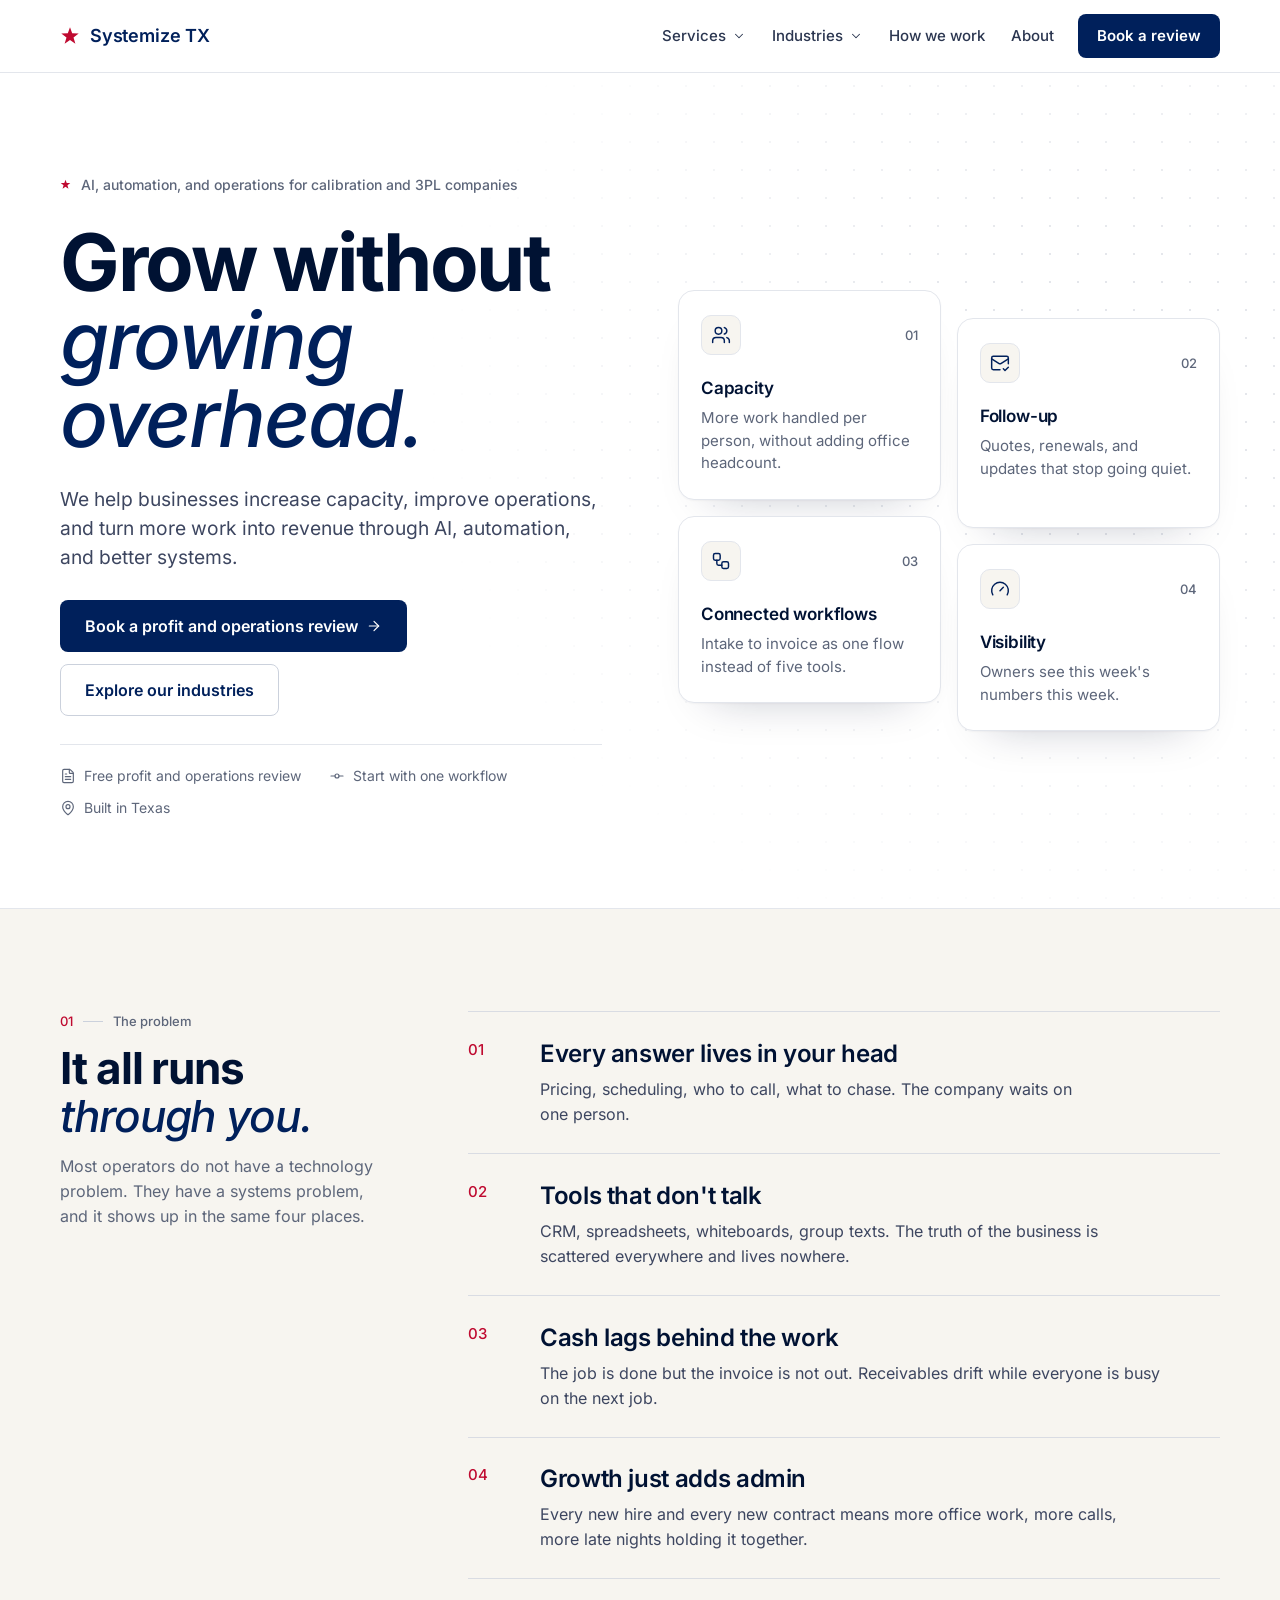
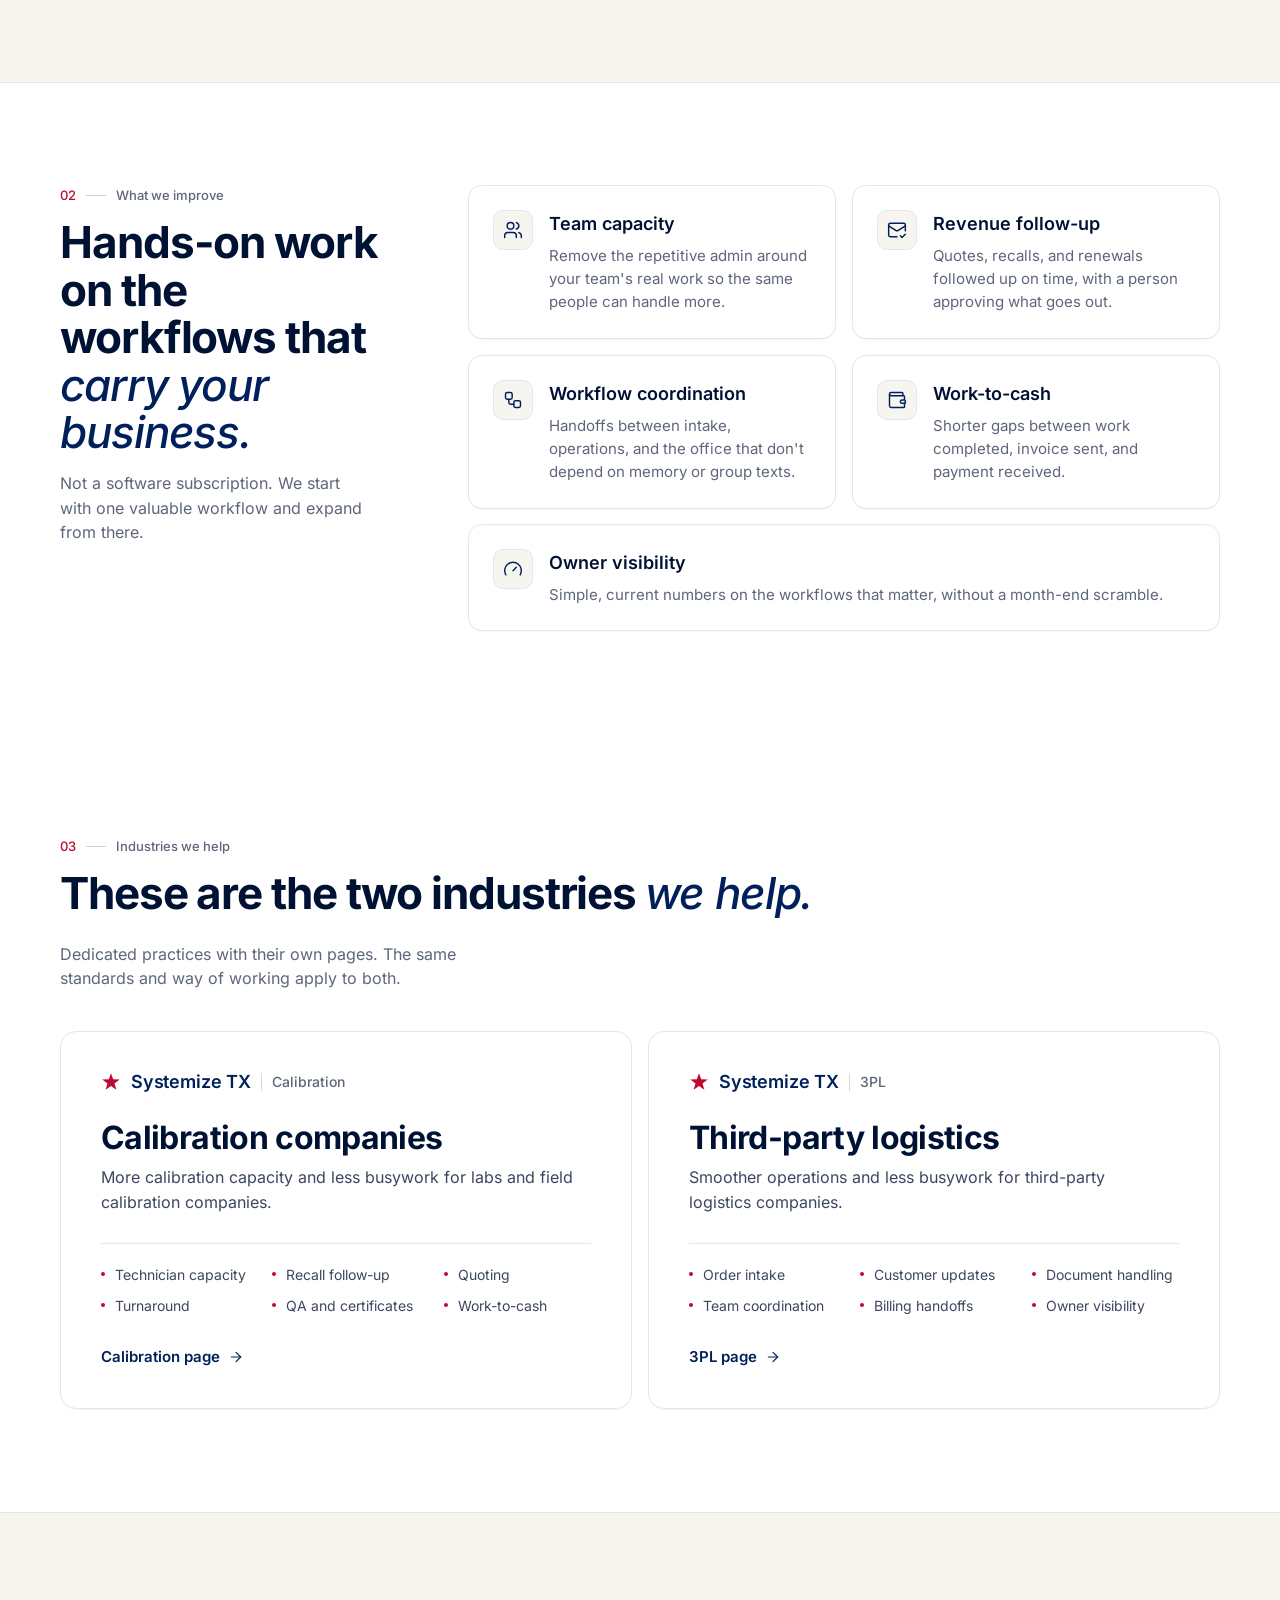
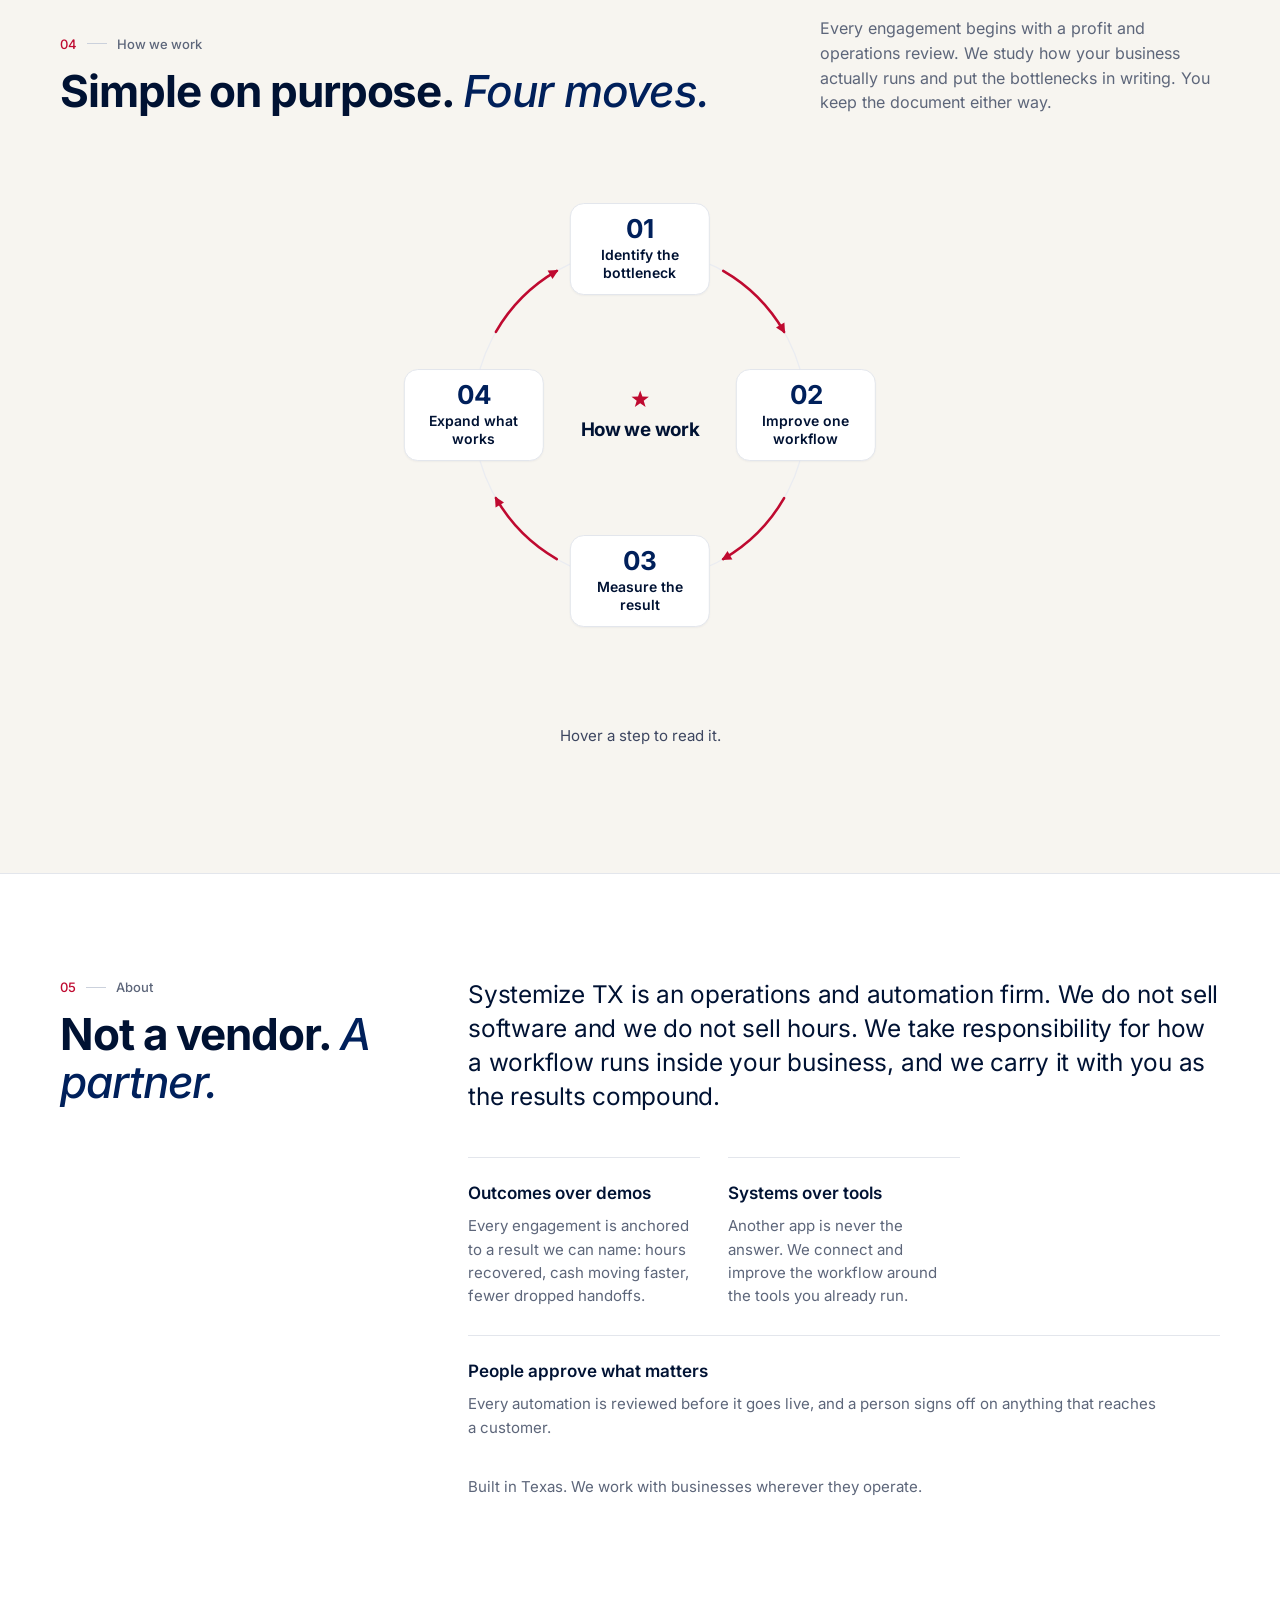
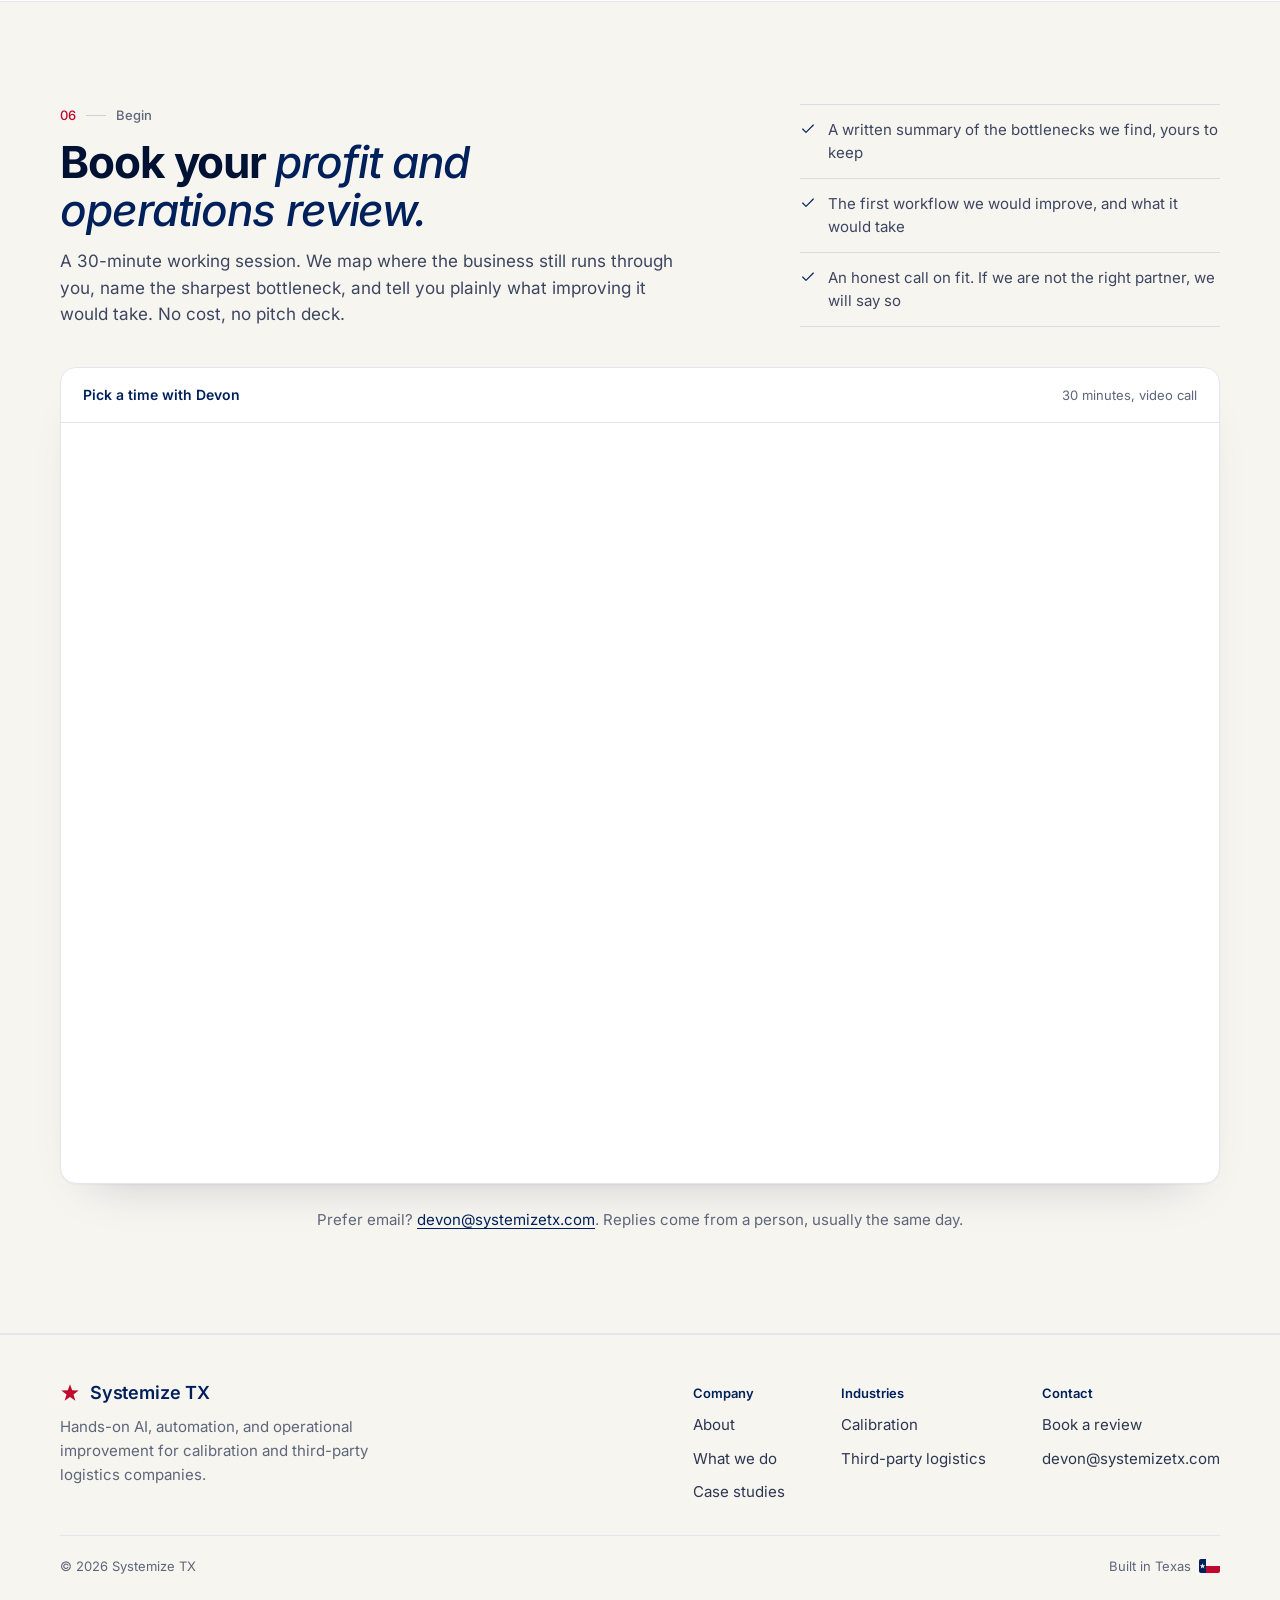
<file: index.html>
<!DOCTYPE html>
<html lang="en">
<head>
<meta charset="utf-8" />
<meta name="viewport" content="width=device-width, initial-scale=1" />
<title>Systemize TX | Grow without growing overhead.</title>
<meta name="description" content="Systemize TX helps businesses increase capacity, improve operations, and turn more work into revenue through AI, automation, and better systems." />
<link rel="canonical" href="https://systemizetx.com/" />
<meta name="theme-color" content="#00205B" />
<meta property="og:type" content="website" />
<meta property="og:site_name" content="Systemize TX" />
<meta property="og:title" content="Systemize TX | Grow without growing overhead." />
<meta property="og:description" content="Systemize TX helps businesses increase capacity, improve operations, and turn more work into revenue through AI, automation, and better systems." />
<meta property="og:url" content="https://systemizetx.com/" />
<meta name="twitter:card" content="summary" />
<link rel="icon" type="image/svg+xml" href="data:image/svg+xml,%3Csvg xmlns='http://www.w3.org/2000/svg' viewBox='0 0 100 100'%3E%3Crect width='100' height='100' fill='%2300205B'/%3E%3Cpath d='M50 18l7.8 21.8 23.2.6-18.4 14.2 6.6 22.2L50 63.6 30.8 76.8l6.6-22.2L19 40.4l23.2-.6z' fill='%23BF0A30'/%3E%3C/svg%3E" />
<link rel="apple-touch-icon" href="data:image/svg+xml,%3Csvg xmlns='http://www.w3.org/2000/svg' viewBox='0 0 100 100'%3E%3Crect width='100' height='100' fill='%2300205B'/%3E%3Cpath d='M50 18l7.8 21.8 23.2.6-18.4 14.2 6.6 22.2L50 63.6 30.8 76.8l6.6-22.2L19 40.4l23.2-.6z' fill='%23BF0A30'/%3E%3C/svg%3E" />
<link rel="preload" href="assets/fonts/inter-400-normal.woff2" as="font" type="font/woff2" crossorigin />
<link rel="preload" href="assets/fonts/inter-700-normal.woff2" as="font" type="font/woff2" crossorigin />
<link rel="stylesheet" href="css/style.css" />
<script>document.documentElement.className += " js";</script>
</head>
<body>
<a class="stx-skip" href="#main">Skip to content</a>
<svg class="stx-sprite" aria-hidden="true" focusable="false" xmlns="http://www.w3.org/2000/svg"><defs><symbol id="i-users" viewBox="0 0 24 24"><path d="M16 21v-2a4 4 0 0 0-4-4H6a4 4 0 0 0-4 4v2" /><path d="M16 3.128a4 4 0 0 1 0 7.744" /><path d="M22 21v-2a4 4 0 0 0-3-3.87" /><circle cx="9" cy="7" r="4" /></symbol><symbol id="i-mail-check" viewBox="0 0 24 24"><path d="M22 13V6a2 2 0 0 0-2-2H4a2 2 0 0 0-2 2v12c0 1.1.9 2 2 2h8" /><path d="m22 7-8.97 5.7a1.94 1.94 0 0 1-2.06 0L2 7" /><path d="m16 19 2 2 4-4" /></symbol><symbol id="i-workflow" viewBox="0 0 24 24"><rect width="8" height="8" x="3" y="3" rx="2" /><path d="M7 11v4a2 2 0 0 0 2 2h4" /><rect width="8" height="8" x="13" y="13" rx="2" /></symbol><symbol id="i-gauge" viewBox="0 0 24 24"><path d="m12 14 4-4" /><path d="M3.34 19a10 10 0 1 1 17.32 0" /></symbol><symbol id="i-wallet" viewBox="0 0 24 24"><path d="M19 7V4a1 1 0 0 0-1-1H5a2 2 0 0 0 0 4h15a1 1 0 0 1 1 1v4h-3a2 2 0 0 0 0 4h3a1 1 0 0 0 1-1v-2a1 1 0 0 0-1-1" /><path d="M3 5v14a2 2 0 0 0 2 2h15a1 1 0 0 0 1-1v-4" /></symbol><symbol id="i-receipt" viewBox="0 0 24 24"><path d="M12 17V7" /><path d="M16 8h-6a2 2 0 0 0 0 4h4a2 2 0 0 1 0 4H8" /><path d="M4 3a1 1 0 0 1 1-1 1.3 1.3 0 0 1 .7.2l.933.6a1.3 1.3 0 0 0 1.4 0l.934-.6a1.3 1.3 0 0 1 1.4 0l.933.6a1.3 1.3 0 0 0 1.4 0l.933-.6a1.3 1.3 0 0 1 1.4 0l.934.6a1.3 1.3 0 0 0 1.4 0l.933-.6A1.3 1.3 0 0 1 19 2a1 1 0 0 1 1 1v18a1 1 0 0 1-1 1 1.3 1.3 0 0 1-.7-.2l-.933-.6a1.3 1.3 0 0 0-1.4 0l-.934.6a1.3 1.3 0 0 1-1.4 0l-.933-.6a1.3 1.3 0 0 0-1.4 0l-.933.6a1.3 1.3 0 0 1-1.4 0l-.934-.6a1.3 1.3 0 0 0-1.4 0l-.933.6a1.3 1.3 0 0 1-.7.2 1 1 0 0 1-1-1z" /></symbol><symbol id="i-timer" viewBox="0 0 24 24"><line x1="10" x2="14" y1="2" y2="2" /><line x1="12" x2="15" y1="14" y2="11" /><circle cx="12" cy="14" r="8" /></symbol><symbol id="i-file-check" viewBox="0 0 24 24"><path d="M6 22a2 2 0 0 1-2-2V4a2 2 0 0 1 2-2h8a2.4 2.4 0 0 1 1.704.706l3.588 3.588A2.4 2.4 0 0 1 20 8v12a2 2 0 0 1-2 2z" /><path d="M14 2v5a1 1 0 0 0 1 1h5" /><path d="m9 15 2 2 4-4" /></symbol><symbol id="i-file-text" viewBox="0 0 24 24"><path d="M6 22a2 2 0 0 1-2-2V4a2 2 0 0 1 2-2h8a2.4 2.4 0 0 1 1.704.706l3.588 3.588A2.4 2.4 0 0 1 20 8v12a2 2 0 0 1-2 2z" /><path d="M14 2v5a1 1 0 0 0 1 1h5" /><path d="M10 9H8" /><path d="M16 13H8" /><path d="M16 17H8" /></symbol><symbol id="i-bell-ring" viewBox="0 0 24 24"><path d="M10.268 21a2 2 0 0 0 3.464 0" /><path d="M22 8c0-2.3-.8-4.3-2-6" /><path d="M3.262 15.326A1 1 0 0 0 4 17h16a1 1 0 0 0 .74-1.673C19.41 13.956 18 12.499 18 8A6 6 0 0 0 6 8c0 4.499-1.411 5.956-2.738 7.326" /><path d="M4 2C2.8 3.7 2 5.7 2 8" /></symbol><symbol id="i-badge-check" viewBox="0 0 24 24"><path d="M3.85 8.62a4 4 0 0 1 4.78-4.77 4 4 0 0 1 6.74 0 4 4 0 0 1 4.78 4.78 4 4 0 0 1 0 6.74 4 4 0 0 1-4.77 4.78 4 4 0 0 1-6.75 0 4 4 0 0 1-4.78-4.77 4 4 0 0 1 0-6.76Z" /><path d="m16 9-5.5 5.5L8 12" /></symbol><symbol id="i-user-check" viewBox="0 0 24 24"><path d="m16 11 2 2 4-4" /><path d="M16 21v-2a4 4 0 0 0-4-4H6a4 4 0 0 0-4 4v2" /><circle cx="9" cy="7" r="4" /></symbol><symbol id="i-ruler" viewBox="0 0 24 24"><path d="M21.3 15.3a2.4 2.4 0 0 1 0 3.4l-2.6 2.6a2.4 2.4 0 0 1-3.4 0L2.7 8.7a2.41 2.41 0 0 1 0-3.4l2.6-2.6a2.41 2.41 0 0 1 3.4 0Z" /><path d="m14.5 12.5 2-2" /><path d="m11.5 9.5 2-2" /><path d="m8.5 6.5 2-2" /><path d="m17.5 15.5 2-2" /></symbol><symbol id="i-plug" viewBox="0 0 24 24"><path d="M12 22v-5" /><path d="M15 8V2" /><path d="M17 8a1 1 0 0 1 1 1v4a4 4 0 0 1-4 4h-4a4 4 0 0 1-4-4V9a1 1 0 0 1 1-1z" /><path d="M9 8V2" /></symbol><symbol id="i-inbox" viewBox="0 0 24 24"><polyline points="22 12 16 12 14 15 10 15 8 12 2 12" /><path d="M5.45 5.11 2 12v6a2 2 0 0 0 2 2h16a2 2 0 0 0 2-2v-6l-3.45-6.89A2 2 0 0 0 16.76 4H7.24a2 2 0 0 0-1.79 1.11z" /></symbol><symbol id="i-messages-square" viewBox="0 0 24 24"><path d="M16 10a2 2 0 0 1-2 2H6.828a2 2 0 0 0-1.414.586l-2.202 2.202A.71.71 0 0 1 2 14.286V4a2 2 0 0 1 2-2h10a2 2 0 0 1 2 2z" /><path d="M20 9a2 2 0 0 1 2 2v10.286a.71.71 0 0 1-1.212.502l-2.202-2.202A2 2 0 0 0 17.172 19H10a2 2 0 0 1-2-2v-1" /></symbol><symbol id="i-truck" viewBox="0 0 24 24"><path d="M14 18V6a2 2 0 0 0-2-2H4a2 2 0 0 0-2 2v11a1 1 0 0 0 1 1h2" /><path d="M15 18H9" /><path d="M19 18h2a1 1 0 0 0 1-1v-3.65a1 1 0 0 0-.22-.624l-3.48-4.35A1 1 0 0 0 17.52 8H14" /><circle cx="17" cy="18" r="2" /><circle cx="7" cy="18" r="2" /></symbol><symbol id="i-trending-up" viewBox="0 0 24 24"><path d="M16 7h6v6" /><path d="m22 7-8.5 8.5-5-5L2 17" /></symbol><symbol id="i-unplug" viewBox="0 0 24 24"><path d="m19 5 3-3" /><path d="m2 22 3-3" /><path d="M6.3 20.3a2.4 2.4 0 0 0 3.4 0L12 18l-6-6-2.3 2.3a2.4 2.4 0 0 0 0 3.4Z" /><path d="M7.5 13.5 10 11" /><path d="M10.5 16.5 13 14" /><path d="m12 6 6 6 2.3-2.3a2.4 2.4 0 0 0 0-3.4l-2.6-2.6a2.4 2.4 0 0 0-3.4 0Z" /></symbol><symbol id="i-brain" viewBox="0 0 24 24"><path d="M12 18V5" /><path d="M15 13a4.17 4.17 0 0 1-3-4 4.17 4.17 0 0 1-3 4" /><path d="M17.598 6.5A3 3 0 1 0 12 5a3 3 0 1 0-5.598 1.5" /><path d="M17.997 5.125a4 4 0 0 1 2.526 5.77" /><path d="M18 18a4 4 0 0 0 2-7.464" /><path d="M19.967 17.483A4 4 0 1 1 12 18a4 4 0 1 1-7.967-.517" /><path d="M6 18a4 4 0 0 1-2-7.464" /><path d="M6.003 5.125a4 4 0 0 0-2.526 5.77" /></symbol><symbol id="i-hourglass" viewBox="0 0 24 24"><path d="M5 22h14" /><path d="M5 2h14" /><path d="M17 22v-4.172a2 2 0 0 0-.586-1.414L12 12l-4.414 4.414A2 2 0 0 0 7 17.828V22" /><path d="M7 2v4.172a2 2 0 0 0 .586 1.414L12 12l4.414-4.414A2 2 0 0 0 17 6.172V2" /></symbol><symbol id="i-target" viewBox="0 0 24 24"><circle cx="12" cy="12" r="10" /><circle cx="12" cy="12" r="6" /><circle cx="12" cy="12" r="2" /></symbol><symbol id="i-wrench" viewBox="0 0 24 24"><path d="M14.7 6.3a1 1 0 0 0 0 1.4l1.6 1.6a1 1 0 0 0 1.4 0l3.106-3.105c.32-.322.863-.22.983.218a6 6 0 0 1-8.259 7.057l-7.91 7.91a1 1 0 0 1-2.999-3l7.91-7.91a6 6 0 0 1 7.057-8.259c.438.12.54.662.219.984z" /></symbol><symbol id="i-arrow-right" viewBox="0 0 24 24"><path d="M5 12h14" /><path d="m12 5 7 7-7 7" /></symbol><symbol id="i-check" viewBox="0 0 24 24"><path d="M20 6 9 17l-5-5" /></symbol><symbol id="i-chevron-down" viewBox="0 0 24 24"><path d="m6 9 6 6 6-6" /></symbol><symbol id="i-x" viewBox="0 0 24 24"><path d="M18 6 6 18" /><path d="m6 6 12 12" /></symbol><symbol id="i-git-commit-horizontal" viewBox="0 0 24 24"><circle cx="12" cy="12" r="3" /><line x1="3" x2="9" y1="12" y2="12" /><line x1="15" x2="21" y1="12" y2="12" /></symbol><symbol id="i-map-pin" viewBox="0 0 24 24"><path d="M20 10c0 4.993-5.539 10.193-7.399 11.799a1 1 0 0 1-1.202 0C9.539 20.193 4 14.993 4 10a8 8 0 0 1 16 0" /><circle cx="12" cy="10" r="3" /></symbol></defs></svg>
<div class="stx-header-spacer" aria-hidden="true"></div>
<header class="stx-header" id="stxHeader">
  <div class="stx-progress" aria-hidden="true"><div class="stx-progress__fill" id="stxProgress"></div></div>
  <div class="stx-bar">
    <a class="stx-logo" href="./" aria-label="Systemize TX, home"><svg class="stx-logo__star" viewBox="0 0 100 100" aria-hidden="true"><path d="M50 6l10.9 30.6 32.5.8-25.8 19.9 9.3 31.1L50 69.9 23.1 88.4l9.3-31.1L6.6 37.4l32.5-.8z" fill="currentColor"/></svg><span class="stx-logo__word">Systemize TX</span></a>
    <nav class="stx-nav-d" aria-label="Primary">
        <div class="stx-drop">
          <button type="button" class="stx-nav-d__trigger stx-drop__trigger" aria-haspopup="true" aria-expanded="false" aria-controls="stx-drop-services">Services <svg class="stx-i stx-i--14" viewBox="0 0 24 24" aria-hidden="true"><use href="#i-chevron-down"></use></svg></button>
          <div class="stx-drop__panel" id="stx-drop-services">
            <div class="stx-drop__card">
              <a href="#services"><strong>What we improve</strong><span>Capacity, follow-up, coordination, work-to-cash</span></a>
              <a href="#how"><strong>How we work</strong><span>One workflow first, then expand</span></a>
              <a href="services/"><strong>What we do</strong><span>The engagement, phase by phase</span></a>
              <a href="case-studies/"><strong>Case studies</strong><span>Challenge, build, outcome</span></a>
            </div>
          </div>
        </div>
        <div class="stx-drop">
          <button type="button" class="stx-nav-d__trigger stx-drop__trigger" aria-haspopup="true" aria-expanded="false" aria-controls="stx-drop-industries">Industries <svg class="stx-i stx-i--14" viewBox="0 0 24 24" aria-hidden="true"><use href="#i-chevron-down"></use></svg></button>
          <div class="stx-drop__panel" id="stx-drop-industries">
            <div class="stx-drop__card">
              <a href="industries/calibration/"><strong>Calibration</strong><span>Labs and field calibration companies</span></a>
              <a href="industries/3pl/"><strong>Third-party logistics</strong><span>3PL operations of any model</span></a>
            </div>
          </div>
        </div>
      <a href="#how">How we work</a>
      <a href="#about">About</a>
      <a class="stx-btn stx-btn--primary stx-btn--sm" href="#book" data-book="general">Book a review</a>
    </nav>
    <button type="button" class="stx-burger" id="stxBurger" aria-label="Open menu" aria-expanded="false" aria-controls="stx-mobile-menu">
      <span></span><span></span><span></span>
    </button>
  </div>
  <nav class="stx-nav-m" id="stx-mobile-menu" aria-label="Primary, mobile">
    <div class="stx-nav-m__inner">
      <span class="stx-nav-m__group">Services</span>
      <a href="#services">What we improve</a>
      <a href="#how">How we work</a>
      <a href="services/">What we do</a>
      <a href="case-studies/">Case studies</a>
      <span class="stx-nav-m__group">Industries</span>
      <a href="industries/calibration/">Calibration</a>
      <a href="industries/3pl/">Third-party logistics</a>
      <span class="stx-nav-m__group">More</span>
      <a href="#how">How we work</a>
      <a href="#about">About</a>
      <a class="stx-btn stx-btn--primary stx-btn--block" href="#book" data-book="general">Book a review</a>
    </div>
  </nav>
</header>
<main id="main">

<section class="stx-hero" aria-labelledby="hero-title">
  <div class="stx-hero__dots" aria-hidden="true"></div>
  <div class="stx-wrap stx-hero__grid">
    <div class="stx-hero__copy">
      <p class="stx-hero__eyebrow" data-reveal><svg class="" viewBox="0 0 100 100" width="11" height="11" aria-hidden="true"><path d="M50 6l10.9 30.6 32.5.8-25.8 19.9 9.3 31.1L50 69.9 23.1 88.4l9.3-31.1L6.6 37.4l32.5-.8z" fill="currentColor"/></svg>AI, automation, and operations for calibration and 3PL companies</p>
      <h1 class="stx-hero__h1" id="hero-title" data-reveal style="--d:0.08s;">Grow without <em>growing overhead.</em></h1>
      <p class="stx-hero__lede" data-reveal style="--d:0.16s;">We help businesses increase capacity, improve operations, and turn more work into revenue through AI, automation, and better systems.</p>
      <div class="stx-hero__actions" data-reveal style="--d:0.24s;">
        <a class="stx-btn stx-btn--primary" href="#book" data-book="general">Book a profit and operations review <svg class="stx-i stx-i--16" viewBox="0 0 24 24" aria-hidden="true"><use href="#i-arrow-right"></use></svg></a>
        <a class="stx-btn stx-btn--secondary" href="#industries">Explore our industries</a>
      </div>
      <ul class="stx-hero__meta" data-reveal style="--d:0.32s;">
        <li><svg class="stx-i stx-i--16" viewBox="0 0 24 24" aria-hidden="true"><use href="#i-file-text"></use></svg>Free profit and operations review</li>
        <li><svg class="stx-i stx-i--16" viewBox="0 0 24 24" aria-hidden="true"><use href="#i-git-commit-horizontal"></use></svg>Start with one workflow</li>
        <li><svg class="stx-i stx-i--16" viewBox="0 0 24 24" aria-hidden="true"><use href="#i-map-pin"></use></svg>Built in Texas</li>
      </ul>
    </div>
    <div class="stx-herocards" data-reveal style="--d:0.20s;" role="img" aria-label="Four things that improve: capacity, follow-up, connected workflows, visibility">
      
        <div class="stx-herocard">
          <div class="stx-herocard__top">
            <span class="stx-tile"><svg class="stx-i" viewBox="0 0 24 24" aria-hidden="true"><use href="#i-users"></use></svg></span>
            <span class="stx-herocard__no">01</span>
          </div>
          <div class="stx-herocard__text">
            <strong>Capacity</strong>
            <span class="stx-herocard__body">More work handled per person, without adding office headcount.</span>
          </div>
        </div>
        <div class="stx-herocard stx-herocard--offset">
          <div class="stx-herocard__top">
            <span class="stx-tile"><svg class="stx-i" viewBox="0 0 24 24" aria-hidden="true"><use href="#i-mail-check"></use></svg></span>
            <span class="stx-herocard__no">02</span>
          </div>
          <div class="stx-herocard__text">
            <strong>Follow-up</strong>
            <span class="stx-herocard__body">Quotes, renewals, and updates that stop going quiet.</span>
          </div>
        </div>
        <div class="stx-herocard">
          <div class="stx-herocard__top">
            <span class="stx-tile"><svg class="stx-i" viewBox="0 0 24 24" aria-hidden="true"><use href="#i-workflow"></use></svg></span>
            <span class="stx-herocard__no">03</span>
          </div>
          <div class="stx-herocard__text">
            <strong>Connected workflows</strong>
            <span class="stx-herocard__body">Intake to invoice as one flow instead of five tools.</span>
          </div>
        </div>
        <div class="stx-herocard stx-herocard--offset">
          <div class="stx-herocard__top">
            <span class="stx-tile"><svg class="stx-i" viewBox="0 0 24 24" aria-hidden="true"><use href="#i-gauge"></use></svg></span>
            <span class="stx-herocard__no">04</span>
          </div>
          <div class="stx-herocard__text">
            <strong>Visibility</strong>
            <span class="stx-herocard__body">Owners see this week's numbers this week.</span>
          </div>
        </div>
    </div>
  </div>
</section>

<section class="stx-sec stx-sec--paper" aria-labelledby="problems-title">
  <div class="stx-wrap stx-split">
    <div class="stx-split__head" data-reveal>
      <span class="stx-eyebrow"><span class="stx-eyebrow__no">01</span><span class="stx-eyebrow__rule" aria-hidden="true"></span>The problem</span>
      <h2 class="stx-h2" id="problems-title">It all runs <em>through you.</em></h2>
      <p class="stx-intro">Most operators do not have a technology problem. They have a systems problem, and it shows up in the same four places.</p>
    </div>
    <ol class="stx-split__body stx-rows">
      
      <li class="stx-row" data-reveal style="--d:0.00s;">
        <span class="stx-row__no">01</span>
        <div>
          <h3>Every answer lives in your head</h3>
          <p>Pricing, scheduling, who to call, what to chase. The company waits on one person.</p>
        </div>
      </li>
      <li class="stx-row" data-reveal style="--d:0.11s;">
        <span class="stx-row__no">02</span>
        <div>
          <h3>Tools that don't talk</h3>
          <p>CRM, spreadsheets, whiteboards, group texts. The truth of the business is scattered everywhere and lives nowhere.</p>
        </div>
      </li>
      <li class="stx-row" data-reveal style="--d:0.22s;">
        <span class="stx-row__no">03</span>
        <div>
          <h3>Cash lags behind the work</h3>
          <p>The job is done but the invoice is not out. Receivables drift while everyone is busy on the next job.</p>
        </div>
      </li>
      <li class="stx-row" data-reveal style="--d:0.33s;">
        <span class="stx-row__no">04</span>
        <div>
          <h3>Growth just adds admin</h3>
          <p>Every new hire and every new contract means more office work, more calls, more late nights holding it together.</p>
        </div>
      </li>
    </ol>
  </div>
</section>

<section class="stx-sec" id="services" aria-labelledby="improve-title">
  <div class="stx-wrap stx-split">
    <div class="stx-split__head" data-reveal>
      <span class="stx-eyebrow"><span class="stx-eyebrow__no">02</span><span class="stx-eyebrow__rule" aria-hidden="true"></span>What we improve</span>
      <h2 class="stx-h2" id="improve-title">Hands-on work on the workflows that <em>carry your business.</em></h2>
      <p class="stx-intro">Not a software subscription. We start with one valuable workflow and expand from there.</p>
    </div>
    <dl class="stx-split__body stx-dl">
      
        <div data-reveal style="--d:0.00s;">
          <span class="stx-tile"><svg class="stx-i" viewBox="0 0 24 24" aria-hidden="true"><use href="#i-users"></use></svg></span>
          <div>
            <dt>Team capacity</dt>
            <dd>Remove the repetitive admin around your team's real work so the same people can handle more.</dd>
          </div>
        </div>
        <div data-reveal style="--d:0.11s;">
          <span class="stx-tile"><svg class="stx-i" viewBox="0 0 24 24" aria-hidden="true"><use href="#i-mail-check"></use></svg></span>
          <div>
            <dt>Revenue follow-up</dt>
            <dd>Quotes, recalls, and renewals followed up on time, with a person approving what goes out.</dd>
          </div>
        </div>
        <div data-reveal style="--d:0.22s;">
          <span class="stx-tile"><svg class="stx-i" viewBox="0 0 24 24" aria-hidden="true"><use href="#i-workflow"></use></svg></span>
          <div>
            <dt>Workflow coordination</dt>
            <dd>Handoffs between intake, operations, and the office that don't depend on memory or group texts.</dd>
          </div>
        </div>
        <div data-reveal style="--d:0.33s;">
          <span class="stx-tile"><svg class="stx-i" viewBox="0 0 24 24" aria-hidden="true"><use href="#i-wallet"></use></svg></span>
          <div>
            <dt>Work-to-cash</dt>
            <dd>Shorter gaps between work completed, invoice sent, and payment received.</dd>
          </div>
        </div>
        <div data-reveal style="--d:0.44s;" class="stx-span-full">
          <span class="stx-tile"><svg class="stx-i" viewBox="0 0 24 24" aria-hidden="true"><use href="#i-gauge"></use></svg></span>
          <div>
            <dt>Owner visibility</dt>
            <dd>Simple, current numbers on the workflows that matter, without a month-end scramble.</dd>
          </div>
        </div>
    </dl>
  </div>
</section>

<section class="stx-sec" id="industries" aria-labelledby="industries-title">
  <div class="stx-wrap">
    <div class="stx-headrow" data-reveal>
      <div class="stx-headrow__main">
        <span class="stx-eyebrow"><span class="stx-eyebrow__no">03</span><span class="stx-eyebrow__rule" aria-hidden="true"></span>Industries we help</span>
        <h2 class="stx-h2" id="industries-title">These are the two industries <em>we help.</em></h2>
      </div>
      <p class="stx-headrow__desc">Dedicated practices with their own pages. The same standards and way of working apply to both.</p>
    </div>
    <div class="stx-inds">
      
      <a class="stx-ind" href="industries/calibration/" data-reveal style="--d:0.00s;">
        <span class="stx-logo"><svg class="stx-logo__star" viewBox="0 0 100 100" aria-hidden="true"><path d="M50 6l10.9 30.6 32.5.8-25.8 19.9 9.3 31.1L50 69.9 23.1 88.4l9.3-31.1L6.6 37.4l32.5-.8z" fill="currentColor"/></svg><span class="stx-logo__word">Systemize TX</span><span class="stx-logo__rule" aria-hidden="true"></span><span class="stx-logo__label">Calibration</span></span>
        <div>
          <h3>Calibration companies</h3>
          <p>More calibration capacity and less busywork for labs and field calibration companies.</p>
        </div>
        <ul class="stx-ind__tags">
          <li>Technician capacity</li>
          <li>Recall follow-up</li>
          <li>Quoting</li>
          <li>Turnaround</li>
          <li>QA and certificates</li>
          <li>Work-to-cash</li>
        </ul>
        <span class="stx-arrowlink">Calibration page <svg class="stx-i stx-i--16" viewBox="0 0 24 24" aria-hidden="true"><use href="#i-arrow-right"></use></svg></span>
      </a>
      <a class="stx-ind" href="industries/3pl/" data-reveal style="--d:0.12s;">
        <span class="stx-logo"><svg class="stx-logo__star" viewBox="0 0 100 100" aria-hidden="true"><path d="M50 6l10.9 30.6 32.5.8-25.8 19.9 9.3 31.1L50 69.9 23.1 88.4l9.3-31.1L6.6 37.4l32.5-.8z" fill="currentColor"/></svg><span class="stx-logo__word">Systemize TX</span><span class="stx-logo__rule" aria-hidden="true"></span><span class="stx-logo__label">3PL</span></span>
        <div>
          <h3>Third-party logistics</h3>
          <p>Smoother operations and less busywork for third-party logistics companies.</p>
        </div>
        <ul class="stx-ind__tags">
          <li>Order intake</li>
          <li>Customer updates</li>
          <li>Document handling</li>
          <li>Team coordination</li>
          <li>Billing handoffs</li>
          <li>Owner visibility</li>
        </ul>
        <span class="stx-arrowlink">3PL page <svg class="stx-i stx-i--16" viewBox="0 0 24 24" aria-hidden="true"><use href="#i-arrow-right"></use></svg></span>
      </a>
    </div>
  </div>
</section>

<section class="stx-sec stx-sec--paper" id="how" aria-labelledby="how-title">
  <div class="stx-wrap">
    <div class="stx-headrow" data-reveal>
      <div class="stx-headrow__main">
        <span class="stx-eyebrow"><span class="stx-eyebrow__no">04</span><span class="stx-eyebrow__rule" aria-hidden="true"></span>How we work</span>
        <h2 class="stx-h2" id="how-title">Simple on purpose. <em>Four moves.</em></h2>
      </div>
      <p class="stx-headrow__desc">Every engagement begins with a profit and operations review. We study how your business actually runs and put the bottlenecks in writing. You keep the document either way.</p>
    </div>
    <div data-reveal>
<div class="stx-ringwrap">
  <div class="stx-ringbox">
    <div class="stx-ring">
      <svg viewBox="0 0 400 400" aria-hidden="true">
        <defs>
          <marker id="stx-arrow" viewBox="0 0 12 12" refX="9" refY="6" markerWidth="4.5" markerHeight="4.5" orient="auto">
            <path d="M 1 1 L 11 6 L 1 11 Z" fill="#BF0A30"/>
          </marker>
        </defs>
        <circle cx="200" cy="200" r="128" fill="none" stroke="#EAECF1" stroke-width="1"/>
        <g fill="none" stroke="#BF0A30" stroke-width="2" stroke-linecap="round" marker-end="url(#stx-arrow)">
          <path d="M 264 89.15 A 128 128 0 0 1 310.85 136"/>
          <path d="M 310.85 264 A 128 128 0 0 1 264 310.85"/>
          <path d="M 136 310.85 A 128 128 0 0 1 89.15 264"/>
          <path d="M 89.15 136 A 128 128 0 0 1 136 89.15"/>
        </g>
      </svg>
      <div class="stx-ringlayer stx-ringlayer--1">
        <div class="stx-ringnode">
          <div class="stx-ringnode__up">
            <button type="button" class="stx-ringcard" aria-describedby="stx-ring-caption"
              data-step-label="01 Identify the bottleneck" data-step-body="A short profit and operations review. We study how work actually moves and name where hours and dollars leak.">
              <span class="stx-ringcard__no">01</span>
              <span class="stx-ringcard__title">Identify the bottleneck</span>
            </button>
          </div>
        </div>
      </div>
      <div class="stx-ringlayer stx-ringlayer--2">
        <div class="stx-ringnode">
          <div class="stx-ringnode__up">
            <button type="button" class="stx-ringcard" aria-describedby="stx-ring-caption"
              data-step-label="02 Improve one workflow" data-step-body="We fix the most valuable bottleneck first. Every automation is reviewed before it goes live.">
              <span class="stx-ringcard__no">02</span>
              <span class="stx-ringcard__title">Improve one workflow</span>
            </button>
          </div>
        </div>
      </div>
      <div class="stx-ringlayer stx-ringlayer--3">
        <div class="stx-ringnode">
          <div class="stx-ringnode__up">
            <button type="button" class="stx-ringcard" aria-describedby="stx-ring-caption"
              data-step-label="03 Measure the result" data-step-body="Hours recovered, cash moving faster, fewer dropped handoffs, tracked against where you started.">
              <span class="stx-ringcard__no">03</span>
              <span class="stx-ringcard__title">Measure the result</span>
            </button>
          </div>
        </div>
      </div>
      <div class="stx-ringlayer stx-ringlayer--4">
        <div class="stx-ringnode">
          <div class="stx-ringnode__up">
            <button type="button" class="stx-ringcard" aria-describedby="stx-ring-caption"
              data-step-label="04 Expand what works" data-step-body="Once the first workflow holds, we move to the next one. Engagements grow with the results.">
              <span class="stx-ringcard__no">04</span>
              <span class="stx-ringcard__title">Expand what works</span>
            </button>
          </div>
        </div>
      </div>
    </div>
    <div class="stx-ringhub"><svg class="" viewBox="0 0 100 100" width="20" height="20" aria-hidden="true"><path d="M50 6l10.9 30.6 32.5.8-25.8 19.9 9.3 31.1L50 69.9 23.1 88.4l9.3-31.1L6.6 37.4l32.5-.8z" fill="currentColor"/></svg><span>How we work</span></div>
  </div>
  <div class="stx-ringcaption" id="stx-ring-caption" aria-live="polite">
    <span class="stx-ringcaption__label"></span>
    <p class="stx-ringcaption__body" data-hint="Hover a step to read it.">Hover a step to read it.</p>
  </div>
</div></div>
  </div>
</section>

<section class="stx-sec" id="about" aria-labelledby="about-title">
  <div class="stx-wrap stx-split">
    <div class="stx-split__head" data-reveal>
      <span class="stx-eyebrow"><span class="stx-eyebrow__no">05</span><span class="stx-eyebrow__rule" aria-hidden="true"></span>About</span>
      <h2 class="stx-h2" id="about-title">Not a vendor. <em>A partner.</em></h2>
    </div>
    <div class="stx-split__body">
      <p data-reveal style="font-size:var(--fs-statement);line-height:1.4;letter-spacing:-0.01em;color:var(--navy-deep);max-width:760px">Systemize TX is an operations and automation firm. We do not sell software and we do not sell hours. We take responsibility for how a workflow runs inside your business, and we carry it with you as the results compound.</p>
      <div style="display:grid;grid-template-columns:repeat(auto-fit,minmax(min(100%,220px),1fr));gap:28px;margin-top:44px">
        
        <div data-reveal style="--d:0.22s;border-top:1px solid var(--line);padding-top:22px">
          <h3 style="font-size:17px;font-weight:600;margin-bottom:8px">Outcomes over demos</h3>
          <p style="font-size:15px;line-height:1.55;color:var(--ink-muted)">Every engagement is anchored to a result we can name: hours recovered, cash moving faster, fewer dropped handoffs.</p>
        </div>
        <div data-reveal style="--d:0.33s;border-top:1px solid var(--line);padding-top:22px">
          <h3 style="font-size:17px;font-weight:600;margin-bottom:8px">Systems over tools</h3>
          <p style="font-size:15px;line-height:1.55;color:var(--ink-muted)">Another app is never the answer. We connect and improve the workflow around the tools you already run.</p>
        </div>
        <div data-reveal style="--d:0.44s;border-top:1px solid var(--line);padding-top:22px;grid-column:1 / -1">
          <h3 style="font-size:17px;font-weight:600;margin-bottom:8px">People approve what matters</h3>
          <p style="font-size:15px;line-height:1.55;color:var(--ink-muted)">Every automation is reviewed before it goes live, and a person signs off on anything that reaches a customer.</p>
        </div>
      </div>
      <p data-reveal style="--d:0.55s;font-size:15px;color:var(--ink-muted);margin-top:36px">Built in Texas. We work with businesses wherever they operate.</p>
    </div>
  </div>
</section>

<section class="stx-sec stx-sec--paper" id="book" aria-labelledby="book-title">
  <div class="stx-wrap" id="contact">
    <div class="stx-book__top">
      <div class="stx-book__copy" data-reveal>
        <span class="stx-eyebrow"><span class="stx-eyebrow__no">06</span><span class="stx-eyebrow__rule" aria-hidden="true"></span>Begin</span>
        <h2 class="stx-h2" id="book-title">Book your <em>profit and operations review.</em></h2>
        <p>A 30-minute working session. We map where the business still runs through you, name the sharpest bottleneck, and tell you plainly what improving it would take. No cost, no pitch deck.</p>
      </div>
      <ul class="stx-checks" data-reveal style="--d:0.11s;">
        <li><svg class="stx-i stx-i--16" viewBox="0 0 24 24" aria-hidden="true"><use href="#i-check"></use></svg>A written summary of the bottlenecks we find, yours to keep</li>
        <li><svg class="stx-i stx-i--16" viewBox="0 0 24 24" aria-hidden="true"><use href="#i-check"></use></svg>The first workflow we would improve, and what it would take</li>
        <li><svg class="stx-i stx-i--16" viewBox="0 0 24 24" aria-hidden="true"><use href="#i-check"></use></svg>An honest call on fit. If we are not the right partner, we will say so</li>
      </ul>
    </div>
    <div data-reveal>
      <div class="stx-cal">
        <div class="stx-cal__head">
          <span class="stx-cal__title">Pick a time with Devon</span>
          <span class="stx-cal__meta">30 minutes, video call</span>
        </div>
        <div id="my-cal-inline-systemize-discovery" class="stx-cal__embed"></div>
        <script>
        (function (C, A, L) { let p = function (a, ar) { a.q.push(ar); }; let d = C.document; C.Cal = C.Cal || function () { let cal = C.Cal; let ar = arguments; if (!cal.loaded) { cal.ns = {}; cal.q = cal.q || []; d.head.appendChild(d.createElement("script")).src = A; cal.loaded = true; } if (ar[0] === L) { const api = function () { p(api, arguments); }; const namespace = ar[1]; api.q = api.q || []; if (typeof namespace === "string") { cal.ns[namespace] = cal.ns[namespace] || api; p(cal.ns[namespace], ar); p(cal, ["initNamespace", namespace]); } else p(cal, ar); return; } p(cal, ar); }; })(window, "https://app.cal.com/embed/embed.js", "init");
        Cal("init", "systemize-discovery", { origin: "https://app.cal.com" });
        Cal.config = Cal.config || {};
        Cal.config.forwardQueryParams = true;
        Cal.ns["systemize-discovery"]("inline", {
          elementOrSelector: "#my-cal-inline-systemize-discovery",
          config: { layout: "month_view", useSlotsViewOnSmallScreen: "true", metadata: { industry: "general" } },
          calLink: "devonbooker/calibration-review"
        });
        Cal.ns["systemize-discovery"]("ui", { hideEventTypeDetails: false, layout: "month_view" });
        </script>
      </div></div>
    <p class="stx-book__fallback" data-reveal>Prefer email? <a href="mailto:devon@systemizetx.com?subject=Profit%20and%20operations%20review%20request">devon@systemizetx.com</a>. Replies come from a person, usually the same day.</p>
  </div>
</section>

</main>

<footer class="stx-footer">
  <div class="stx-footer__inner">
    <div class="stx-footer__top">
      <div class="stx-footer__brand">
        <a class="stx-logo" href="./" aria-label="Systemize TX, home"><svg class="stx-logo__star" viewBox="0 0 100 100" aria-hidden="true"><path d="M50 6l10.9 30.6 32.5.8-25.8 19.9 9.3 31.1L50 69.9 23.1 88.4l9.3-31.1L6.6 37.4l32.5-.8z" fill="currentColor"/></svg><span class="stx-logo__word">Systemize TX</span></a>
        <p>Hands-on AI, automation, and operational improvement for calibration and third-party logistics companies.</p>
      </div>
      <div class="stx-footer__navs">
        <nav aria-label="Company">
          <span>Company</span>
          <a href="about/">About</a>
          <a href="services/">What we do</a>
          <a href="case-studies/">Case studies</a>
        </nav>
        <nav aria-label="Industries">
          <span>Industries</span>
          <a href="industries/calibration/">Calibration</a>
          <a href="industries/3pl/">Third-party logistics</a>
        </nav>
        <nav aria-label="Contact">
          <span>Contact</span>
          <a href="#book" data-book="general">Book a review</a>
          <a href="mailto:devon@systemizetx.com">devon@systemizetx.com</a>
        </nav>
      </div>
    </div>
    <div class="stx-footer__base">
      <span>&copy; 2026 Systemize TX</span>
      <span class="stx-footer__tx">Built in Texas <svg aria-hidden="true" viewBox="0 0 30 20" width="21" height="14"><rect width="30" height="20" fill="#F7F5F0"/><rect width="10" height="20" fill="#00205B"/><rect x="10" y="10" width="20" height="10" fill="#BF0A30"/><path d="M5 6.2l1 2.75 2.9.08-2.3 1.78.83 2.79L5 11.94l-2.43 1.66.83-2.79-2.3-1.78 2.9-.08z" fill="#F7F5F0"/></svg></span>
    </div>
  </div>
</footer>
<div class="stx-dialog" id="stxBookDialog" hidden>
  <div class="stx-dialog__panel" role="dialog" aria-modal="true" aria-labelledby="stx-book-title">
    <div class="stx-dialog__head">
      <span>Profit and operations review</span>
      <button type="button" class="stx-dialog__close" data-dialog-close aria-label="Close"><svg class="stx-i stx-i--18" viewBox="0 0 24 24" aria-hidden="true"><use href="#i-x"></use></svg></button>
    </div>

    <div class="stx-dialog__body" id="stxBookPick">
      <div>
        <h2 id="stx-book-title">Which industry are you booking for?</h2>
        <p class="stx-dialog__sub">This routes you to the right calendar so the review is with the person who knows your operation.</p>
      </div>
      <div class="stx-dialog__opts">
        <a class="stx-opt" href="industries/calibration/#book" data-dialog-route>
          <span><strong>Calibration</strong><span>Labs and field calibration companies.</span></span>
          <svg class="stx-i stx-i--18" viewBox="0 0 24 24" aria-hidden="true"><use href="#i-arrow-right"></use></svg>
        </a>
        <a class="stx-opt" href="industries/3pl/#book" data-dialog-route>
          <span><strong>Third-party logistics</strong><span>3PL operations of any model.</span></span>
          <svg class="stx-i stx-i--18" viewBox="0 0 24 24" aria-hidden="true"><use href="#i-arrow-right"></use></svg>
        </a>
        <button type="button" class="stx-opt" data-dialog-step="form">
          <span><strong>Something else</strong><span>Tell us what you run and we will come back to you.</span></span>
          <svg class="stx-i stx-i--18" viewBox="0 0 24 24" aria-hidden="true"><use href="#i-arrow-right"></use></svg>
        </button>
      </div>
    </div>

    <form class="stx-dialog__body" id="stxBookForm" hidden novalidate>
      <div>
        <h2>Tell us what you run.</h2>
        <p class="stx-dialog__sub">We will read it and reply with the right next step, usually the same day.</p>
      </div>
      <div class="stx-fields">
        <label>Name<input type="text" name="name" required autocomplete="name" /></label>
        <label>Email<input type="email" name="email" required autocomplete="email" /></label>
        <label>Company<input type="text" name="company" autocomplete="organization" /></label>
        <label>What does your business do, and where is the bottleneck?<textarea name="detail" rows="4" required></textarea></label>
      </div>
      <div class="stx-dialog__actions">
        <button type="button" class="stx-btn stx-btn--secondary stx-btn--sm" data-dialog-step="pick">Back</button>
        <button type="submit" class="stx-btn stx-btn--primary stx-btn--sm">Send to devon <svg class="stx-i stx-i--16" viewBox="0 0 24 24" aria-hidden="true"><use href="#i-arrow-right"></use></svg></button>
      </div>
      <p class="stx-dialog__fine">This opens your email app with the message ready to send.</p>
    </form>
  </div>
</div>
<script src="js/main.js"></script>
</body>
</html>
</file>
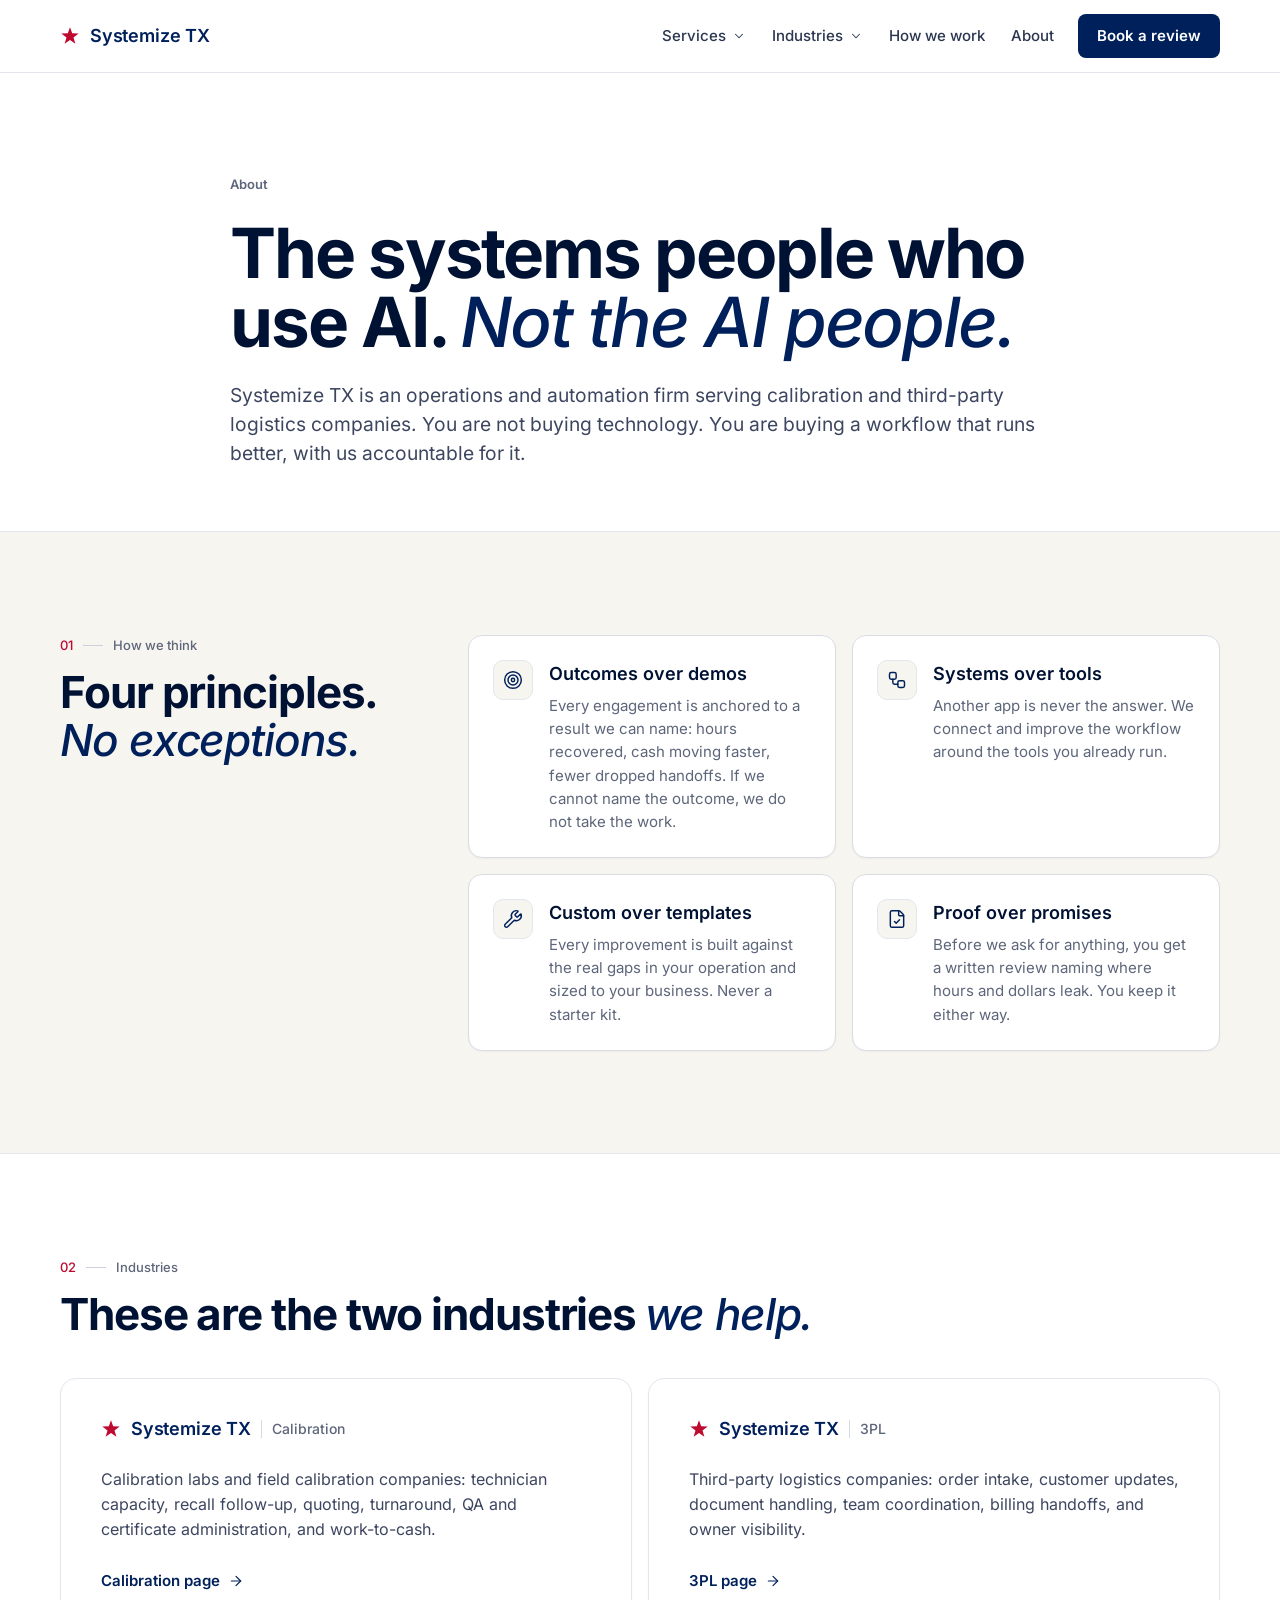
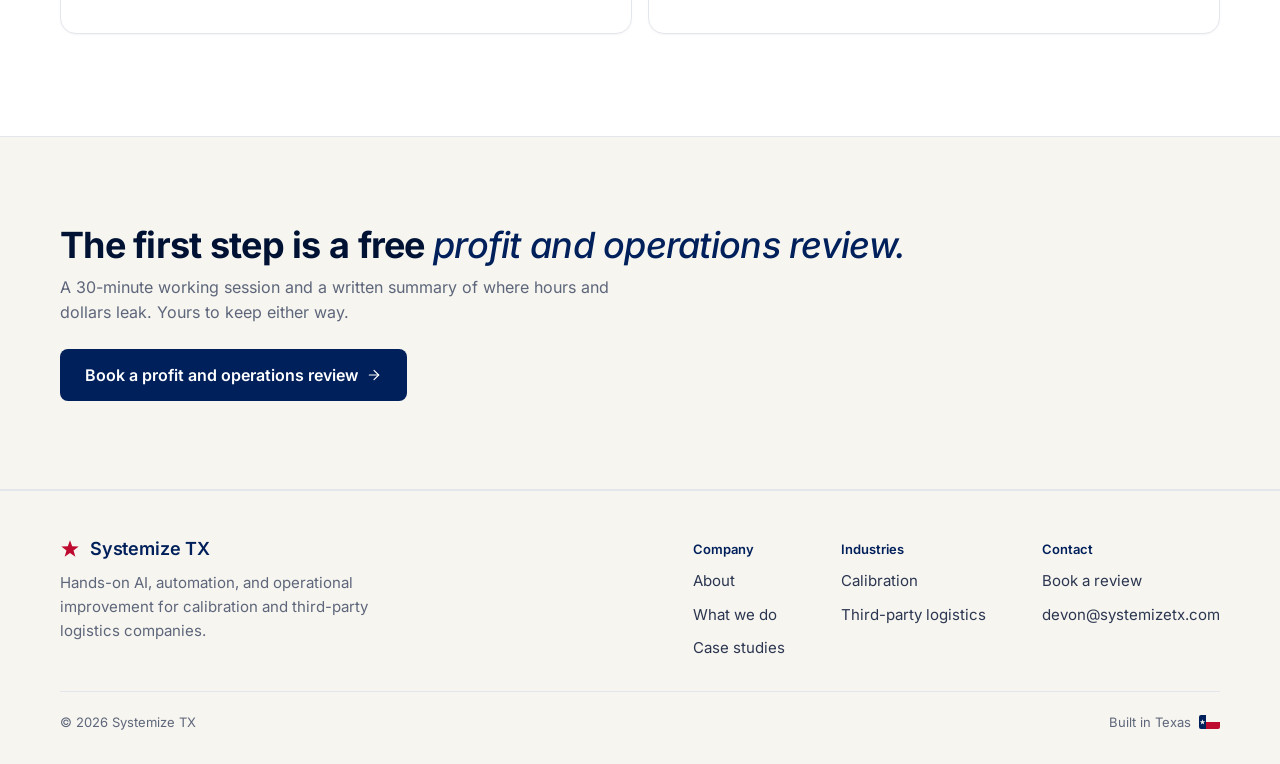
<file: about/index.html>
<!DOCTYPE html>
<html lang="en">
<head>
<meta charset="utf-8" />
<meta name="viewport" content="width=device-width, initial-scale=1" />
<title>About | Systemize TX</title>
<meta name="description" content="Systemize TX is an operations and automation firm serving calibration and third-party logistics companies." />
<link rel="canonical" href="https://systemizetx.com/about" />
<meta name="theme-color" content="#00205B" />
<meta property="og:type" content="website" />
<meta property="og:site_name" content="Systemize TX" />
<meta property="og:title" content="About | Systemize TX" />
<meta property="og:description" content="Systemize TX is an operations and automation firm serving calibration and third-party logistics companies." />
<meta property="og:url" content="https://systemizetx.com/about" />
<meta name="twitter:card" content="summary" />
<link rel="icon" type="image/svg+xml" href="data:image/svg+xml,%3Csvg xmlns='http://www.w3.org/2000/svg' viewBox='0 0 100 100'%3E%3Crect width='100' height='100' fill='%2300205B'/%3E%3Cpath d='M50 18l7.8 21.8 23.2.6-18.4 14.2 6.6 22.2L50 63.6 30.8 76.8l6.6-22.2L19 40.4l23.2-.6z' fill='%23BF0A30'/%3E%3C/svg%3E" />
<link rel="apple-touch-icon" href="data:image/svg+xml,%3Csvg xmlns='http://www.w3.org/2000/svg' viewBox='0 0 100 100'%3E%3Crect width='100' height='100' fill='%2300205B'/%3E%3Cpath d='M50 18l7.8 21.8 23.2.6-18.4 14.2 6.6 22.2L50 63.6 30.8 76.8l6.6-22.2L19 40.4l23.2-.6z' fill='%23BF0A30'/%3E%3C/svg%3E" />
<link rel="preload" href="../assets/fonts/inter-400-normal.woff2" as="font" type="font/woff2" crossorigin />
<link rel="preload" href="../assets/fonts/inter-700-normal.woff2" as="font" type="font/woff2" crossorigin />
<link rel="stylesheet" href="../css/style.css" />
<script>document.documentElement.className += " js";</script>
</head>
<body>
<a class="stx-skip" href="#main">Skip to content</a>
<svg class="stx-sprite" aria-hidden="true" focusable="false" xmlns="http://www.w3.org/2000/svg"><defs><symbol id="i-users" viewBox="0 0 24 24"><path d="M16 21v-2a4 4 0 0 0-4-4H6a4 4 0 0 0-4 4v2" /><path d="M16 3.128a4 4 0 0 1 0 7.744" /><path d="M22 21v-2a4 4 0 0 0-3-3.87" /><circle cx="9" cy="7" r="4" /></symbol><symbol id="i-mail-check" viewBox="0 0 24 24"><path d="M22 13V6a2 2 0 0 0-2-2H4a2 2 0 0 0-2 2v12c0 1.1.9 2 2 2h8" /><path d="m22 7-8.97 5.7a1.94 1.94 0 0 1-2.06 0L2 7" /><path d="m16 19 2 2 4-4" /></symbol><symbol id="i-workflow" viewBox="0 0 24 24"><rect width="8" height="8" x="3" y="3" rx="2" /><path d="M7 11v4a2 2 0 0 0 2 2h4" /><rect width="8" height="8" x="13" y="13" rx="2" /></symbol><symbol id="i-gauge" viewBox="0 0 24 24"><path d="m12 14 4-4" /><path d="M3.34 19a10 10 0 1 1 17.32 0" /></symbol><symbol id="i-wallet" viewBox="0 0 24 24"><path d="M19 7V4a1 1 0 0 0-1-1H5a2 2 0 0 0 0 4h15a1 1 0 0 1 1 1v4h-3a2 2 0 0 0 0 4h3a1 1 0 0 0 1-1v-2a1 1 0 0 0-1-1" /><path d="M3 5v14a2 2 0 0 0 2 2h15a1 1 0 0 0 1-1v-4" /></symbol><symbol id="i-receipt" viewBox="0 0 24 24"><path d="M12 17V7" /><path d="M16 8h-6a2 2 0 0 0 0 4h4a2 2 0 0 1 0 4H8" /><path d="M4 3a1 1 0 0 1 1-1 1.3 1.3 0 0 1 .7.2l.933.6a1.3 1.3 0 0 0 1.4 0l.934-.6a1.3 1.3 0 0 1 1.4 0l.933.6a1.3 1.3 0 0 0 1.4 0l.933-.6a1.3 1.3 0 0 1 1.4 0l.934.6a1.3 1.3 0 0 0 1.4 0l.933-.6A1.3 1.3 0 0 1 19 2a1 1 0 0 1 1 1v18a1 1 0 0 1-1 1 1.3 1.3 0 0 1-.7-.2l-.933-.6a1.3 1.3 0 0 0-1.4 0l-.934.6a1.3 1.3 0 0 1-1.4 0l-.933-.6a1.3 1.3 0 0 0-1.4 0l-.933.6a1.3 1.3 0 0 1-1.4 0l-.934-.6a1.3 1.3 0 0 0-1.4 0l-.933.6a1.3 1.3 0 0 1-.7.2 1 1 0 0 1-1-1z" /></symbol><symbol id="i-timer" viewBox="0 0 24 24"><line x1="10" x2="14" y1="2" y2="2" /><line x1="12" x2="15" y1="14" y2="11" /><circle cx="12" cy="14" r="8" /></symbol><symbol id="i-file-check" viewBox="0 0 24 24"><path d="M6 22a2 2 0 0 1-2-2V4a2 2 0 0 1 2-2h8a2.4 2.4 0 0 1 1.704.706l3.588 3.588A2.4 2.4 0 0 1 20 8v12a2 2 0 0 1-2 2z" /><path d="M14 2v5a1 1 0 0 0 1 1h5" /><path d="m9 15 2 2 4-4" /></symbol><symbol id="i-file-text" viewBox="0 0 24 24"><path d="M6 22a2 2 0 0 1-2-2V4a2 2 0 0 1 2-2h8a2.4 2.4 0 0 1 1.704.706l3.588 3.588A2.4 2.4 0 0 1 20 8v12a2 2 0 0 1-2 2z" /><path d="M14 2v5a1 1 0 0 0 1 1h5" /><path d="M10 9H8" /><path d="M16 13H8" /><path d="M16 17H8" /></symbol><symbol id="i-bell-ring" viewBox="0 0 24 24"><path d="M10.268 21a2 2 0 0 0 3.464 0" /><path d="M22 8c0-2.3-.8-4.3-2-6" /><path d="M3.262 15.326A1 1 0 0 0 4 17h16a1 1 0 0 0 .74-1.673C19.41 13.956 18 12.499 18 8A6 6 0 0 0 6 8c0 4.499-1.411 5.956-2.738 7.326" /><path d="M4 2C2.8 3.7 2 5.7 2 8" /></symbol><symbol id="i-badge-check" viewBox="0 0 24 24"><path d="M3.85 8.62a4 4 0 0 1 4.78-4.77 4 4 0 0 1 6.74 0 4 4 0 0 1 4.78 4.78 4 4 0 0 1 0 6.74 4 4 0 0 1-4.77 4.78 4 4 0 0 1-6.75 0 4 4 0 0 1-4.78-4.77 4 4 0 0 1 0-6.76Z" /><path d="m16 9-5.5 5.5L8 12" /></symbol><symbol id="i-user-check" viewBox="0 0 24 24"><path d="m16 11 2 2 4-4" /><path d="M16 21v-2a4 4 0 0 0-4-4H6a4 4 0 0 0-4 4v2" /><circle cx="9" cy="7" r="4" /></symbol><symbol id="i-ruler" viewBox="0 0 24 24"><path d="M21.3 15.3a2.4 2.4 0 0 1 0 3.4l-2.6 2.6a2.4 2.4 0 0 1-3.4 0L2.7 8.7a2.41 2.41 0 0 1 0-3.4l2.6-2.6a2.41 2.41 0 0 1 3.4 0Z" /><path d="m14.5 12.5 2-2" /><path d="m11.5 9.5 2-2" /><path d="m8.5 6.5 2-2" /><path d="m17.5 15.5 2-2" /></symbol><symbol id="i-plug" viewBox="0 0 24 24"><path d="M12 22v-5" /><path d="M15 8V2" /><path d="M17 8a1 1 0 0 1 1 1v4a4 4 0 0 1-4 4h-4a4 4 0 0 1-4-4V9a1 1 0 0 1 1-1z" /><path d="M9 8V2" /></symbol><symbol id="i-inbox" viewBox="0 0 24 24"><polyline points="22 12 16 12 14 15 10 15 8 12 2 12" /><path d="M5.45 5.11 2 12v6a2 2 0 0 0 2 2h16a2 2 0 0 0 2-2v-6l-3.45-6.89A2 2 0 0 0 16.76 4H7.24a2 2 0 0 0-1.79 1.11z" /></symbol><symbol id="i-messages-square" viewBox="0 0 24 24"><path d="M16 10a2 2 0 0 1-2 2H6.828a2 2 0 0 0-1.414.586l-2.202 2.202A.71.71 0 0 1 2 14.286V4a2 2 0 0 1 2-2h10a2 2 0 0 1 2 2z" /><path d="M20 9a2 2 0 0 1 2 2v10.286a.71.71 0 0 1-1.212.502l-2.202-2.202A2 2 0 0 0 17.172 19H10a2 2 0 0 1-2-2v-1" /></symbol><symbol id="i-truck" viewBox="0 0 24 24"><path d="M14 18V6a2 2 0 0 0-2-2H4a2 2 0 0 0-2 2v11a1 1 0 0 0 1 1h2" /><path d="M15 18H9" /><path d="M19 18h2a1 1 0 0 0 1-1v-3.65a1 1 0 0 0-.22-.624l-3.48-4.35A1 1 0 0 0 17.52 8H14" /><circle cx="17" cy="18" r="2" /><circle cx="7" cy="18" r="2" /></symbol><symbol id="i-trending-up" viewBox="0 0 24 24"><path d="M16 7h6v6" /><path d="m22 7-8.5 8.5-5-5L2 17" /></symbol><symbol id="i-unplug" viewBox="0 0 24 24"><path d="m19 5 3-3" /><path d="m2 22 3-3" /><path d="M6.3 20.3a2.4 2.4 0 0 0 3.4 0L12 18l-6-6-2.3 2.3a2.4 2.4 0 0 0 0 3.4Z" /><path d="M7.5 13.5 10 11" /><path d="M10.5 16.5 13 14" /><path d="m12 6 6 6 2.3-2.3a2.4 2.4 0 0 0 0-3.4l-2.6-2.6a2.4 2.4 0 0 0-3.4 0Z" /></symbol><symbol id="i-brain" viewBox="0 0 24 24"><path d="M12 18V5" /><path d="M15 13a4.17 4.17 0 0 1-3-4 4.17 4.17 0 0 1-3 4" /><path d="M17.598 6.5A3 3 0 1 0 12 5a3 3 0 1 0-5.598 1.5" /><path d="M17.997 5.125a4 4 0 0 1 2.526 5.77" /><path d="M18 18a4 4 0 0 0 2-7.464" /><path d="M19.967 17.483A4 4 0 1 1 12 18a4 4 0 1 1-7.967-.517" /><path d="M6 18a4 4 0 0 1-2-7.464" /><path d="M6.003 5.125a4 4 0 0 0-2.526 5.77" /></symbol><symbol id="i-hourglass" viewBox="0 0 24 24"><path d="M5 22h14" /><path d="M5 2h14" /><path d="M17 22v-4.172a2 2 0 0 0-.586-1.414L12 12l-4.414 4.414A2 2 0 0 0 7 17.828V22" /><path d="M7 2v4.172a2 2 0 0 0 .586 1.414L12 12l4.414-4.414A2 2 0 0 0 17 6.172V2" /></symbol><symbol id="i-target" viewBox="0 0 24 24"><circle cx="12" cy="12" r="10" /><circle cx="12" cy="12" r="6" /><circle cx="12" cy="12" r="2" /></symbol><symbol id="i-wrench" viewBox="0 0 24 24"><path d="M14.7 6.3a1 1 0 0 0 0 1.4l1.6 1.6a1 1 0 0 0 1.4 0l3.106-3.105c.32-.322.863-.22.983.218a6 6 0 0 1-8.259 7.057l-7.91 7.91a1 1 0 0 1-2.999-3l7.91-7.91a6 6 0 0 1 7.057-8.259c.438.12.54.662.219.984z" /></symbol><symbol id="i-arrow-right" viewBox="0 0 24 24"><path d="M5 12h14" /><path d="m12 5 7 7-7 7" /></symbol><symbol id="i-check" viewBox="0 0 24 24"><path d="M20 6 9 17l-5-5" /></symbol><symbol id="i-chevron-down" viewBox="0 0 24 24"><path d="m6 9 6 6 6-6" /></symbol><symbol id="i-x" viewBox="0 0 24 24"><path d="M18 6 6 18" /><path d="m6 6 12 12" /></symbol><symbol id="i-git-commit-horizontal" viewBox="0 0 24 24"><circle cx="12" cy="12" r="3" /><line x1="3" x2="9" y1="12" y2="12" /><line x1="15" x2="21" y1="12" y2="12" /></symbol><symbol id="i-map-pin" viewBox="0 0 24 24"><path d="M20 10c0 4.993-5.539 10.193-7.399 11.799a1 1 0 0 1-1.202 0C9.539 20.193 4 14.993 4 10a8 8 0 0 1 16 0" /><circle cx="12" cy="10" r="3" /></symbol></defs></svg>
<div class="stx-header-spacer" aria-hidden="true"></div>
<header class="stx-header" id="stxHeader">
  <div class="stx-progress" aria-hidden="true"><div class="stx-progress__fill" id="stxProgress"></div></div>
  <div class="stx-bar">
    <a class="stx-logo" href="../" aria-label="Systemize TX, home"><svg class="stx-logo__star" viewBox="0 0 100 100" aria-hidden="true"><path d="M50 6l10.9 30.6 32.5.8-25.8 19.9 9.3 31.1L50 69.9 23.1 88.4l9.3-31.1L6.6 37.4l32.5-.8z" fill="currentColor"/></svg><span class="stx-logo__word">Systemize TX</span></a>
    <nav class="stx-nav-d" aria-label="Primary">
        <div class="stx-drop">
          <button type="button" class="stx-nav-d__trigger stx-drop__trigger" aria-haspopup="true" aria-expanded="false" aria-controls="stx-drop-services">Services <svg class="stx-i stx-i--14" viewBox="0 0 24 24" aria-hidden="true"><use href="#i-chevron-down"></use></svg></button>
          <div class="stx-drop__panel" id="stx-drop-services">
            <div class="stx-drop__card">
              <a href="../#services"><strong>What we improve</strong><span>Capacity, follow-up, coordination, work-to-cash</span></a>
              <a href="../#how"><strong>How we work</strong><span>One workflow first, then expand</span></a>
              <a href="../services/"><strong>What we do</strong><span>The engagement, phase by phase</span></a>
              <a href="../case-studies/"><strong>Case studies</strong><span>Challenge, build, outcome</span></a>
            </div>
          </div>
        </div>
        <div class="stx-drop">
          <button type="button" class="stx-nav-d__trigger stx-drop__trigger" aria-haspopup="true" aria-expanded="false" aria-controls="stx-drop-industries">Industries <svg class="stx-i stx-i--14" viewBox="0 0 24 24" aria-hidden="true"><use href="#i-chevron-down"></use></svg></button>
          <div class="stx-drop__panel" id="stx-drop-industries">
            <div class="stx-drop__card">
              <a href="../industries/calibration/"><strong>Calibration</strong><span>Labs and field calibration companies</span></a>
              <a href="../industries/3pl/"><strong>Third-party logistics</strong><span>3PL operations of any model</span></a>
            </div>
          </div>
        </div>
      <a href="../#how">How we work</a>
      <a href="../#about">About</a>
      <a class="stx-btn stx-btn--primary stx-btn--sm" href="../#book" data-book="general">Book a review</a>
    </nav>
    <button type="button" class="stx-burger" id="stxBurger" aria-label="Open menu" aria-expanded="false" aria-controls="stx-mobile-menu">
      <span></span><span></span><span></span>
    </button>
  </div>
  <nav class="stx-nav-m" id="stx-mobile-menu" aria-label="Primary, mobile">
    <div class="stx-nav-m__inner">
      <span class="stx-nav-m__group">Services</span>
      <a href="../#services">What we improve</a>
      <a href="../#how">How we work</a>
      <a href="../services/">What we do</a>
      <a href="../case-studies/">Case studies</a>
      <span class="stx-nav-m__group">Industries</span>
      <a href="../industries/calibration/">Calibration</a>
      <a href="../industries/3pl/">Third-party logistics</a>
      <span class="stx-nav-m__group">More</span>
      <a href="../#how">How we work</a>
      <a href="../#about">About</a>
      <a class="stx-btn stx-btn--primary stx-btn--block" href="../#book" data-book="general">Book a review</a>
    </div>
  </nav>
</header>
<main id="main">

<section class="stx-pagehero" aria-labelledby="hero-title">
  <div class="stx-wrap stx-pagehero__inner">
    <span class="stx-pagehero__label" data-reveal>About</span>
    <h1 id="hero-title" data-reveal style="--d:0.08s;">The systems people who use AI. <em>Not the AI people.</em></h1>
    <p class="stx-lede" data-reveal style="--d:0.16s;">Systemize TX is an operations and automation firm serving calibration and third-party logistics companies. You are not buying technology. You are buying a workflow that runs better, with us accountable for it.</p>
  </div>
</section>

<section class="stx-sec stx-sec--paper" aria-labelledby="principles-title">
  <div class="stx-wrap stx-split">
    <div class="stx-split__head" data-reveal>
      <span class="stx-eyebrow"><span class="stx-eyebrow__no">01</span><span class="stx-eyebrow__rule" aria-hidden="true"></span>How we think</span>
      <h2 class="stx-h2" id="principles-title">Four principles. <em>No exceptions.</em></h2>
    </div>
    <div class="stx-split__body stx-dl" style="grid-template-columns:repeat(auto-fit,minmax(min(100%,300px),1fr))">
      
      <div data-reveal style="--d:0.00s;">
        <span class="stx-tile"><svg class="stx-i" viewBox="0 0 24 24" aria-hidden="true"><use href="#i-target"></use></svg></span>
        <div>
          <h3 style="font-size:18px;font-weight:600;margin-bottom:6px">Outcomes over demos</h3>
          <p style="font-size:15px;line-height:1.55;color:var(--ink-muted)">Every engagement is anchored to a result we can name: hours recovered, cash moving faster, fewer dropped handoffs. If we cannot name the outcome, we do not take the work.</p>
        </div>
      </div>
      <div data-reveal style="--d:0.11s;">
        <span class="stx-tile"><svg class="stx-i" viewBox="0 0 24 24" aria-hidden="true"><use href="#i-workflow"></use></svg></span>
        <div>
          <h3 style="font-size:18px;font-weight:600;margin-bottom:6px">Systems over tools</h3>
          <p style="font-size:15px;line-height:1.55;color:var(--ink-muted)">Another app is never the answer. We connect and improve the workflow around the tools you already run.</p>
        </div>
      </div>
      <div data-reveal style="--d:0.22s;">
        <span class="stx-tile"><svg class="stx-i" viewBox="0 0 24 24" aria-hidden="true"><use href="#i-wrench"></use></svg></span>
        <div>
          <h3 style="font-size:18px;font-weight:600;margin-bottom:6px">Custom over templates</h3>
          <p style="font-size:15px;line-height:1.55;color:var(--ink-muted)">Every improvement is built against the real gaps in your operation and sized to your business. Never a starter kit.</p>
        </div>
      </div>
      <div data-reveal style="--d:0.33s;">
        <span class="stx-tile"><svg class="stx-i" viewBox="0 0 24 24" aria-hidden="true"><use href="#i-file-check"></use></svg></span>
        <div>
          <h3 style="font-size:18px;font-weight:600;margin-bottom:6px">Proof over promises</h3>
          <p style="font-size:15px;line-height:1.55;color:var(--ink-muted)">Before we ask for anything, you get a written review naming where hours and dollars leak. You keep it either way.</p>
        </div>
      </div>
    </div>
  </div>
</section>

<section class="stx-sec" aria-labelledby="industries-title">
  <div class="stx-wrap">
    <div class="stx-headrow" data-reveal>
      <div class="stx-headrow__main">
        <span class="stx-eyebrow"><span class="stx-eyebrow__no">02</span><span class="stx-eyebrow__rule" aria-hidden="true"></span>Industries</span>
        <h2 class="stx-h2" id="industries-title">These are the two industries <em>we help.</em></h2>
      </div>
    </div>
    <div class="stx-inds">
      
      <a class="stx-ind" href="../industries/calibration/" data-reveal style="--d:0.00s;">
        <span class="stx-logo"><svg class="stx-logo__star" viewBox="0 0 100 100" aria-hidden="true"><path d="M50 6l10.9 30.6 32.5.8-25.8 19.9 9.3 31.1L50 69.9 23.1 88.4l9.3-31.1L6.6 37.4l32.5-.8z" fill="currentColor"/></svg><span class="stx-logo__word">Systemize TX</span><span class="stx-logo__rule" aria-hidden="true"></span><span class="stx-logo__label">Calibration</span></span>
        <p>Calibration labs and field calibration companies: technician capacity, recall follow-up, quoting, turnaround, QA and certificate administration, and work-to-cash.</p>
        <span class="stx-arrowlink">Calibration page <svg class="stx-i stx-i--16" viewBox="0 0 24 24" aria-hidden="true"><use href="#i-arrow-right"></use></svg></span>
      </a>
      <a class="stx-ind" href="../industries/3pl/" data-reveal style="--d:0.12s;">
        <span class="stx-logo"><svg class="stx-logo__star" viewBox="0 0 100 100" aria-hidden="true"><path d="M50 6l10.9 30.6 32.5.8-25.8 19.9 9.3 31.1L50 69.9 23.1 88.4l9.3-31.1L6.6 37.4l32.5-.8z" fill="currentColor"/></svg><span class="stx-logo__word">Systemize TX</span><span class="stx-logo__rule" aria-hidden="true"></span><span class="stx-logo__label">3PL</span></span>
        <p>Third-party logistics companies: order intake, customer updates, document handling, team coordination, billing handoffs, and owner visibility.</p>
        <span class="stx-arrowlink">3PL page <svg class="stx-i stx-i--16" viewBox="0 0 24 24" aria-hidden="true"><use href="#i-arrow-right"></use></svg></span>
      </a>
    </div>
  </div>
</section>


<section class="stx-sec stx-sec--cta stx-sec--paper" aria-labelledby="cta-title">
  <div class="stx-wrap stx-ctaband" data-reveal>
    <div>
      <h2 class="stx-h2" id="cta-title" style="font-size:var(--fs-cta-h2)">The first step is a free <em>profit and operations review.</em></h2>
      <p>A 30-minute working session and a written summary of where hours and dollars leak. Yours to keep either way.</p>
    </div>
    <a class="stx-btn stx-btn--primary" href="../#book" data-book="general">Book a profit and operations review <svg class="stx-i stx-i--16" viewBox="0 0 24 24" aria-hidden="true"><use href="#i-arrow-right"></use></svg></a>
  </div>
</section>
</main>

<footer class="stx-footer">
  <div class="stx-footer__inner">
    <div class="stx-footer__top">
      <div class="stx-footer__brand">
        <a class="stx-logo" href="../" aria-label="Systemize TX, home"><svg class="stx-logo__star" viewBox="0 0 100 100" aria-hidden="true"><path d="M50 6l10.9 30.6 32.5.8-25.8 19.9 9.3 31.1L50 69.9 23.1 88.4l9.3-31.1L6.6 37.4l32.5-.8z" fill="currentColor"/></svg><span class="stx-logo__word">Systemize TX</span></a>
        <p>Hands-on AI, automation, and operational improvement for calibration and third-party logistics companies.</p>
      </div>
      <div class="stx-footer__navs">
        <nav aria-label="Company">
          <span>Company</span>
          <a href="../about/">About</a>
          <a href="../services/">What we do</a>
          <a href="../case-studies/">Case studies</a>
        </nav>
        <nav aria-label="Industries">
          <span>Industries</span>
          <a href="../industries/calibration/">Calibration</a>
          <a href="../industries/3pl/">Third-party logistics</a>
        </nav>
        <nav aria-label="Contact">
          <span>Contact</span>
          <a href="../#book" data-book="general">Book a review</a>
          <a href="mailto:devon@systemizetx.com">devon@systemizetx.com</a>
        </nav>
      </div>
    </div>
    <div class="stx-footer__base">
      <span>&copy; 2026 Systemize TX</span>
      <span class="stx-footer__tx">Built in Texas <svg aria-hidden="true" viewBox="0 0 30 20" width="21" height="14"><rect width="30" height="20" fill="#F7F5F0"/><rect width="10" height="20" fill="#00205B"/><rect x="10" y="10" width="20" height="10" fill="#BF0A30"/><path d="M5 6.2l1 2.75 2.9.08-2.3 1.78.83 2.79L5 11.94l-2.43 1.66.83-2.79-2.3-1.78 2.9-.08z" fill="#F7F5F0"/></svg></span>
    </div>
  </div>
</footer>
<div class="stx-dialog" id="stxBookDialog" hidden>
  <div class="stx-dialog__panel" role="dialog" aria-modal="true" aria-labelledby="stx-book-title">
    <div class="stx-dialog__head">
      <span>Profit and operations review</span>
      <button type="button" class="stx-dialog__close" data-dialog-close aria-label="Close"><svg class="stx-i stx-i--18" viewBox="0 0 24 24" aria-hidden="true"><use href="#i-x"></use></svg></button>
    </div>

    <div class="stx-dialog__body" id="stxBookPick">
      <div>
        <h2 id="stx-book-title">Which industry are you booking for?</h2>
        <p class="stx-dialog__sub">This routes you to the right calendar so the review is with the person who knows your operation.</p>
      </div>
      <div class="stx-dialog__opts">
        <a class="stx-opt" href="../industries/calibration/#book" data-dialog-route>
          <span><strong>Calibration</strong><span>Labs and field calibration companies.</span></span>
          <svg class="stx-i stx-i--18" viewBox="0 0 24 24" aria-hidden="true"><use href="#i-arrow-right"></use></svg>
        </a>
        <a class="stx-opt" href="../industries/3pl/#book" data-dialog-route>
          <span><strong>Third-party logistics</strong><span>3PL operations of any model.</span></span>
          <svg class="stx-i stx-i--18" viewBox="0 0 24 24" aria-hidden="true"><use href="#i-arrow-right"></use></svg>
        </a>
        <button type="button" class="stx-opt" data-dialog-step="form">
          <span><strong>Something else</strong><span>Tell us what you run and we will come back to you.</span></span>
          <svg class="stx-i stx-i--18" viewBox="0 0 24 24" aria-hidden="true"><use href="#i-arrow-right"></use></svg>
        </button>
      </div>
    </div>

    <form class="stx-dialog__body" id="stxBookForm" hidden novalidate>
      <div>
        <h2>Tell us what you run.</h2>
        <p class="stx-dialog__sub">We will read it and reply with the right next step, usually the same day.</p>
      </div>
      <div class="stx-fields">
        <label>Name<input type="text" name="name" required autocomplete="name" /></label>
        <label>Email<input type="email" name="email" required autocomplete="email" /></label>
        <label>Company<input type="text" name="company" autocomplete="organization" /></label>
        <label>What does your business do, and where is the bottleneck?<textarea name="detail" rows="4" required></textarea></label>
      </div>
      <div class="stx-dialog__actions">
        <button type="button" class="stx-btn stx-btn--secondary stx-btn--sm" data-dialog-step="pick">Back</button>
        <button type="submit" class="stx-btn stx-btn--primary stx-btn--sm">Send to devon <svg class="stx-i stx-i--16" viewBox="0 0 24 24" aria-hidden="true"><use href="#i-arrow-right"></use></svg></button>
      </div>
      <p class="stx-dialog__fine">This opens your email app with the message ready to send.</p>
    </form>
  </div>
</div>
<script src="../js/main.js"></script>
</body>
</html>
</file>
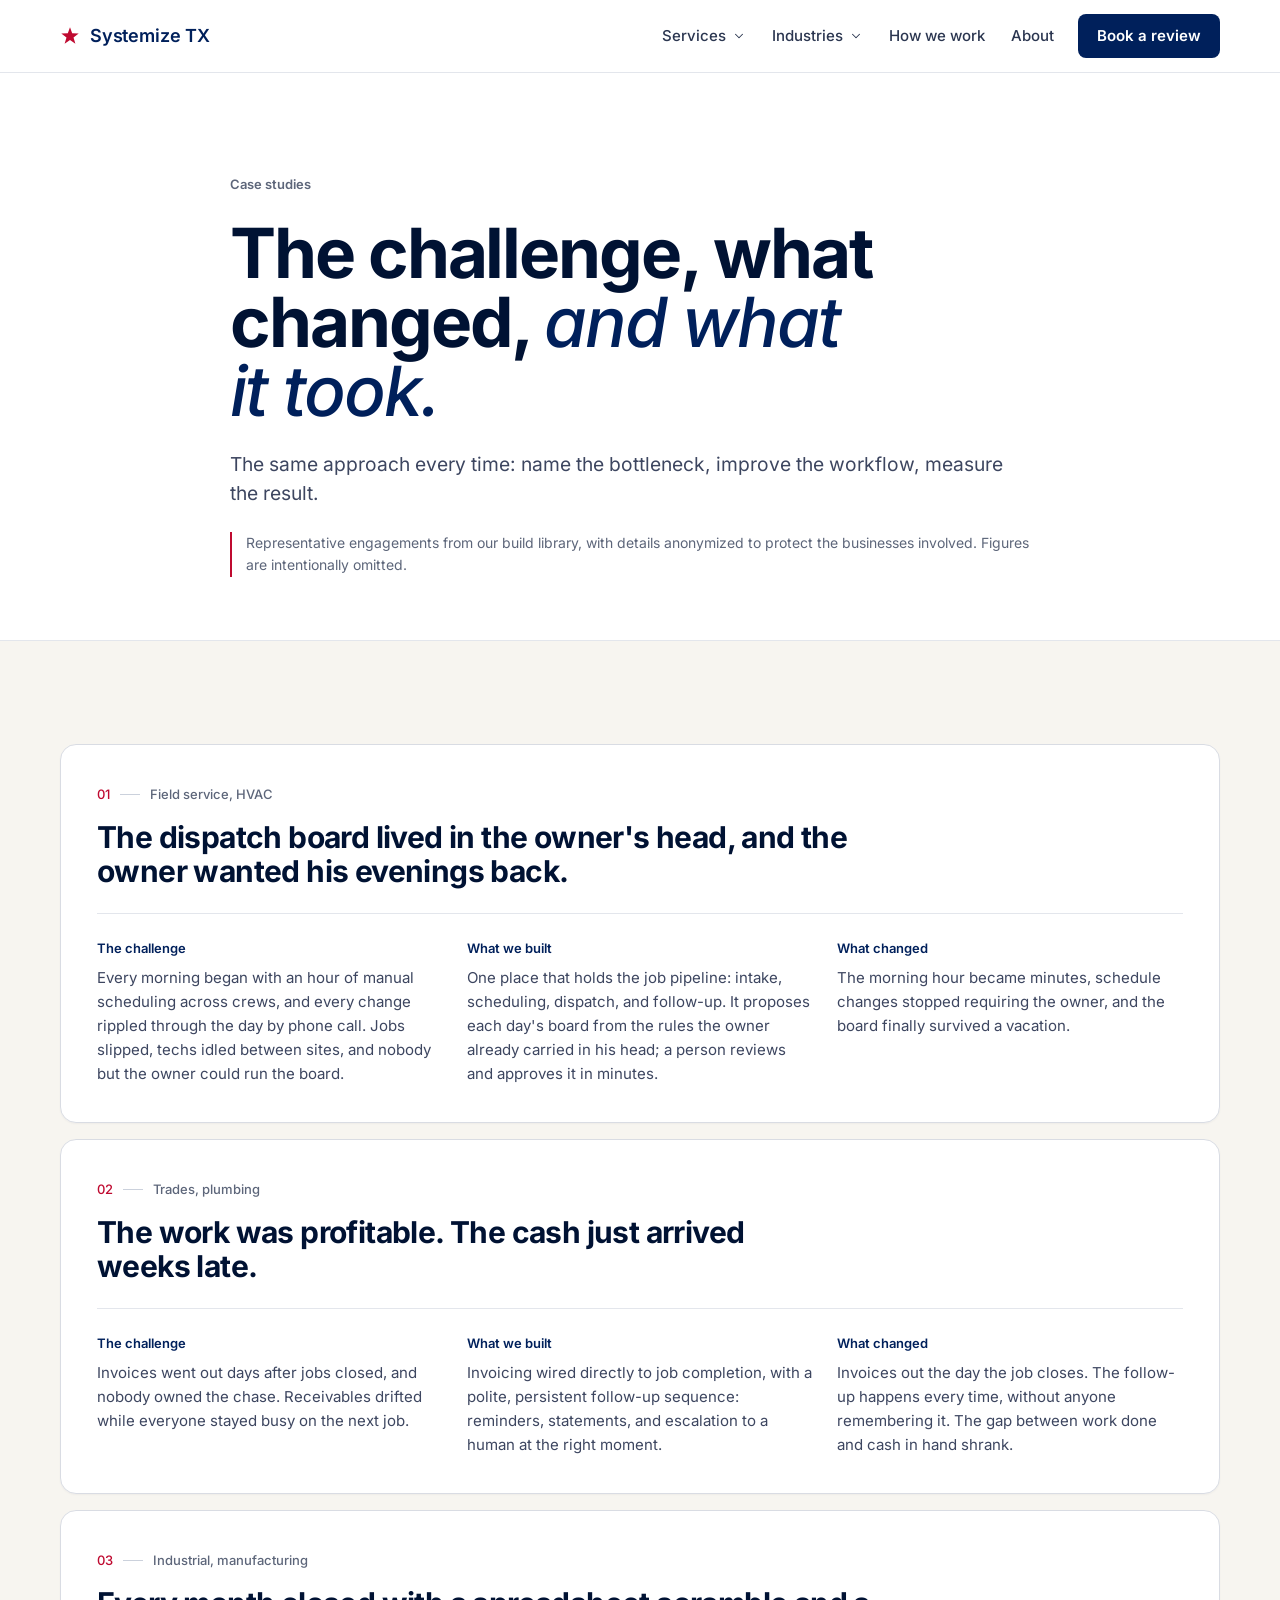
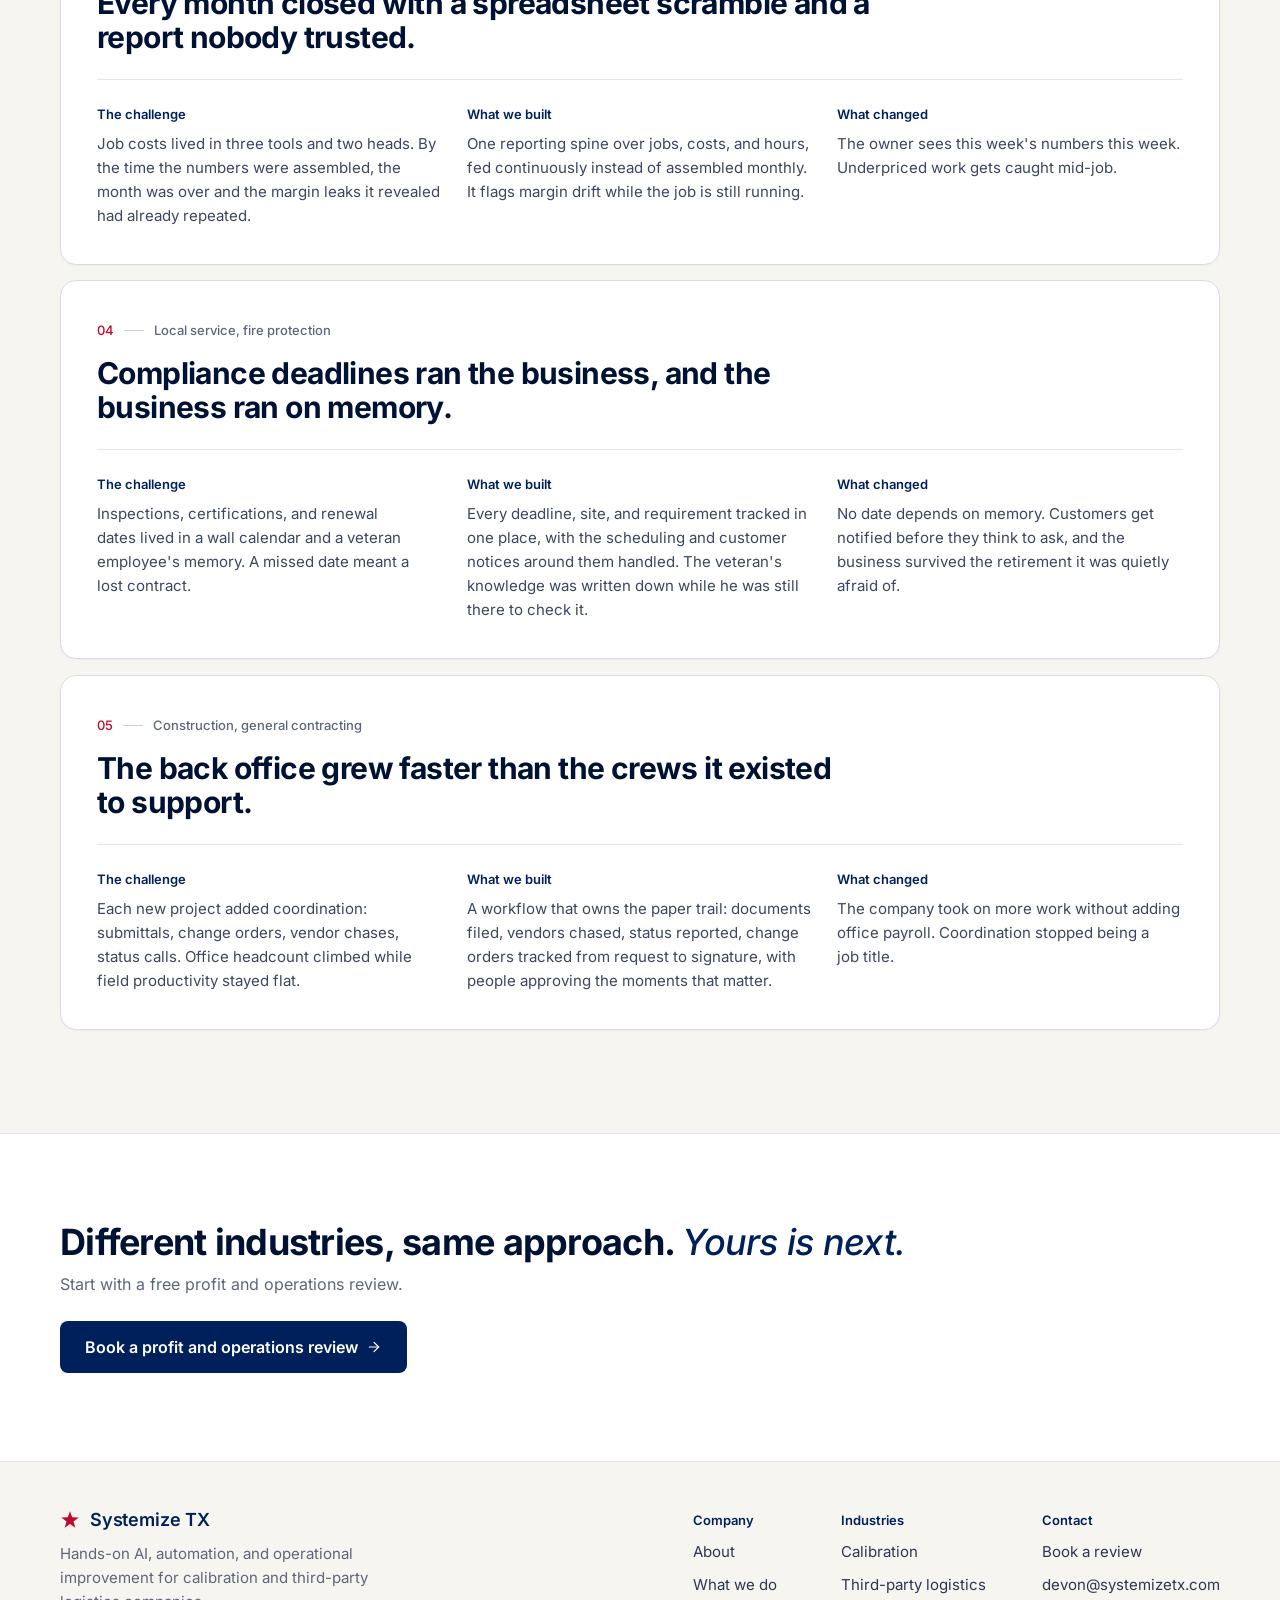
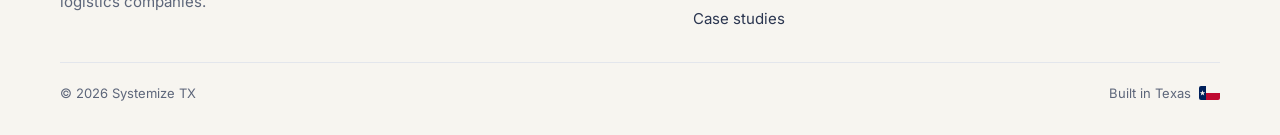
<file: case-studies/index.html>
<!DOCTYPE html>
<html lang="en">
<head>
<meta charset="utf-8" />
<meta name="viewport" content="width=device-width, initial-scale=1" />
<title>Case studies | Systemize TX</title>
<meta name="description" content="Representative Systemize TX engagements in challenge, build, outcome format. Anonymized, from our build library." />
<link rel="canonical" href="https://systemizetx.com/case-studies" />
<meta name="theme-color" content="#00205B" />
<meta property="og:type" content="website" />
<meta property="og:site_name" content="Systemize TX" />
<meta property="og:title" content="Case studies | Systemize TX" />
<meta property="og:description" content="Representative Systemize TX engagements in challenge, build, outcome format. Anonymized, from our build library." />
<meta property="og:url" content="https://systemizetx.com/case-studies" />
<meta name="twitter:card" content="summary" />
<link rel="icon" type="image/svg+xml" href="data:image/svg+xml,%3Csvg xmlns='http://www.w3.org/2000/svg' viewBox='0 0 100 100'%3E%3Crect width='100' height='100' fill='%2300205B'/%3E%3Cpath d='M50 18l7.8 21.8 23.2.6-18.4 14.2 6.6 22.2L50 63.6 30.8 76.8l6.6-22.2L19 40.4l23.2-.6z' fill='%23BF0A30'/%3E%3C/svg%3E" />
<link rel="apple-touch-icon" href="data:image/svg+xml,%3Csvg xmlns='http://www.w3.org/2000/svg' viewBox='0 0 100 100'%3E%3Crect width='100' height='100' fill='%2300205B'/%3E%3Cpath d='M50 18l7.8 21.8 23.2.6-18.4 14.2 6.6 22.2L50 63.6 30.8 76.8l6.6-22.2L19 40.4l23.2-.6z' fill='%23BF0A30'/%3E%3C/svg%3E" />
<link rel="preload" href="../assets/fonts/inter-400-normal.woff2" as="font" type="font/woff2" crossorigin />
<link rel="preload" href="../assets/fonts/inter-700-normal.woff2" as="font" type="font/woff2" crossorigin />
<link rel="stylesheet" href="../css/style.css" />
<script>document.documentElement.className += " js";</script>
</head>
<body>
<a class="stx-skip" href="#main">Skip to content</a>
<svg class="stx-sprite" aria-hidden="true" focusable="false" xmlns="http://www.w3.org/2000/svg"><defs><symbol id="i-users" viewBox="0 0 24 24"><path d="M16 21v-2a4 4 0 0 0-4-4H6a4 4 0 0 0-4 4v2" /><path d="M16 3.128a4 4 0 0 1 0 7.744" /><path d="M22 21v-2a4 4 0 0 0-3-3.87" /><circle cx="9" cy="7" r="4" /></symbol><symbol id="i-mail-check" viewBox="0 0 24 24"><path d="M22 13V6a2 2 0 0 0-2-2H4a2 2 0 0 0-2 2v12c0 1.1.9 2 2 2h8" /><path d="m22 7-8.97 5.7a1.94 1.94 0 0 1-2.06 0L2 7" /><path d="m16 19 2 2 4-4" /></symbol><symbol id="i-workflow" viewBox="0 0 24 24"><rect width="8" height="8" x="3" y="3" rx="2" /><path d="M7 11v4a2 2 0 0 0 2 2h4" /><rect width="8" height="8" x="13" y="13" rx="2" /></symbol><symbol id="i-gauge" viewBox="0 0 24 24"><path d="m12 14 4-4" /><path d="M3.34 19a10 10 0 1 1 17.32 0" /></symbol><symbol id="i-wallet" viewBox="0 0 24 24"><path d="M19 7V4a1 1 0 0 0-1-1H5a2 2 0 0 0 0 4h15a1 1 0 0 1 1 1v4h-3a2 2 0 0 0 0 4h3a1 1 0 0 0 1-1v-2a1 1 0 0 0-1-1" /><path d="M3 5v14a2 2 0 0 0 2 2h15a1 1 0 0 0 1-1v-4" /></symbol><symbol id="i-receipt" viewBox="0 0 24 24"><path d="M12 17V7" /><path d="M16 8h-6a2 2 0 0 0 0 4h4a2 2 0 0 1 0 4H8" /><path d="M4 3a1 1 0 0 1 1-1 1.3 1.3 0 0 1 .7.2l.933.6a1.3 1.3 0 0 0 1.4 0l.934-.6a1.3 1.3 0 0 1 1.4 0l.933.6a1.3 1.3 0 0 0 1.4 0l.933-.6a1.3 1.3 0 0 1 1.4 0l.934.6a1.3 1.3 0 0 0 1.4 0l.933-.6A1.3 1.3 0 0 1 19 2a1 1 0 0 1 1 1v18a1 1 0 0 1-1 1 1.3 1.3 0 0 1-.7-.2l-.933-.6a1.3 1.3 0 0 0-1.4 0l-.934.6a1.3 1.3 0 0 1-1.4 0l-.933-.6a1.3 1.3 0 0 0-1.4 0l-.933.6a1.3 1.3 0 0 1-1.4 0l-.934-.6a1.3 1.3 0 0 0-1.4 0l-.933.6a1.3 1.3 0 0 1-.7.2 1 1 0 0 1-1-1z" /></symbol><symbol id="i-timer" viewBox="0 0 24 24"><line x1="10" x2="14" y1="2" y2="2" /><line x1="12" x2="15" y1="14" y2="11" /><circle cx="12" cy="14" r="8" /></symbol><symbol id="i-file-check" viewBox="0 0 24 24"><path d="M6 22a2 2 0 0 1-2-2V4a2 2 0 0 1 2-2h8a2.4 2.4 0 0 1 1.704.706l3.588 3.588A2.4 2.4 0 0 1 20 8v12a2 2 0 0 1-2 2z" /><path d="M14 2v5a1 1 0 0 0 1 1h5" /><path d="m9 15 2 2 4-4" /></symbol><symbol id="i-file-text" viewBox="0 0 24 24"><path d="M6 22a2 2 0 0 1-2-2V4a2 2 0 0 1 2-2h8a2.4 2.4 0 0 1 1.704.706l3.588 3.588A2.4 2.4 0 0 1 20 8v12a2 2 0 0 1-2 2z" /><path d="M14 2v5a1 1 0 0 0 1 1h5" /><path d="M10 9H8" /><path d="M16 13H8" /><path d="M16 17H8" /></symbol><symbol id="i-bell-ring" viewBox="0 0 24 24"><path d="M10.268 21a2 2 0 0 0 3.464 0" /><path d="M22 8c0-2.3-.8-4.3-2-6" /><path d="M3.262 15.326A1 1 0 0 0 4 17h16a1 1 0 0 0 .74-1.673C19.41 13.956 18 12.499 18 8A6 6 0 0 0 6 8c0 4.499-1.411 5.956-2.738 7.326" /><path d="M4 2C2.8 3.7 2 5.7 2 8" /></symbol><symbol id="i-badge-check" viewBox="0 0 24 24"><path d="M3.85 8.62a4 4 0 0 1 4.78-4.77 4 4 0 0 1 6.74 0 4 4 0 0 1 4.78 4.78 4 4 0 0 1 0 6.74 4 4 0 0 1-4.77 4.78 4 4 0 0 1-6.75 0 4 4 0 0 1-4.78-4.77 4 4 0 0 1 0-6.76Z" /><path d="m16 9-5.5 5.5L8 12" /></symbol><symbol id="i-user-check" viewBox="0 0 24 24"><path d="m16 11 2 2 4-4" /><path d="M16 21v-2a4 4 0 0 0-4-4H6a4 4 0 0 0-4 4v2" /><circle cx="9" cy="7" r="4" /></symbol><symbol id="i-ruler" viewBox="0 0 24 24"><path d="M21.3 15.3a2.4 2.4 0 0 1 0 3.4l-2.6 2.6a2.4 2.4 0 0 1-3.4 0L2.7 8.7a2.41 2.41 0 0 1 0-3.4l2.6-2.6a2.41 2.41 0 0 1 3.4 0Z" /><path d="m14.5 12.5 2-2" /><path d="m11.5 9.5 2-2" /><path d="m8.5 6.5 2-2" /><path d="m17.5 15.5 2-2" /></symbol><symbol id="i-plug" viewBox="0 0 24 24"><path d="M12 22v-5" /><path d="M15 8V2" /><path d="M17 8a1 1 0 0 1 1 1v4a4 4 0 0 1-4 4h-4a4 4 0 0 1-4-4V9a1 1 0 0 1 1-1z" /><path d="M9 8V2" /></symbol><symbol id="i-inbox" viewBox="0 0 24 24"><polyline points="22 12 16 12 14 15 10 15 8 12 2 12" /><path d="M5.45 5.11 2 12v6a2 2 0 0 0 2 2h16a2 2 0 0 0 2-2v-6l-3.45-6.89A2 2 0 0 0 16.76 4H7.24a2 2 0 0 0-1.79 1.11z" /></symbol><symbol id="i-messages-square" viewBox="0 0 24 24"><path d="M16 10a2 2 0 0 1-2 2H6.828a2 2 0 0 0-1.414.586l-2.202 2.202A.71.71 0 0 1 2 14.286V4a2 2 0 0 1 2-2h10a2 2 0 0 1 2 2z" /><path d="M20 9a2 2 0 0 1 2 2v10.286a.71.71 0 0 1-1.212.502l-2.202-2.202A2 2 0 0 0 17.172 19H10a2 2 0 0 1-2-2v-1" /></symbol><symbol id="i-truck" viewBox="0 0 24 24"><path d="M14 18V6a2 2 0 0 0-2-2H4a2 2 0 0 0-2 2v11a1 1 0 0 0 1 1h2" /><path d="M15 18H9" /><path d="M19 18h2a1 1 0 0 0 1-1v-3.65a1 1 0 0 0-.22-.624l-3.48-4.35A1 1 0 0 0 17.52 8H14" /><circle cx="17" cy="18" r="2" /><circle cx="7" cy="18" r="2" /></symbol><symbol id="i-trending-up" viewBox="0 0 24 24"><path d="M16 7h6v6" /><path d="m22 7-8.5 8.5-5-5L2 17" /></symbol><symbol id="i-unplug" viewBox="0 0 24 24"><path d="m19 5 3-3" /><path d="m2 22 3-3" /><path d="M6.3 20.3a2.4 2.4 0 0 0 3.4 0L12 18l-6-6-2.3 2.3a2.4 2.4 0 0 0 0 3.4Z" /><path d="M7.5 13.5 10 11" /><path d="M10.5 16.5 13 14" /><path d="m12 6 6 6 2.3-2.3a2.4 2.4 0 0 0 0-3.4l-2.6-2.6a2.4 2.4 0 0 0-3.4 0Z" /></symbol><symbol id="i-brain" viewBox="0 0 24 24"><path d="M12 18V5" /><path d="M15 13a4.17 4.17 0 0 1-3-4 4.17 4.17 0 0 1-3 4" /><path d="M17.598 6.5A3 3 0 1 0 12 5a3 3 0 1 0-5.598 1.5" /><path d="M17.997 5.125a4 4 0 0 1 2.526 5.77" /><path d="M18 18a4 4 0 0 0 2-7.464" /><path d="M19.967 17.483A4 4 0 1 1 12 18a4 4 0 1 1-7.967-.517" /><path d="M6 18a4 4 0 0 1-2-7.464" /><path d="M6.003 5.125a4 4 0 0 0-2.526 5.77" /></symbol><symbol id="i-hourglass" viewBox="0 0 24 24"><path d="M5 22h14" /><path d="M5 2h14" /><path d="M17 22v-4.172a2 2 0 0 0-.586-1.414L12 12l-4.414 4.414A2 2 0 0 0 7 17.828V22" /><path d="M7 2v4.172a2 2 0 0 0 .586 1.414L12 12l4.414-4.414A2 2 0 0 0 17 6.172V2" /></symbol><symbol id="i-target" viewBox="0 0 24 24"><circle cx="12" cy="12" r="10" /><circle cx="12" cy="12" r="6" /><circle cx="12" cy="12" r="2" /></symbol><symbol id="i-wrench" viewBox="0 0 24 24"><path d="M14.7 6.3a1 1 0 0 0 0 1.4l1.6 1.6a1 1 0 0 0 1.4 0l3.106-3.105c.32-.322.863-.22.983.218a6 6 0 0 1-8.259 7.057l-7.91 7.91a1 1 0 0 1-2.999-3l7.91-7.91a6 6 0 0 1 7.057-8.259c.438.12.54.662.219.984z" /></symbol><symbol id="i-arrow-right" viewBox="0 0 24 24"><path d="M5 12h14" /><path d="m12 5 7 7-7 7" /></symbol><symbol id="i-check" viewBox="0 0 24 24"><path d="M20 6 9 17l-5-5" /></symbol><symbol id="i-chevron-down" viewBox="0 0 24 24"><path d="m6 9 6 6 6-6" /></symbol><symbol id="i-x" viewBox="0 0 24 24"><path d="M18 6 6 18" /><path d="m6 6 12 12" /></symbol><symbol id="i-git-commit-horizontal" viewBox="0 0 24 24"><circle cx="12" cy="12" r="3" /><line x1="3" x2="9" y1="12" y2="12" /><line x1="15" x2="21" y1="12" y2="12" /></symbol><symbol id="i-map-pin" viewBox="0 0 24 24"><path d="M20 10c0 4.993-5.539 10.193-7.399 11.799a1 1 0 0 1-1.202 0C9.539 20.193 4 14.993 4 10a8 8 0 0 1 16 0" /><circle cx="12" cy="10" r="3" /></symbol></defs></svg>
<div class="stx-header-spacer" aria-hidden="true"></div>
<header class="stx-header" id="stxHeader">
  <div class="stx-progress" aria-hidden="true"><div class="stx-progress__fill" id="stxProgress"></div></div>
  <div class="stx-bar">
    <a class="stx-logo" href="../" aria-label="Systemize TX, home"><svg class="stx-logo__star" viewBox="0 0 100 100" aria-hidden="true"><path d="M50 6l10.9 30.6 32.5.8-25.8 19.9 9.3 31.1L50 69.9 23.1 88.4l9.3-31.1L6.6 37.4l32.5-.8z" fill="currentColor"/></svg><span class="stx-logo__word">Systemize TX</span></a>
    <nav class="stx-nav-d" aria-label="Primary">
        <div class="stx-drop">
          <button type="button" class="stx-nav-d__trigger stx-drop__trigger" aria-haspopup="true" aria-expanded="false" aria-controls="stx-drop-services">Services <svg class="stx-i stx-i--14" viewBox="0 0 24 24" aria-hidden="true"><use href="#i-chevron-down"></use></svg></button>
          <div class="stx-drop__panel" id="stx-drop-services">
            <div class="stx-drop__card">
              <a href="../#services"><strong>What we improve</strong><span>Capacity, follow-up, coordination, work-to-cash</span></a>
              <a href="../#how"><strong>How we work</strong><span>One workflow first, then expand</span></a>
              <a href="../services/"><strong>What we do</strong><span>The engagement, phase by phase</span></a>
              <a href="../case-studies/"><strong>Case studies</strong><span>Challenge, build, outcome</span></a>
            </div>
          </div>
        </div>
        <div class="stx-drop">
          <button type="button" class="stx-nav-d__trigger stx-drop__trigger" aria-haspopup="true" aria-expanded="false" aria-controls="stx-drop-industries">Industries <svg class="stx-i stx-i--14" viewBox="0 0 24 24" aria-hidden="true"><use href="#i-chevron-down"></use></svg></button>
          <div class="stx-drop__panel" id="stx-drop-industries">
            <div class="stx-drop__card">
              <a href="../industries/calibration/"><strong>Calibration</strong><span>Labs and field calibration companies</span></a>
              <a href="../industries/3pl/"><strong>Third-party logistics</strong><span>3PL operations of any model</span></a>
            </div>
          </div>
        </div>
      <a href="../#how">How we work</a>
      <a href="../#about">About</a>
      <a class="stx-btn stx-btn--primary stx-btn--sm" href="../#book" data-book="general">Book a review</a>
    </nav>
    <button type="button" class="stx-burger" id="stxBurger" aria-label="Open menu" aria-expanded="false" aria-controls="stx-mobile-menu">
      <span></span><span></span><span></span>
    </button>
  </div>
  <nav class="stx-nav-m" id="stx-mobile-menu" aria-label="Primary, mobile">
    <div class="stx-nav-m__inner">
      <span class="stx-nav-m__group">Services</span>
      <a href="../#services">What we improve</a>
      <a href="../#how">How we work</a>
      <a href="../services/">What we do</a>
      <a href="../case-studies/">Case studies</a>
      <span class="stx-nav-m__group">Industries</span>
      <a href="../industries/calibration/">Calibration</a>
      <a href="../industries/3pl/">Third-party logistics</a>
      <span class="stx-nav-m__group">More</span>
      <a href="../#how">How we work</a>
      <a href="../#about">About</a>
      <a class="stx-btn stx-btn--primary stx-btn--block" href="../#book" data-book="general">Book a review</a>
    </div>
  </nav>
</header>
<main id="main">

<section class="stx-pagehero" aria-labelledby="hero-title">
  <div class="stx-wrap stx-pagehero__inner">
    <span class="stx-pagehero__label" data-reveal>Case studies</span>
    <h1 id="hero-title" data-reveal style="--d:0.08s;">The challenge, what changed, <em>and what it took.</em></h1>
    <p class="stx-lede" data-reveal style="--d:0.16s;">The same approach every time: name the bottleneck, improve the workflow, measure the result.</p>
    <p class="stx-note" data-reveal style="--d:0.24s;">Representative engagements from our build library, with details anonymized to protect the businesses involved. Figures are intentionally omitted.</p>
  </div>
</section>

<section class="stx-sec stx-sec--paper">
  <div class="stx-wrap stx-cases">
    
    <article class="stx-case" data-reveal style="--d:0.00s;">
      <span class="stx-eyebrow"><span class="stx-eyebrow__no">01</span><span class="stx-eyebrow__rule" aria-hidden="true"></span>Field service, HVAC</span>
      <h2>The dispatch board lived in the owner's head, and the owner wanted his evenings back.</h2>
      <div class="stx-case__cols">
        <div><h3>The challenge</h3><p>Every morning began with an hour of manual scheduling across crews, and every change rippled through the day by phone call. Jobs slipped, techs idled between sites, and nobody but the owner could run the board.</p></div>
        <div><h3>What we built</h3><p>One place that holds the job pipeline: intake, scheduling, dispatch, and follow-up. It proposes each day's board from the rules the owner already carried in his head; a person reviews and approves it in minutes.</p></div>
        <div><h3>What changed</h3><p>The morning hour became minutes, schedule changes stopped requiring the owner, and the board finally survived a vacation.</p></div>
      </div>
    </article>
    <article class="stx-case" data-reveal style="--d:0.06s;">
      <span class="stx-eyebrow"><span class="stx-eyebrow__no">02</span><span class="stx-eyebrow__rule" aria-hidden="true"></span>Trades, plumbing</span>
      <h2>The work was profitable. The cash just arrived weeks late.</h2>
      <div class="stx-case__cols">
        <div><h3>The challenge</h3><p>Invoices went out days after jobs closed, and nobody owned the chase. Receivables drifted while everyone stayed busy on the next job.</p></div>
        <div><h3>What we built</h3><p>Invoicing wired directly to job completion, with a polite, persistent follow-up sequence: reminders, statements, and escalation to a human at the right moment.</p></div>
        <div><h3>What changed</h3><p>Invoices out the day the job closes. The follow-up happens every time, without anyone remembering it. The gap between work done and cash in hand shrank.</p></div>
      </div>
    </article>
    <article class="stx-case" data-reveal style="--d:0.12s;">
      <span class="stx-eyebrow"><span class="stx-eyebrow__no">03</span><span class="stx-eyebrow__rule" aria-hidden="true"></span>Industrial, manufacturing</span>
      <h2>Every month closed with a spreadsheet scramble and a report nobody trusted.</h2>
      <div class="stx-case__cols">
        <div><h3>The challenge</h3><p>Job costs lived in three tools and two heads. By the time the numbers were assembled, the month was over and the margin leaks it revealed had already repeated.</p></div>
        <div><h3>What we built</h3><p>One reporting spine over jobs, costs, and hours, fed continuously instead of assembled monthly. It flags margin drift while the job is still running.</p></div>
        <div><h3>What changed</h3><p>The owner sees this week's numbers this week. Underpriced work gets caught mid-job.</p></div>
      </div>
    </article>
    <article class="stx-case" data-reveal style="--d:0.18s;">
      <span class="stx-eyebrow"><span class="stx-eyebrow__no">04</span><span class="stx-eyebrow__rule" aria-hidden="true"></span>Local service, fire protection</span>
      <h2>Compliance deadlines ran the business, and the business ran on memory.</h2>
      <div class="stx-case__cols">
        <div><h3>The challenge</h3><p>Inspections, certifications, and renewal dates lived in a wall calendar and a veteran employee's memory. A missed date meant a lost contract.</p></div>
        <div><h3>What we built</h3><p>Every deadline, site, and requirement tracked in one place, with the scheduling and customer notices around them handled. The veteran's knowledge was written down while he was still there to check it.</p></div>
        <div><h3>What changed</h3><p>No date depends on memory. Customers get notified before they think to ask, and the business survived the retirement it was quietly afraid of.</p></div>
      </div>
    </article>
    <article class="stx-case" data-reveal style="--d:0.24s;">
      <span class="stx-eyebrow"><span class="stx-eyebrow__no">05</span><span class="stx-eyebrow__rule" aria-hidden="true"></span>Construction, general contracting</span>
      <h2>The back office grew faster than the crews it existed to support.</h2>
      <div class="stx-case__cols">
        <div><h3>The challenge</h3><p>Each new project added coordination: submittals, change orders, vendor chases, status calls. Office headcount climbed while field productivity stayed flat.</p></div>
        <div><h3>What we built</h3><p>A workflow that owns the paper trail: documents filed, vendors chased, status reported, change orders tracked from request to signature, with people approving the moments that matter.</p></div>
        <div><h3>What changed</h3><p>The company took on more work without adding office payroll. Coordination stopped being a job title.</p></div>
      </div>
    </article>
  </div>
</section>


<section class="stx-sec stx-sec--cta" aria-labelledby="cta-title">
  <div class="stx-wrap stx-ctaband" data-reveal>
    <div>
      <h2 class="stx-h2" id="cta-title" style="font-size:var(--fs-cta-h2)">Different industries, same approach. <em>Yours is next.</em></h2>
      <p>Start with a free profit and operations review.</p>
    </div>
    <a class="stx-btn stx-btn--primary" href="../#book" data-book="general">Book a profit and operations review <svg class="stx-i stx-i--16" viewBox="0 0 24 24" aria-hidden="true"><use href="#i-arrow-right"></use></svg></a>
  </div>
</section>
</main>

<footer class="stx-footer">
  <div class="stx-footer__inner">
    <div class="stx-footer__top">
      <div class="stx-footer__brand">
        <a class="stx-logo" href="../" aria-label="Systemize TX, home"><svg class="stx-logo__star" viewBox="0 0 100 100" aria-hidden="true"><path d="M50 6l10.9 30.6 32.5.8-25.8 19.9 9.3 31.1L50 69.9 23.1 88.4l9.3-31.1L6.6 37.4l32.5-.8z" fill="currentColor"/></svg><span class="stx-logo__word">Systemize TX</span></a>
        <p>Hands-on AI, automation, and operational improvement for calibration and third-party logistics companies.</p>
      </div>
      <div class="stx-footer__navs">
        <nav aria-label="Company">
          <span>Company</span>
          <a href="../about/">About</a>
          <a href="../services/">What we do</a>
          <a href="../case-studies/">Case studies</a>
        </nav>
        <nav aria-label="Industries">
          <span>Industries</span>
          <a href="../industries/calibration/">Calibration</a>
          <a href="../industries/3pl/">Third-party logistics</a>
        </nav>
        <nav aria-label="Contact">
          <span>Contact</span>
          <a href="../#book" data-book="general">Book a review</a>
          <a href="mailto:devon@systemizetx.com">devon@systemizetx.com</a>
        </nav>
      </div>
    </div>
    <div class="stx-footer__base">
      <span>&copy; 2026 Systemize TX</span>
      <span class="stx-footer__tx">Built in Texas <svg aria-hidden="true" viewBox="0 0 30 20" width="21" height="14"><rect width="30" height="20" fill="#F7F5F0"/><rect width="10" height="20" fill="#00205B"/><rect x="10" y="10" width="20" height="10" fill="#BF0A30"/><path d="M5 6.2l1 2.75 2.9.08-2.3 1.78.83 2.79L5 11.94l-2.43 1.66.83-2.79-2.3-1.78 2.9-.08z" fill="#F7F5F0"/></svg></span>
    </div>
  </div>
</footer>
<div class="stx-dialog" id="stxBookDialog" hidden>
  <div class="stx-dialog__panel" role="dialog" aria-modal="true" aria-labelledby="stx-book-title">
    <div class="stx-dialog__head">
      <span>Profit and operations review</span>
      <button type="button" class="stx-dialog__close" data-dialog-close aria-label="Close"><svg class="stx-i stx-i--18" viewBox="0 0 24 24" aria-hidden="true"><use href="#i-x"></use></svg></button>
    </div>

    <div class="stx-dialog__body" id="stxBookPick">
      <div>
        <h2 id="stx-book-title">Which industry are you booking for?</h2>
        <p class="stx-dialog__sub">This routes you to the right calendar so the review is with the person who knows your operation.</p>
      </div>
      <div class="stx-dialog__opts">
        <a class="stx-opt" href="../industries/calibration/#book" data-dialog-route>
          <span><strong>Calibration</strong><span>Labs and field calibration companies.</span></span>
          <svg class="stx-i stx-i--18" viewBox="0 0 24 24" aria-hidden="true"><use href="#i-arrow-right"></use></svg>
        </a>
        <a class="stx-opt" href="../industries/3pl/#book" data-dialog-route>
          <span><strong>Third-party logistics</strong><span>3PL operations of any model.</span></span>
          <svg class="stx-i stx-i--18" viewBox="0 0 24 24" aria-hidden="true"><use href="#i-arrow-right"></use></svg>
        </a>
        <button type="button" class="stx-opt" data-dialog-step="form">
          <span><strong>Something else</strong><span>Tell us what you run and we will come back to you.</span></span>
          <svg class="stx-i stx-i--18" viewBox="0 0 24 24" aria-hidden="true"><use href="#i-arrow-right"></use></svg>
        </button>
      </div>
    </div>

    <form class="stx-dialog__body" id="stxBookForm" hidden novalidate>
      <div>
        <h2>Tell us what you run.</h2>
        <p class="stx-dialog__sub">We will read it and reply with the right next step, usually the same day.</p>
      </div>
      <div class="stx-fields">
        <label>Name<input type="text" name="name" required autocomplete="name" /></label>
        <label>Email<input type="email" name="email" required autocomplete="email" /></label>
        <label>Company<input type="text" name="company" autocomplete="organization" /></label>
        <label>What does your business do, and where is the bottleneck?<textarea name="detail" rows="4" required></textarea></label>
      </div>
      <div class="stx-dialog__actions">
        <button type="button" class="stx-btn stx-btn--secondary stx-btn--sm" data-dialog-step="pick">Back</button>
        <button type="submit" class="stx-btn stx-btn--primary stx-btn--sm">Send to devon <svg class="stx-i stx-i--16" viewBox="0 0 24 24" aria-hidden="true"><use href="#i-arrow-right"></use></svg></button>
      </div>
      <p class="stx-dialog__fine">This opens your email app with the message ready to send.</p>
    </form>
  </div>
</div>
<script src="../js/main.js"></script>
</body>
</html>
</file>
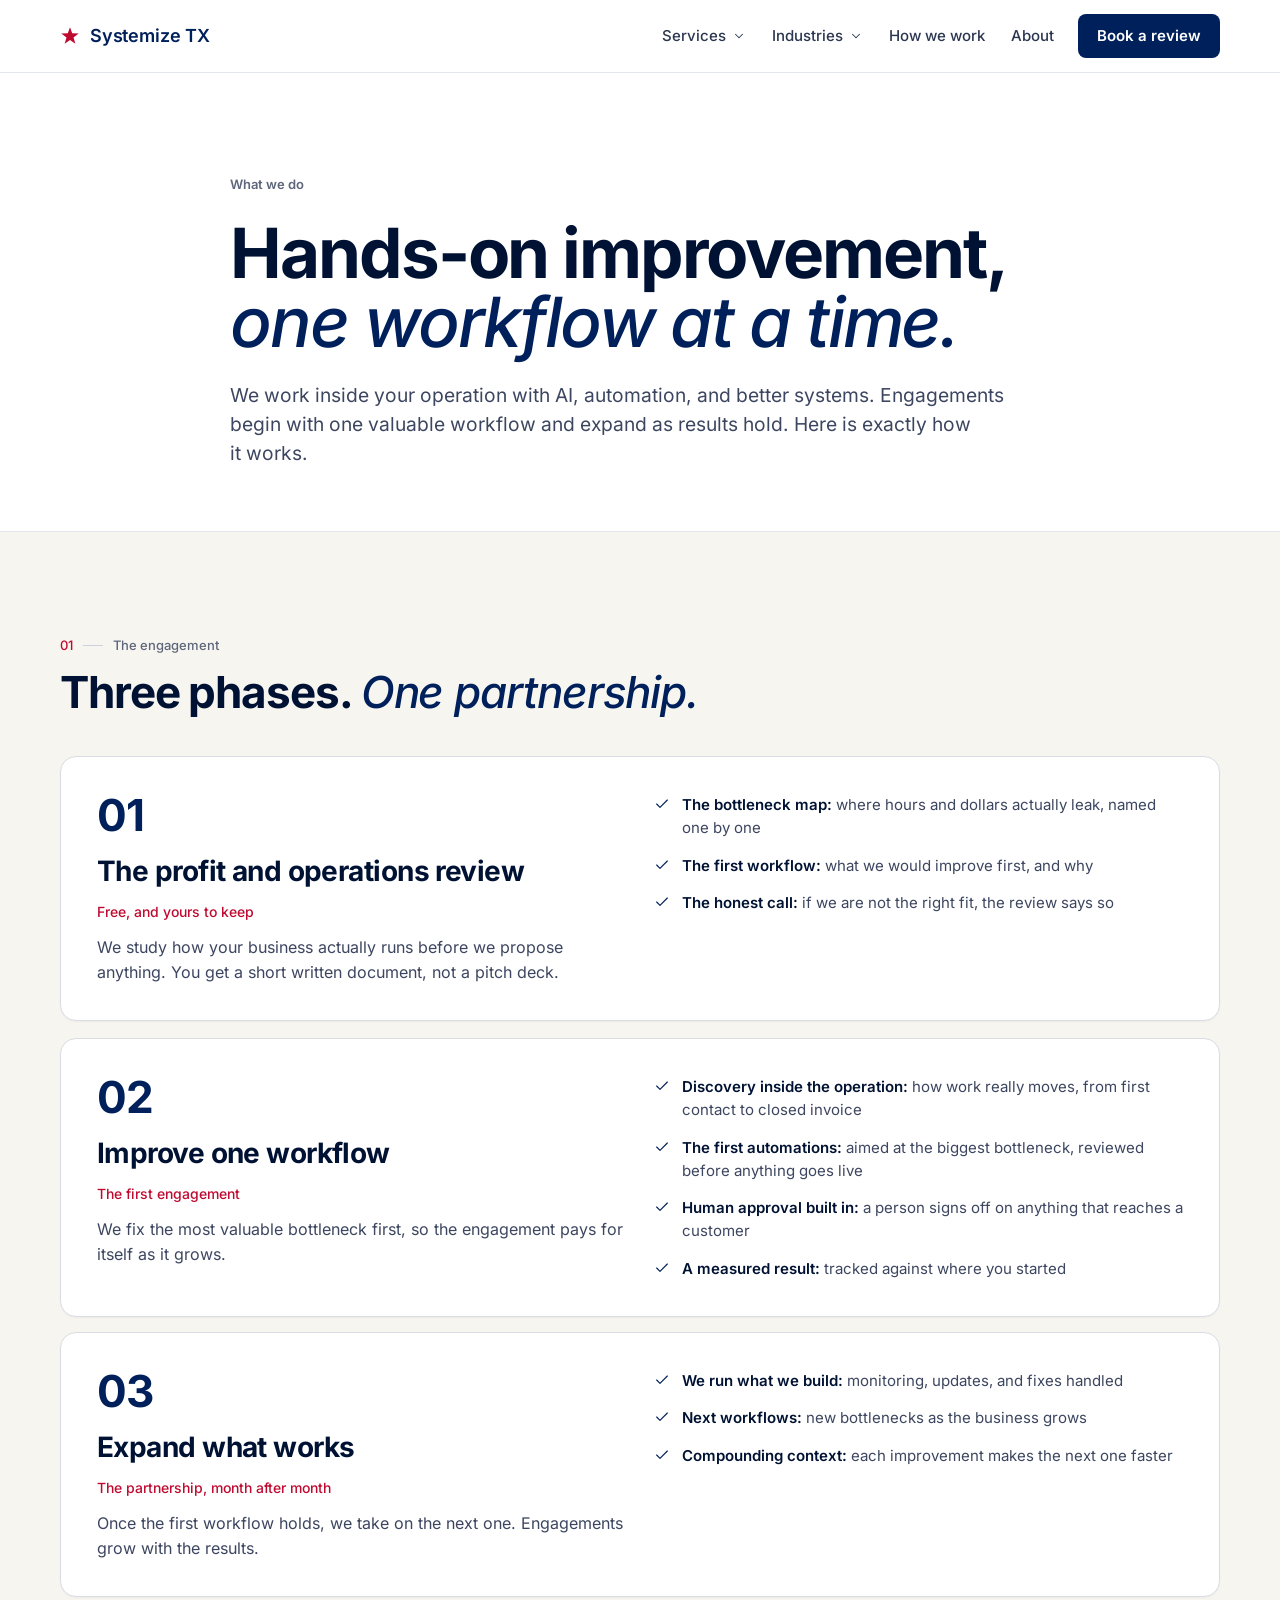
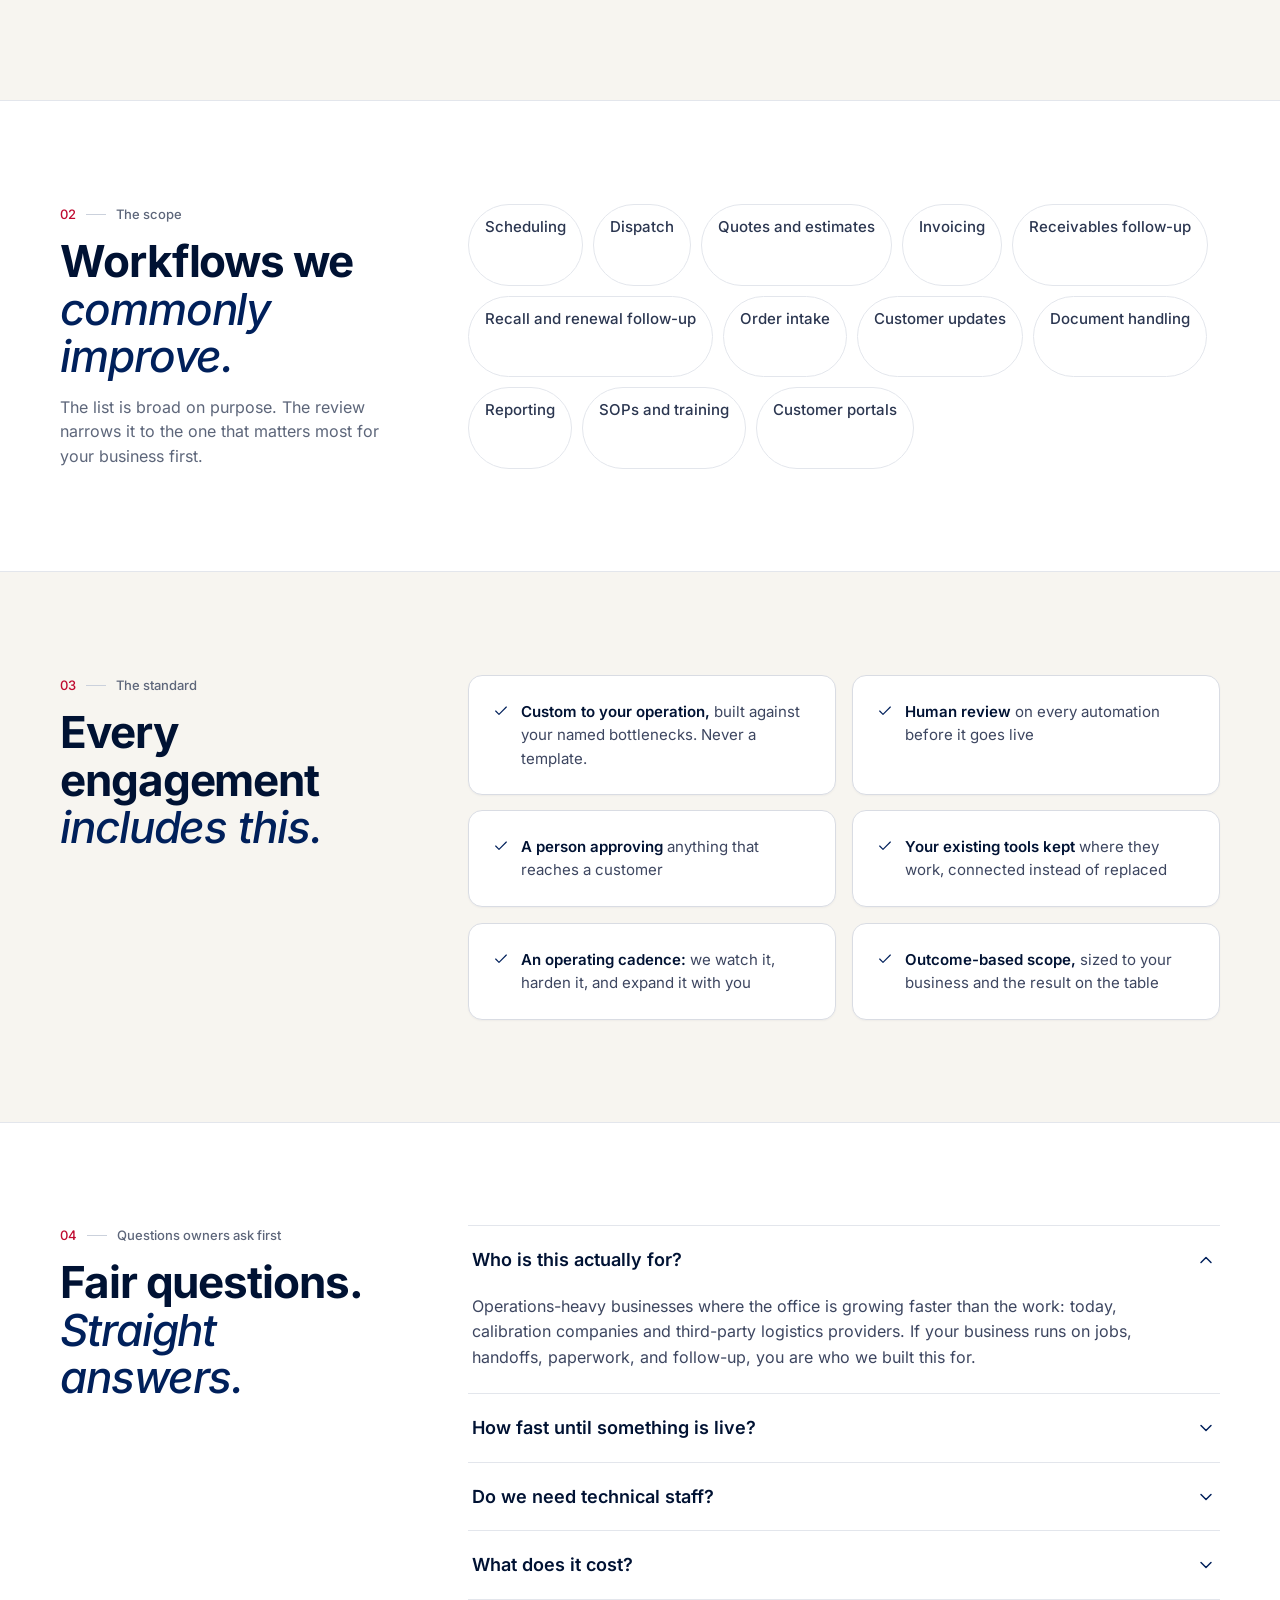
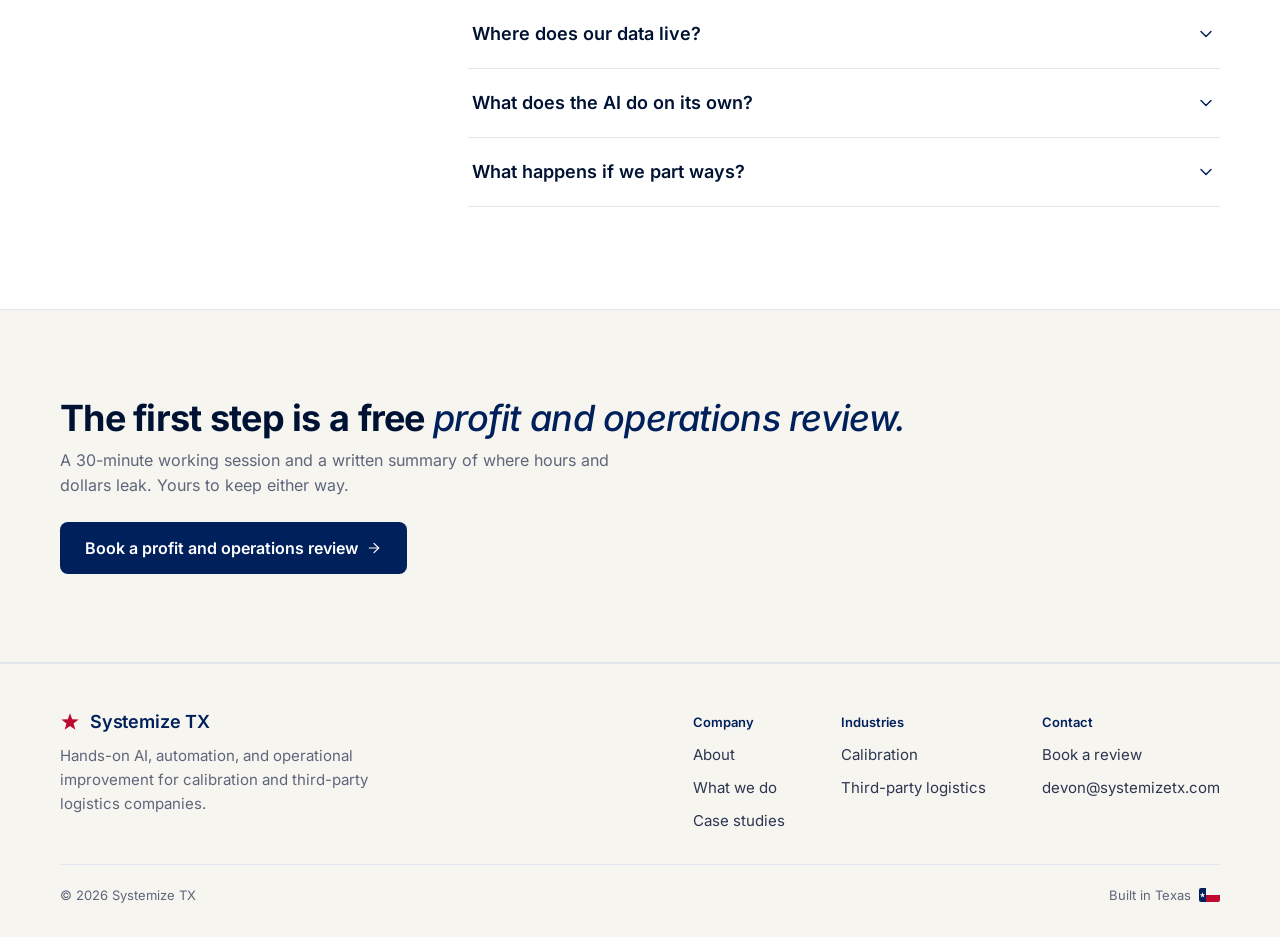
<file: services/index.html>
<!DOCTYPE html>
<html lang="en">
<head>
<meta charset="utf-8" />
<meta name="viewport" content="width=device-width, initial-scale=1" />
<title>What we do | Systemize TX</title>
<meta name="description" content="How a Systemize TX engagement works: the free profit and operations review, improving one workflow, measuring the result, and expanding what works." />
<link rel="canonical" href="https://systemizetx.com/services" />
<meta name="theme-color" content="#00205B" />
<meta property="og:type" content="website" />
<meta property="og:site_name" content="Systemize TX" />
<meta property="og:title" content="What we do | Systemize TX" />
<meta property="og:description" content="How a Systemize TX engagement works: the free profit and operations review, improving one workflow, measuring the result, and expanding what works." />
<meta property="og:url" content="https://systemizetx.com/services" />
<meta name="twitter:card" content="summary" />
<link rel="icon" type="image/svg+xml" href="data:image/svg+xml,%3Csvg xmlns='http://www.w3.org/2000/svg' viewBox='0 0 100 100'%3E%3Crect width='100' height='100' fill='%2300205B'/%3E%3Cpath d='M50 18l7.8 21.8 23.2.6-18.4 14.2 6.6 22.2L50 63.6 30.8 76.8l6.6-22.2L19 40.4l23.2-.6z' fill='%23BF0A30'/%3E%3C/svg%3E" />
<link rel="apple-touch-icon" href="data:image/svg+xml,%3Csvg xmlns='http://www.w3.org/2000/svg' viewBox='0 0 100 100'%3E%3Crect width='100' height='100' fill='%2300205B'/%3E%3Cpath d='M50 18l7.8 21.8 23.2.6-18.4 14.2 6.6 22.2L50 63.6 30.8 76.8l6.6-22.2L19 40.4l23.2-.6z' fill='%23BF0A30'/%3E%3C/svg%3E" />
<link rel="preload" href="../assets/fonts/inter-400-normal.woff2" as="font" type="font/woff2" crossorigin />
<link rel="preload" href="../assets/fonts/inter-700-normal.woff2" as="font" type="font/woff2" crossorigin />
<link rel="stylesheet" href="../css/style.css" />
<script>document.documentElement.className += " js";</script>
</head>
<body>
<a class="stx-skip" href="#main">Skip to content</a>
<svg class="stx-sprite" aria-hidden="true" focusable="false" xmlns="http://www.w3.org/2000/svg"><defs><symbol id="i-users" viewBox="0 0 24 24"><path d="M16 21v-2a4 4 0 0 0-4-4H6a4 4 0 0 0-4 4v2" /><path d="M16 3.128a4 4 0 0 1 0 7.744" /><path d="M22 21v-2a4 4 0 0 0-3-3.87" /><circle cx="9" cy="7" r="4" /></symbol><symbol id="i-mail-check" viewBox="0 0 24 24"><path d="M22 13V6a2 2 0 0 0-2-2H4a2 2 0 0 0-2 2v12c0 1.1.9 2 2 2h8" /><path d="m22 7-8.97 5.7a1.94 1.94 0 0 1-2.06 0L2 7" /><path d="m16 19 2 2 4-4" /></symbol><symbol id="i-workflow" viewBox="0 0 24 24"><rect width="8" height="8" x="3" y="3" rx="2" /><path d="M7 11v4a2 2 0 0 0 2 2h4" /><rect width="8" height="8" x="13" y="13" rx="2" /></symbol><symbol id="i-gauge" viewBox="0 0 24 24"><path d="m12 14 4-4" /><path d="M3.34 19a10 10 0 1 1 17.32 0" /></symbol><symbol id="i-wallet" viewBox="0 0 24 24"><path d="M19 7V4a1 1 0 0 0-1-1H5a2 2 0 0 0 0 4h15a1 1 0 0 1 1 1v4h-3a2 2 0 0 0 0 4h3a1 1 0 0 0 1-1v-2a1 1 0 0 0-1-1" /><path d="M3 5v14a2 2 0 0 0 2 2h15a1 1 0 0 0 1-1v-4" /></symbol><symbol id="i-receipt" viewBox="0 0 24 24"><path d="M12 17V7" /><path d="M16 8h-6a2 2 0 0 0 0 4h4a2 2 0 0 1 0 4H8" /><path d="M4 3a1 1 0 0 1 1-1 1.3 1.3 0 0 1 .7.2l.933.6a1.3 1.3 0 0 0 1.4 0l.934-.6a1.3 1.3 0 0 1 1.4 0l.933.6a1.3 1.3 0 0 0 1.4 0l.933-.6a1.3 1.3 0 0 1 1.4 0l.934.6a1.3 1.3 0 0 0 1.4 0l.933-.6A1.3 1.3 0 0 1 19 2a1 1 0 0 1 1 1v18a1 1 0 0 1-1 1 1.3 1.3 0 0 1-.7-.2l-.933-.6a1.3 1.3 0 0 0-1.4 0l-.934.6a1.3 1.3 0 0 1-1.4 0l-.933-.6a1.3 1.3 0 0 0-1.4 0l-.933.6a1.3 1.3 0 0 1-1.4 0l-.934-.6a1.3 1.3 0 0 0-1.4 0l-.933.6a1.3 1.3 0 0 1-.7.2 1 1 0 0 1-1-1z" /></symbol><symbol id="i-timer" viewBox="0 0 24 24"><line x1="10" x2="14" y1="2" y2="2" /><line x1="12" x2="15" y1="14" y2="11" /><circle cx="12" cy="14" r="8" /></symbol><symbol id="i-file-check" viewBox="0 0 24 24"><path d="M6 22a2 2 0 0 1-2-2V4a2 2 0 0 1 2-2h8a2.4 2.4 0 0 1 1.704.706l3.588 3.588A2.4 2.4 0 0 1 20 8v12a2 2 0 0 1-2 2z" /><path d="M14 2v5a1 1 0 0 0 1 1h5" /><path d="m9 15 2 2 4-4" /></symbol><symbol id="i-file-text" viewBox="0 0 24 24"><path d="M6 22a2 2 0 0 1-2-2V4a2 2 0 0 1 2-2h8a2.4 2.4 0 0 1 1.704.706l3.588 3.588A2.4 2.4 0 0 1 20 8v12a2 2 0 0 1-2 2z" /><path d="M14 2v5a1 1 0 0 0 1 1h5" /><path d="M10 9H8" /><path d="M16 13H8" /><path d="M16 17H8" /></symbol><symbol id="i-bell-ring" viewBox="0 0 24 24"><path d="M10.268 21a2 2 0 0 0 3.464 0" /><path d="M22 8c0-2.3-.8-4.3-2-6" /><path d="M3.262 15.326A1 1 0 0 0 4 17h16a1 1 0 0 0 .74-1.673C19.41 13.956 18 12.499 18 8A6 6 0 0 0 6 8c0 4.499-1.411 5.956-2.738 7.326" /><path d="M4 2C2.8 3.7 2 5.7 2 8" /></symbol><symbol id="i-badge-check" viewBox="0 0 24 24"><path d="M3.85 8.62a4 4 0 0 1 4.78-4.77 4 4 0 0 1 6.74 0 4 4 0 0 1 4.78 4.78 4 4 0 0 1 0 6.74 4 4 0 0 1-4.77 4.78 4 4 0 0 1-6.75 0 4 4 0 0 1-4.78-4.77 4 4 0 0 1 0-6.76Z" /><path d="m16 9-5.5 5.5L8 12" /></symbol><symbol id="i-user-check" viewBox="0 0 24 24"><path d="m16 11 2 2 4-4" /><path d="M16 21v-2a4 4 0 0 0-4-4H6a4 4 0 0 0-4 4v2" /><circle cx="9" cy="7" r="4" /></symbol><symbol id="i-ruler" viewBox="0 0 24 24"><path d="M21.3 15.3a2.4 2.4 0 0 1 0 3.4l-2.6 2.6a2.4 2.4 0 0 1-3.4 0L2.7 8.7a2.41 2.41 0 0 1 0-3.4l2.6-2.6a2.41 2.41 0 0 1 3.4 0Z" /><path d="m14.5 12.5 2-2" /><path d="m11.5 9.5 2-2" /><path d="m8.5 6.5 2-2" /><path d="m17.5 15.5 2-2" /></symbol><symbol id="i-plug" viewBox="0 0 24 24"><path d="M12 22v-5" /><path d="M15 8V2" /><path d="M17 8a1 1 0 0 1 1 1v4a4 4 0 0 1-4 4h-4a4 4 0 0 1-4-4V9a1 1 0 0 1 1-1z" /><path d="M9 8V2" /></symbol><symbol id="i-inbox" viewBox="0 0 24 24"><polyline points="22 12 16 12 14 15 10 15 8 12 2 12" /><path d="M5.45 5.11 2 12v6a2 2 0 0 0 2 2h16a2 2 0 0 0 2-2v-6l-3.45-6.89A2 2 0 0 0 16.76 4H7.24a2 2 0 0 0-1.79 1.11z" /></symbol><symbol id="i-messages-square" viewBox="0 0 24 24"><path d="M16 10a2 2 0 0 1-2 2H6.828a2 2 0 0 0-1.414.586l-2.202 2.202A.71.71 0 0 1 2 14.286V4a2 2 0 0 1 2-2h10a2 2 0 0 1 2 2z" /><path d="M20 9a2 2 0 0 1 2 2v10.286a.71.71 0 0 1-1.212.502l-2.202-2.202A2 2 0 0 0 17.172 19H10a2 2 0 0 1-2-2v-1" /></symbol><symbol id="i-truck" viewBox="0 0 24 24"><path d="M14 18V6a2 2 0 0 0-2-2H4a2 2 0 0 0-2 2v11a1 1 0 0 0 1 1h2" /><path d="M15 18H9" /><path d="M19 18h2a1 1 0 0 0 1-1v-3.65a1 1 0 0 0-.22-.624l-3.48-4.35A1 1 0 0 0 17.52 8H14" /><circle cx="17" cy="18" r="2" /><circle cx="7" cy="18" r="2" /></symbol><symbol id="i-trending-up" viewBox="0 0 24 24"><path d="M16 7h6v6" /><path d="m22 7-8.5 8.5-5-5L2 17" /></symbol><symbol id="i-unplug" viewBox="0 0 24 24"><path d="m19 5 3-3" /><path d="m2 22 3-3" /><path d="M6.3 20.3a2.4 2.4 0 0 0 3.4 0L12 18l-6-6-2.3 2.3a2.4 2.4 0 0 0 0 3.4Z" /><path d="M7.5 13.5 10 11" /><path d="M10.5 16.5 13 14" /><path d="m12 6 6 6 2.3-2.3a2.4 2.4 0 0 0 0-3.4l-2.6-2.6a2.4 2.4 0 0 0-3.4 0Z" /></symbol><symbol id="i-brain" viewBox="0 0 24 24"><path d="M12 18V5" /><path d="M15 13a4.17 4.17 0 0 1-3-4 4.17 4.17 0 0 1-3 4" /><path d="M17.598 6.5A3 3 0 1 0 12 5a3 3 0 1 0-5.598 1.5" /><path d="M17.997 5.125a4 4 0 0 1 2.526 5.77" /><path d="M18 18a4 4 0 0 0 2-7.464" /><path d="M19.967 17.483A4 4 0 1 1 12 18a4 4 0 1 1-7.967-.517" /><path d="M6 18a4 4 0 0 1-2-7.464" /><path d="M6.003 5.125a4 4 0 0 0-2.526 5.77" /></symbol><symbol id="i-hourglass" viewBox="0 0 24 24"><path d="M5 22h14" /><path d="M5 2h14" /><path d="M17 22v-4.172a2 2 0 0 0-.586-1.414L12 12l-4.414 4.414A2 2 0 0 0 7 17.828V22" /><path d="M7 2v4.172a2 2 0 0 0 .586 1.414L12 12l4.414-4.414A2 2 0 0 0 17 6.172V2" /></symbol><symbol id="i-target" viewBox="0 0 24 24"><circle cx="12" cy="12" r="10" /><circle cx="12" cy="12" r="6" /><circle cx="12" cy="12" r="2" /></symbol><symbol id="i-wrench" viewBox="0 0 24 24"><path d="M14.7 6.3a1 1 0 0 0 0 1.4l1.6 1.6a1 1 0 0 0 1.4 0l3.106-3.105c.32-.322.863-.22.983.218a6 6 0 0 1-8.259 7.057l-7.91 7.91a1 1 0 0 1-2.999-3l7.91-7.91a6 6 0 0 1 7.057-8.259c.438.12.54.662.219.984z" /></symbol><symbol id="i-arrow-right" viewBox="0 0 24 24"><path d="M5 12h14" /><path d="m12 5 7 7-7 7" /></symbol><symbol id="i-check" viewBox="0 0 24 24"><path d="M20 6 9 17l-5-5" /></symbol><symbol id="i-chevron-down" viewBox="0 0 24 24"><path d="m6 9 6 6 6-6" /></symbol><symbol id="i-x" viewBox="0 0 24 24"><path d="M18 6 6 18" /><path d="m6 6 12 12" /></symbol><symbol id="i-git-commit-horizontal" viewBox="0 0 24 24"><circle cx="12" cy="12" r="3" /><line x1="3" x2="9" y1="12" y2="12" /><line x1="15" x2="21" y1="12" y2="12" /></symbol><symbol id="i-map-pin" viewBox="0 0 24 24"><path d="M20 10c0 4.993-5.539 10.193-7.399 11.799a1 1 0 0 1-1.202 0C9.539 20.193 4 14.993 4 10a8 8 0 0 1 16 0" /><circle cx="12" cy="10" r="3" /></symbol></defs></svg>
<div class="stx-header-spacer" aria-hidden="true"></div>
<header class="stx-header" id="stxHeader">
  <div class="stx-progress" aria-hidden="true"><div class="stx-progress__fill" id="stxProgress"></div></div>
  <div class="stx-bar">
    <a class="stx-logo" href="../" aria-label="Systemize TX, home"><svg class="stx-logo__star" viewBox="0 0 100 100" aria-hidden="true"><path d="M50 6l10.9 30.6 32.5.8-25.8 19.9 9.3 31.1L50 69.9 23.1 88.4l9.3-31.1L6.6 37.4l32.5-.8z" fill="currentColor"/></svg><span class="stx-logo__word">Systemize TX</span></a>
    <nav class="stx-nav-d" aria-label="Primary">
        <div class="stx-drop">
          <button type="button" class="stx-nav-d__trigger stx-drop__trigger" aria-haspopup="true" aria-expanded="false" aria-controls="stx-drop-services">Services <svg class="stx-i stx-i--14" viewBox="0 0 24 24" aria-hidden="true"><use href="#i-chevron-down"></use></svg></button>
          <div class="stx-drop__panel" id="stx-drop-services">
            <div class="stx-drop__card">
              <a href="../#services"><strong>What we improve</strong><span>Capacity, follow-up, coordination, work-to-cash</span></a>
              <a href="../#how"><strong>How we work</strong><span>One workflow first, then expand</span></a>
              <a href="../services/"><strong>What we do</strong><span>The engagement, phase by phase</span></a>
              <a href="../case-studies/"><strong>Case studies</strong><span>Challenge, build, outcome</span></a>
            </div>
          </div>
        </div>
        <div class="stx-drop">
          <button type="button" class="stx-nav-d__trigger stx-drop__trigger" aria-haspopup="true" aria-expanded="false" aria-controls="stx-drop-industries">Industries <svg class="stx-i stx-i--14" viewBox="0 0 24 24" aria-hidden="true"><use href="#i-chevron-down"></use></svg></button>
          <div class="stx-drop__panel" id="stx-drop-industries">
            <div class="stx-drop__card">
              <a href="../industries/calibration/"><strong>Calibration</strong><span>Labs and field calibration companies</span></a>
              <a href="../industries/3pl/"><strong>Third-party logistics</strong><span>3PL operations of any model</span></a>
            </div>
          </div>
        </div>
      <a href="../#how">How we work</a>
      <a href="../#about">About</a>
      <a class="stx-btn stx-btn--primary stx-btn--sm" href="../#book" data-book="general">Book a review</a>
    </nav>
    <button type="button" class="stx-burger" id="stxBurger" aria-label="Open menu" aria-expanded="false" aria-controls="stx-mobile-menu">
      <span></span><span></span><span></span>
    </button>
  </div>
  <nav class="stx-nav-m" id="stx-mobile-menu" aria-label="Primary, mobile">
    <div class="stx-nav-m__inner">
      <span class="stx-nav-m__group">Services</span>
      <a href="../#services">What we improve</a>
      <a href="../#how">How we work</a>
      <a href="../services/">What we do</a>
      <a href="../case-studies/">Case studies</a>
      <span class="stx-nav-m__group">Industries</span>
      <a href="../industries/calibration/">Calibration</a>
      <a href="../industries/3pl/">Third-party logistics</a>
      <span class="stx-nav-m__group">More</span>
      <a href="../#how">How we work</a>
      <a href="../#about">About</a>
      <a class="stx-btn stx-btn--primary stx-btn--block" href="../#book" data-book="general">Book a review</a>
    </div>
  </nav>
</header>
<main id="main">

<section class="stx-pagehero" aria-labelledby="hero-title">
  <div class="stx-wrap stx-pagehero__inner">
    <span class="stx-pagehero__label" data-reveal>What we do</span>
    <h1 id="hero-title" data-reveal style="--d:0.08s;">Hands-on improvement, <em>one workflow at a time.</em></h1>
    <p class="stx-lede" data-reveal style="--d:0.16s;">We work inside your operation with AI, automation, and better systems. Engagements begin with one valuable workflow and expand as results hold. Here is exactly how it works.</p>
  </div>
</section>

<section class="stx-sec stx-sec--paper" aria-labelledby="phases-title">
  <div class="stx-wrap">
    <div class="stx-headrow" data-reveal>
      <div class="stx-headrow__main">
        <span class="stx-eyebrow"><span class="stx-eyebrow__no">01</span><span class="stx-eyebrow__rule" aria-hidden="true"></span>The engagement</span>
        <h2 class="stx-h2" id="phases-title">Three phases. <em>One partnership.</em></h2>
      </div>
    </div>
    <ol class="stx-phases">
      
      <li class="stx-phase" data-reveal style="--d:0.00s;">
        <div>
          <span class="stx-phase__no">01</span>
          <h3>The profit and operations review</h3>
          <p class="stx-phase__tag">Free, and yours to keep</p>
          <p class="stx-phase__body">We study how your business actually runs before we propose anything. You get a short written document, not a pitch deck.</p>
        </div>
        <ul class="stx-checklist">
          <li><svg class="stx-i stx-i--16" viewBox="0 0 24 24" aria-hidden="true"><use href="#i-check"></use></svg><span><strong>The bottleneck map:</strong> where hours and dollars actually leak, named one by one</span></li>
          <li><svg class="stx-i stx-i--16" viewBox="0 0 24 24" aria-hidden="true"><use href="#i-check"></use></svg><span><strong>The first workflow:</strong> what we would improve first, and why</span></li>
          <li><svg class="stx-i stx-i--16" viewBox="0 0 24 24" aria-hidden="true"><use href="#i-check"></use></svg><span><strong>The honest call:</strong> if we are not the right fit, the review says so</span></li>
        </ul>
      </li>
      <li class="stx-phase" data-reveal style="--d:0.10s;">
        <div>
          <span class="stx-phase__no">02</span>
          <h3>Improve one workflow</h3>
          <p class="stx-phase__tag">The first engagement</p>
          <p class="stx-phase__body">We fix the most valuable bottleneck first, so the engagement pays for itself as it grows.</p>
        </div>
        <ul class="stx-checklist">
          <li><svg class="stx-i stx-i--16" viewBox="0 0 24 24" aria-hidden="true"><use href="#i-check"></use></svg><span><strong>Discovery inside the operation:</strong> how work really moves, from first contact to closed invoice</span></li>
          <li><svg class="stx-i stx-i--16" viewBox="0 0 24 24" aria-hidden="true"><use href="#i-check"></use></svg><span><strong>The first automations:</strong> aimed at the biggest bottleneck, reviewed before anything goes live</span></li>
          <li><svg class="stx-i stx-i--16" viewBox="0 0 24 24" aria-hidden="true"><use href="#i-check"></use></svg><span><strong>Human approval built in:</strong> a person signs off on anything that reaches a customer</span></li>
          <li><svg class="stx-i stx-i--16" viewBox="0 0 24 24" aria-hidden="true"><use href="#i-check"></use></svg><span><strong>A measured result:</strong> tracked against where you started</span></li>
        </ul>
      </li>
      <li class="stx-phase" data-reveal style="--d:0.20s;">
        <div>
          <span class="stx-phase__no">03</span>
          <h3>Expand what works</h3>
          <p class="stx-phase__tag">The partnership, month after month</p>
          <p class="stx-phase__body">Once the first workflow holds, we take on the next one. Engagements grow with the results.</p>
        </div>
        <ul class="stx-checklist">
          <li><svg class="stx-i stx-i--16" viewBox="0 0 24 24" aria-hidden="true"><use href="#i-check"></use></svg><span><strong>We run what we build:</strong> monitoring, updates, and fixes handled</span></li>
          <li><svg class="stx-i stx-i--16" viewBox="0 0 24 24" aria-hidden="true"><use href="#i-check"></use></svg><span><strong>Next workflows:</strong> new bottlenecks as the business grows</span></li>
          <li><svg class="stx-i stx-i--16" viewBox="0 0 24 24" aria-hidden="true"><use href="#i-check"></use></svg><span><strong>Compounding context:</strong> each improvement makes the next one faster</span></li>
        </ul>
      </li>
    </ol>
  </div>
</section>

<section class="stx-sec" aria-labelledby="scope-title">
  <div class="stx-wrap stx-split">
    <div class="stx-split__head" data-reveal>
      <span class="stx-eyebrow"><span class="stx-eyebrow__no">02</span><span class="stx-eyebrow__rule" aria-hidden="true"></span>The scope</span>
      <h2 class="stx-h2" id="scope-title">Workflows we <em>commonly improve.</em></h2>
      <p class="stx-intro">The list is broad on purpose. The review narrows it to the one that matters most for your business first.</p>
    </div>
    <ul class="stx-split__body stx-pills" data-reveal>
      <li>Scheduling</li>
      <li>Dispatch</li>
      <li>Quotes and estimates</li>
      <li>Invoicing</li>
      <li>Receivables follow-up</li>
      <li>Recall and renewal follow-up</li>
      <li>Order intake</li>
      <li>Customer updates</li>
      <li>Document handling</li>
      <li>Reporting</li>
      <li>SOPs and training</li>
      <li>Customer portals</li>
    </ul>
  </div>
</section>

<section class="stx-sec stx-sec--paper" aria-labelledby="standard-title">
  <div class="stx-wrap stx-split">
    <div class="stx-split__head" data-reveal>
      <span class="stx-eyebrow"><span class="stx-eyebrow__no">03</span><span class="stx-eyebrow__rule" aria-hidden="true"></span>The standard</span>
      <h2 class="stx-h2" id="standard-title">Every engagement <em>includes this.</em></h2>
    </div>
    <ul class="stx-split__body stx-standard">
      <li data-reveal style="--d:0.00s;"><svg class="stx-i stx-i--16" viewBox="0 0 24 24" aria-hidden="true"><use href="#i-check"></use></svg><span><strong>Custom to your operation,</strong> built against your named bottlenecks. Never a template.</span></li>
      <li data-reveal style="--d:0.06s;"><svg class="stx-i stx-i--16" viewBox="0 0 24 24" aria-hidden="true"><use href="#i-check"></use></svg><span><strong>Human review</strong> on every automation before it goes live</span></li>
      <li data-reveal style="--d:0.12s;"><svg class="stx-i stx-i--16" viewBox="0 0 24 24" aria-hidden="true"><use href="#i-check"></use></svg><span><strong>A person approving</strong> anything that reaches a customer</span></li>
      <li data-reveal style="--d:0.18s;"><svg class="stx-i stx-i--16" viewBox="0 0 24 24" aria-hidden="true"><use href="#i-check"></use></svg><span><strong>Your existing tools kept</strong> where they work, connected instead of replaced</span></li>
      <li data-reveal style="--d:0.24s;"><svg class="stx-i stx-i--16" viewBox="0 0 24 24" aria-hidden="true"><use href="#i-check"></use></svg><span><strong>An operating cadence:</strong> we watch it, harden it, and expand it with you</span></li>
      <li data-reveal style="--d:0.30s;"><svg class="stx-i stx-i--16" viewBox="0 0 24 24" aria-hidden="true"><use href="#i-check"></use></svg><span><strong>Outcome-based scope,</strong> sized to your business and the result on the table</span></li>
    </ul>
  </div>
</section>

<section class="stx-sec" aria-labelledby="faq-title">
  <div class="stx-wrap stx-split">
    <div class="stx-split__head" data-reveal>
      <span class="stx-eyebrow"><span class="stx-eyebrow__no">04</span><span class="stx-eyebrow__rule" aria-hidden="true"></span>Questions owners ask first</span>
      <h2 class="stx-h2" id="faq-title">Fair questions. <em>Straight answers.</em></h2>
    </div>
    <div class="stx-split__body stx-faq" data-reveal>
      
      <div class="stx-faq__item">
        <h3>
          <button type="button" class="stx-faq__q" aria-expanded="true" aria-controls="faq-panel-0">
            <span>Who is this actually for?</span><svg class="stx-i" viewBox="0 0 24 24" aria-hidden="true"><use href="#i-chevron-down"></use></svg>
          </button>
        </h3>
        <div class="stx-faq__a" id="faq-panel-0">
          <p>Operations-heavy businesses where the office is growing faster than the work: today, calibration companies and third-party logistics providers. If your business runs on jobs, handoffs, paperwork, and follow-up, you are who we built this for.</p>
        </div>
      </div>
      <div class="stx-faq__item">
        <h3>
          <button type="button" class="stx-faq__q" aria-expanded="false" aria-controls="faq-panel-1">
            <span>How fast until something is live?</span><svg class="stx-i" viewBox="0 0 24 24" aria-hidden="true"><use href="#i-chevron-down"></use></svg>
          </button>
        </h3>
        <div class="stx-faq__a" id="faq-panel-1" hidden>
          <p>The written review lands within days of our first conversation. The first workflow improvement typically goes live in weeks, not quarters, each change reviewed before it runs.</p>
        </div>
      </div>
      <div class="stx-faq__item">
        <h3>
          <button type="button" class="stx-faq__q" aria-expanded="false" aria-controls="faq-panel-2">
            <span>Do we need technical staff?</span><svg class="stx-i" viewBox="0 0 24 24" aria-hidden="true"><use href="#i-chevron-down"></use></svg>
          </button>
        </h3>
        <div class="stx-faq__a" id="faq-panel-2" hidden>
          <p>No. We build, connect, and run the improvements with you. Your team uses the workflow; we keep it running.</p>
        </div>
      </div>
      <div class="stx-faq__item">
        <h3>
          <button type="button" class="stx-faq__q" aria-expanded="false" aria-controls="faq-panel-3">
            <span>What does it cost?</span><svg class="stx-i" viewBox="0 0 24 24" aria-hidden="true"><use href="#i-chevron-down"></use></svg>
          </button>
        </h3>
        <div class="stx-faq__a" id="faq-panel-3" hidden>
          <p>Engagements are scoped to the workflow and the outcome on the table, not to a rate card. The review names the bottleneck; the proposal prices what closing it is worth. There is no self-service subscription.</p>
        </div>
      </div>
      <div class="stx-faq__item">
        <h3>
          <button type="button" class="stx-faq__q" aria-expanded="false" aria-controls="faq-panel-4">
            <span>Where does our data live?</span><svg class="stx-i" viewBox="0 0 24 24" aria-hidden="true"><use href="#i-chevron-down"></use></svg>
          </button>
        </h3>
        <div class="stx-faq__a" id="faq-panel-4" hidden>
          <p>Your company's information stays isolated to your engagement, on infrastructure we run and manage. It is used to run your workflows and is never shared between clients.</p>
        </div>
      </div>
      <div class="stx-faq__item">
        <h3>
          <button type="button" class="stx-faq__q" aria-expanded="false" aria-controls="faq-panel-5">
            <span>What does the AI do on its own?</span><svg class="stx-i" viewBox="0 0 24 24" aria-hidden="true"><use href="#i-chevron-down"></use></svg>
          </button>
        </h3>
        <div class="stx-faq__a" id="faq-panel-5" hidden>
          <p>Less than you might fear. Every automation is reviewed before it goes live, and a person approves anything that goes to a customer. Technical judgment and required approvals stay with your qualified people.</p>
        </div>
      </div>
      <div class="stx-faq__item">
        <h3>
          <button type="button" class="stx-faq__q" aria-expanded="false" aria-controls="faq-panel-6">
            <span>What happens if we part ways?</span><svg class="stx-i" viewBox="0 0 24 24" aria-hidden="true"><use href="#i-chevron-down"></use></svg>
          </button>
        </h3>
        <div class="stx-faq__a" id="faq-panel-6" hidden>
          <p>You can wind down with notice and owe nothing after. You keep every document we have written for you, starting with your review.</p>
        </div>
      </div>
    </div>
  </div>
</section>


<section class="stx-sec stx-sec--cta stx-sec--paper" aria-labelledby="cta-title">
  <div class="stx-wrap stx-ctaband" data-reveal>
    <div>
      <h2 class="stx-h2" id="cta-title" style="font-size:var(--fs-cta-h2)">The first step is a free <em>profit and operations review.</em></h2>
      <p>A 30-minute working session and a written summary of where hours and dollars leak. Yours to keep either way.</p>
    </div>
    <a class="stx-btn stx-btn--primary" href="../#book" data-book="general">Book a profit and operations review <svg class="stx-i stx-i--16" viewBox="0 0 24 24" aria-hidden="true"><use href="#i-arrow-right"></use></svg></a>
  </div>
</section>
</main>

<footer class="stx-footer">
  <div class="stx-footer__inner">
    <div class="stx-footer__top">
      <div class="stx-footer__brand">
        <a class="stx-logo" href="../" aria-label="Systemize TX, home"><svg class="stx-logo__star" viewBox="0 0 100 100" aria-hidden="true"><path d="M50 6l10.9 30.6 32.5.8-25.8 19.9 9.3 31.1L50 69.9 23.1 88.4l9.3-31.1L6.6 37.4l32.5-.8z" fill="currentColor"/></svg><span class="stx-logo__word">Systemize TX</span></a>
        <p>Hands-on AI, automation, and operational improvement for calibration and third-party logistics companies.</p>
      </div>
      <div class="stx-footer__navs">
        <nav aria-label="Company">
          <span>Company</span>
          <a href="../about/">About</a>
          <a href="../services/">What we do</a>
          <a href="../case-studies/">Case studies</a>
        </nav>
        <nav aria-label="Industries">
          <span>Industries</span>
          <a href="../industries/calibration/">Calibration</a>
          <a href="../industries/3pl/">Third-party logistics</a>
        </nav>
        <nav aria-label="Contact">
          <span>Contact</span>
          <a href="../#book" data-book="general">Book a review</a>
          <a href="mailto:devon@systemizetx.com">devon@systemizetx.com</a>
        </nav>
      </div>
    </div>
    <div class="stx-footer__base">
      <span>&copy; 2026 Systemize TX</span>
      <span class="stx-footer__tx">Built in Texas <svg aria-hidden="true" viewBox="0 0 30 20" width="21" height="14"><rect width="30" height="20" fill="#F7F5F0"/><rect width="10" height="20" fill="#00205B"/><rect x="10" y="10" width="20" height="10" fill="#BF0A30"/><path d="M5 6.2l1 2.75 2.9.08-2.3 1.78.83 2.79L5 11.94l-2.43 1.66.83-2.79-2.3-1.78 2.9-.08z" fill="#F7F5F0"/></svg></span>
    </div>
  </div>
</footer>
<div class="stx-dialog" id="stxBookDialog" hidden>
  <div class="stx-dialog__panel" role="dialog" aria-modal="true" aria-labelledby="stx-book-title">
    <div class="stx-dialog__head">
      <span>Profit and operations review</span>
      <button type="button" class="stx-dialog__close" data-dialog-close aria-label="Close"><svg class="stx-i stx-i--18" viewBox="0 0 24 24" aria-hidden="true"><use href="#i-x"></use></svg></button>
    </div>

    <div class="stx-dialog__body" id="stxBookPick">
      <div>
        <h2 id="stx-book-title">Which industry are you booking for?</h2>
        <p class="stx-dialog__sub">This routes you to the right calendar so the review is with the person who knows your operation.</p>
      </div>
      <div class="stx-dialog__opts">
        <a class="stx-opt" href="../industries/calibration/#book" data-dialog-route>
          <span><strong>Calibration</strong><span>Labs and field calibration companies.</span></span>
          <svg class="stx-i stx-i--18" viewBox="0 0 24 24" aria-hidden="true"><use href="#i-arrow-right"></use></svg>
        </a>
        <a class="stx-opt" href="../industries/3pl/#book" data-dialog-route>
          <span><strong>Third-party logistics</strong><span>3PL operations of any model.</span></span>
          <svg class="stx-i stx-i--18" viewBox="0 0 24 24" aria-hidden="true"><use href="#i-arrow-right"></use></svg>
        </a>
        <button type="button" class="stx-opt" data-dialog-step="form">
          <span><strong>Something else</strong><span>Tell us what you run and we will come back to you.</span></span>
          <svg class="stx-i stx-i--18" viewBox="0 0 24 24" aria-hidden="true"><use href="#i-arrow-right"></use></svg>
        </button>
      </div>
    </div>

    <form class="stx-dialog__body" id="stxBookForm" hidden novalidate>
      <div>
        <h2>Tell us what you run.</h2>
        <p class="stx-dialog__sub">We will read it and reply with the right next step, usually the same day.</p>
      </div>
      <div class="stx-fields">
        <label>Name<input type="text" name="name" required autocomplete="name" /></label>
        <label>Email<input type="email" name="email" required autocomplete="email" /></label>
        <label>Company<input type="text" name="company" autocomplete="organization" /></label>
        <label>What does your business do, and where is the bottleneck?<textarea name="detail" rows="4" required></textarea></label>
      </div>
      <div class="stx-dialog__actions">
        <button type="button" class="stx-btn stx-btn--secondary stx-btn--sm" data-dialog-step="pick">Back</button>
        <button type="submit" class="stx-btn stx-btn--primary stx-btn--sm">Send to devon <svg class="stx-i stx-i--16" viewBox="0 0 24 24" aria-hidden="true"><use href="#i-arrow-right"></use></svg></button>
      </div>
      <p class="stx-dialog__fine">This opens your email app with the message ready to send.</p>
    </form>
  </div>
</div>
<script src="../js/main.js"></script>
</body>
</html>
</file>
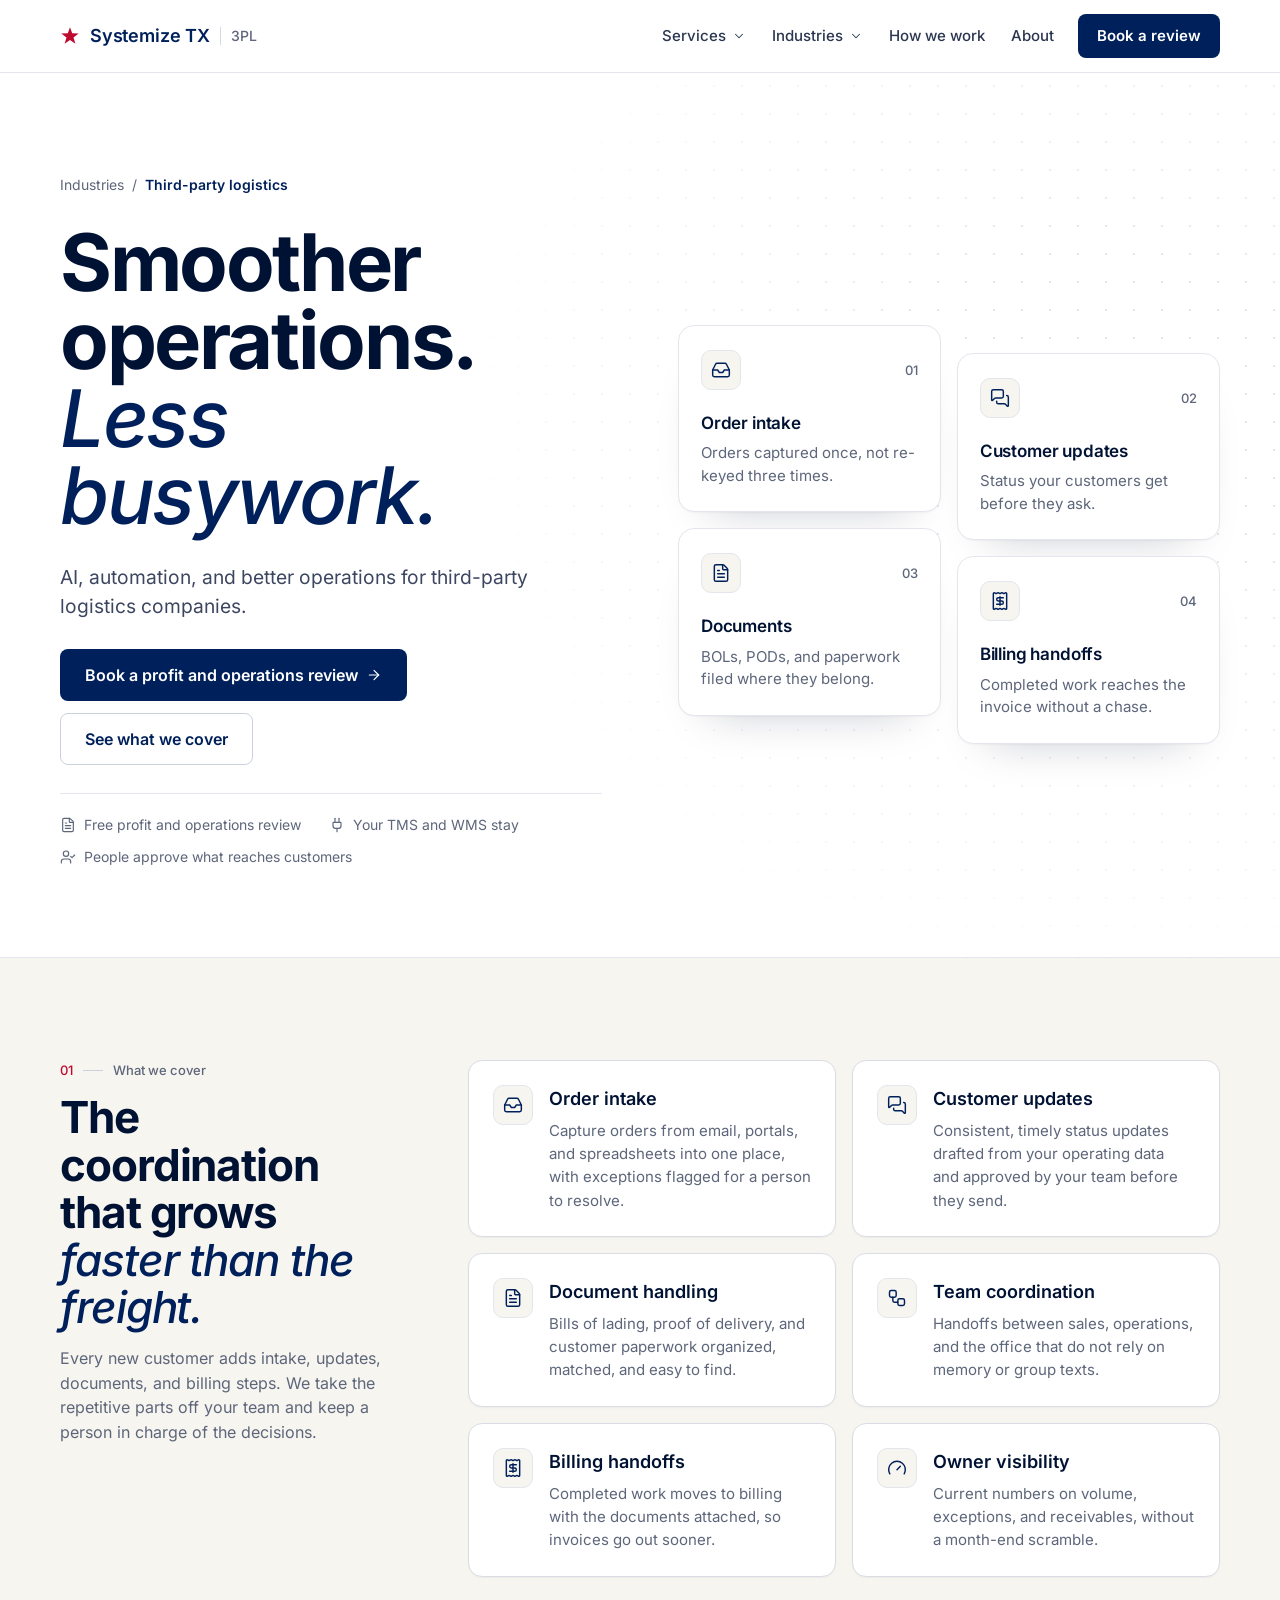
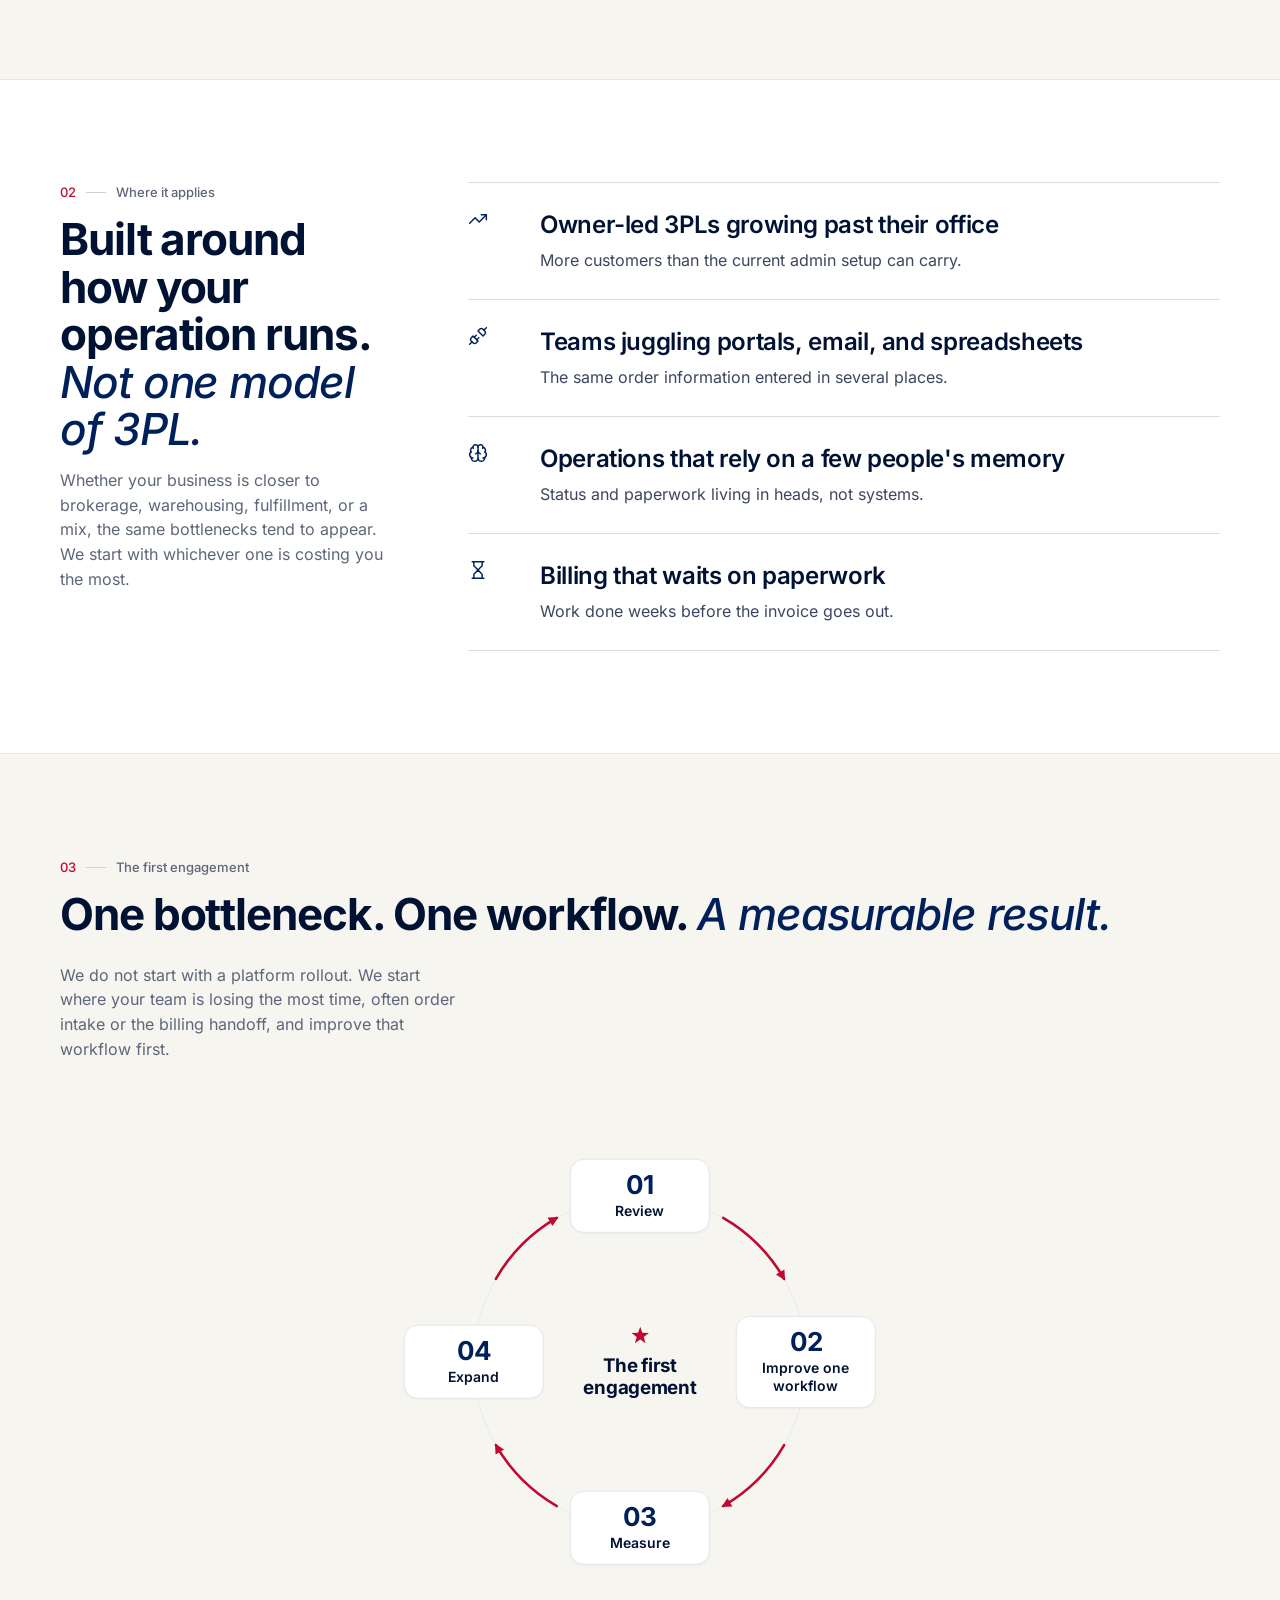
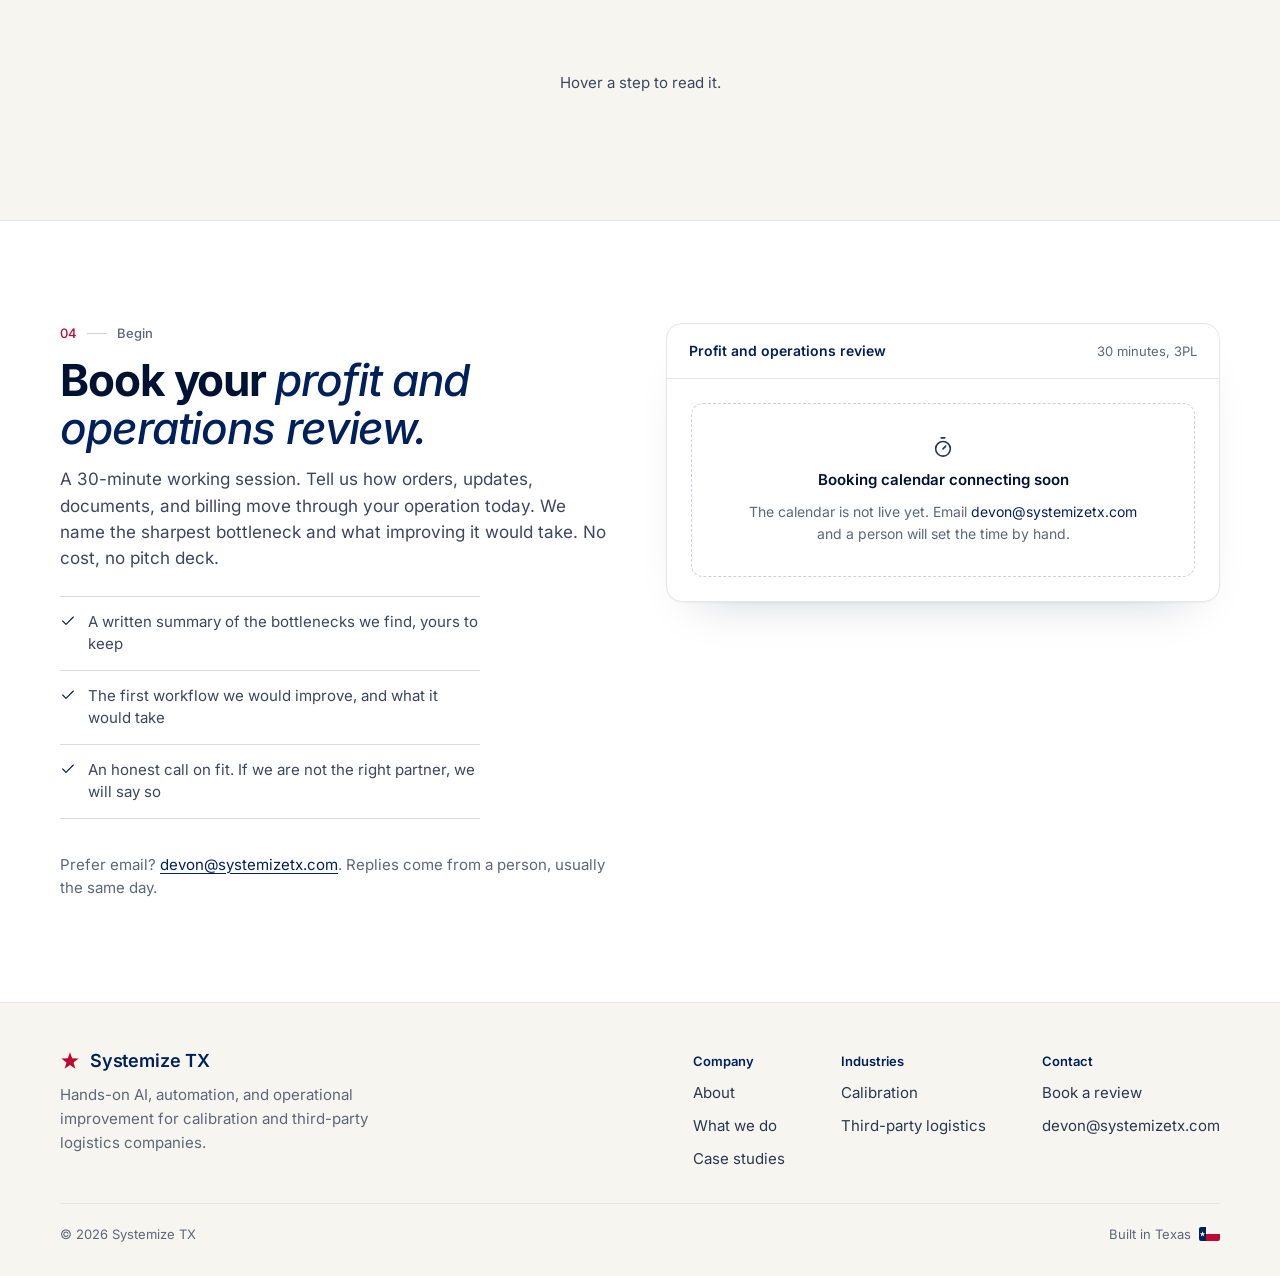
<file: industries/3pl/index.html>
<!DOCTYPE html>
<html lang="en">
<head>
<meta charset="utf-8" />
<meta name="viewport" content="width=device-width, initial-scale=1" />
<title>Third-party logistics | Systemize TX</title>
<meta name="description" content="AI, automation, and better operations for third-party logistics companies. Smoother operations, less busywork: order intake, customer updates, document handling, team coordination, and billing handoffs." />
<link rel="canonical" href="https://systemizetx.com/industries/3pl" />
<meta name="theme-color" content="#00205B" />
<meta property="og:type" content="website" />
<meta property="og:site_name" content="Systemize TX" />
<meta property="og:title" content="Third-party logistics | Systemize TX" />
<meta property="og:description" content="AI, automation, and better operations for third-party logistics companies. Smoother operations, less busywork: order intake, customer updates, document handling, team coordination, and billing handoffs." />
<meta property="og:url" content="https://systemizetx.com/industries/3pl" />
<meta name="twitter:card" content="summary" />
<link rel="icon" type="image/svg+xml" href="data:image/svg+xml,%3Csvg xmlns='http://www.w3.org/2000/svg' viewBox='0 0 100 100'%3E%3Crect width='100' height='100' fill='%2300205B'/%3E%3Cpath d='M50 18l7.8 21.8 23.2.6-18.4 14.2 6.6 22.2L50 63.6 30.8 76.8l6.6-22.2L19 40.4l23.2-.6z' fill='%23BF0A30'/%3E%3C/svg%3E" />
<link rel="apple-touch-icon" href="data:image/svg+xml,%3Csvg xmlns='http://www.w3.org/2000/svg' viewBox='0 0 100 100'%3E%3Crect width='100' height='100' fill='%2300205B'/%3E%3Cpath d='M50 18l7.8 21.8 23.2.6-18.4 14.2 6.6 22.2L50 63.6 30.8 76.8l6.6-22.2L19 40.4l23.2-.6z' fill='%23BF0A30'/%3E%3C/svg%3E" />
<link rel="preload" href="../../assets/fonts/inter-400-normal.woff2" as="font" type="font/woff2" crossorigin />
<link rel="preload" href="../../assets/fonts/inter-700-normal.woff2" as="font" type="font/woff2" crossorigin />
<link rel="stylesheet" href="../../css/style.css" />
<script>document.documentElement.className += " js";</script>
</head>
<body>
<a class="stx-skip" href="#main">Skip to content</a>
<svg class="stx-sprite" aria-hidden="true" focusable="false" xmlns="http://www.w3.org/2000/svg"><defs><symbol id="i-users" viewBox="0 0 24 24"><path d="M16 21v-2a4 4 0 0 0-4-4H6a4 4 0 0 0-4 4v2" /><path d="M16 3.128a4 4 0 0 1 0 7.744" /><path d="M22 21v-2a4 4 0 0 0-3-3.87" /><circle cx="9" cy="7" r="4" /></symbol><symbol id="i-mail-check" viewBox="0 0 24 24"><path d="M22 13V6a2 2 0 0 0-2-2H4a2 2 0 0 0-2 2v12c0 1.1.9 2 2 2h8" /><path d="m22 7-8.97 5.7a1.94 1.94 0 0 1-2.06 0L2 7" /><path d="m16 19 2 2 4-4" /></symbol><symbol id="i-workflow" viewBox="0 0 24 24"><rect width="8" height="8" x="3" y="3" rx="2" /><path d="M7 11v4a2 2 0 0 0 2 2h4" /><rect width="8" height="8" x="13" y="13" rx="2" /></symbol><symbol id="i-gauge" viewBox="0 0 24 24"><path d="m12 14 4-4" /><path d="M3.34 19a10 10 0 1 1 17.32 0" /></symbol><symbol id="i-wallet" viewBox="0 0 24 24"><path d="M19 7V4a1 1 0 0 0-1-1H5a2 2 0 0 0 0 4h15a1 1 0 0 1 1 1v4h-3a2 2 0 0 0 0 4h3a1 1 0 0 0 1-1v-2a1 1 0 0 0-1-1" /><path d="M3 5v14a2 2 0 0 0 2 2h15a1 1 0 0 0 1-1v-4" /></symbol><symbol id="i-receipt" viewBox="0 0 24 24"><path d="M12 17V7" /><path d="M16 8h-6a2 2 0 0 0 0 4h4a2 2 0 0 1 0 4H8" /><path d="M4 3a1 1 0 0 1 1-1 1.3 1.3 0 0 1 .7.2l.933.6a1.3 1.3 0 0 0 1.4 0l.934-.6a1.3 1.3 0 0 1 1.4 0l.933.6a1.3 1.3 0 0 0 1.4 0l.933-.6a1.3 1.3 0 0 1 1.4 0l.934.6a1.3 1.3 0 0 0 1.4 0l.933-.6A1.3 1.3 0 0 1 19 2a1 1 0 0 1 1 1v18a1 1 0 0 1-1 1 1.3 1.3 0 0 1-.7-.2l-.933-.6a1.3 1.3 0 0 0-1.4 0l-.934.6a1.3 1.3 0 0 1-1.4 0l-.933-.6a1.3 1.3 0 0 0-1.4 0l-.933.6a1.3 1.3 0 0 1-1.4 0l-.934-.6a1.3 1.3 0 0 0-1.4 0l-.933.6a1.3 1.3 0 0 1-.7.2 1 1 0 0 1-1-1z" /></symbol><symbol id="i-timer" viewBox="0 0 24 24"><line x1="10" x2="14" y1="2" y2="2" /><line x1="12" x2="15" y1="14" y2="11" /><circle cx="12" cy="14" r="8" /></symbol><symbol id="i-file-check" viewBox="0 0 24 24"><path d="M6 22a2 2 0 0 1-2-2V4a2 2 0 0 1 2-2h8a2.4 2.4 0 0 1 1.704.706l3.588 3.588A2.4 2.4 0 0 1 20 8v12a2 2 0 0 1-2 2z" /><path d="M14 2v5a1 1 0 0 0 1 1h5" /><path d="m9 15 2 2 4-4" /></symbol><symbol id="i-file-text" viewBox="0 0 24 24"><path d="M6 22a2 2 0 0 1-2-2V4a2 2 0 0 1 2-2h8a2.4 2.4 0 0 1 1.704.706l3.588 3.588A2.4 2.4 0 0 1 20 8v12a2 2 0 0 1-2 2z" /><path d="M14 2v5a1 1 0 0 0 1 1h5" /><path d="M10 9H8" /><path d="M16 13H8" /><path d="M16 17H8" /></symbol><symbol id="i-bell-ring" viewBox="0 0 24 24"><path d="M10.268 21a2 2 0 0 0 3.464 0" /><path d="M22 8c0-2.3-.8-4.3-2-6" /><path d="M3.262 15.326A1 1 0 0 0 4 17h16a1 1 0 0 0 .74-1.673C19.41 13.956 18 12.499 18 8A6 6 0 0 0 6 8c0 4.499-1.411 5.956-2.738 7.326" /><path d="M4 2C2.8 3.7 2 5.7 2 8" /></symbol><symbol id="i-badge-check" viewBox="0 0 24 24"><path d="M3.85 8.62a4 4 0 0 1 4.78-4.77 4 4 0 0 1 6.74 0 4 4 0 0 1 4.78 4.78 4 4 0 0 1 0 6.74 4 4 0 0 1-4.77 4.78 4 4 0 0 1-6.75 0 4 4 0 0 1-4.78-4.77 4 4 0 0 1 0-6.76Z" /><path d="m16 9-5.5 5.5L8 12" /></symbol><symbol id="i-user-check" viewBox="0 0 24 24"><path d="m16 11 2 2 4-4" /><path d="M16 21v-2a4 4 0 0 0-4-4H6a4 4 0 0 0-4 4v2" /><circle cx="9" cy="7" r="4" /></symbol><symbol id="i-ruler" viewBox="0 0 24 24"><path d="M21.3 15.3a2.4 2.4 0 0 1 0 3.4l-2.6 2.6a2.4 2.4 0 0 1-3.4 0L2.7 8.7a2.41 2.41 0 0 1 0-3.4l2.6-2.6a2.41 2.41 0 0 1 3.4 0Z" /><path d="m14.5 12.5 2-2" /><path d="m11.5 9.5 2-2" /><path d="m8.5 6.5 2-2" /><path d="m17.5 15.5 2-2" /></symbol><symbol id="i-plug" viewBox="0 0 24 24"><path d="M12 22v-5" /><path d="M15 8V2" /><path d="M17 8a1 1 0 0 1 1 1v4a4 4 0 0 1-4 4h-4a4 4 0 0 1-4-4V9a1 1 0 0 1 1-1z" /><path d="M9 8V2" /></symbol><symbol id="i-inbox" viewBox="0 0 24 24"><polyline points="22 12 16 12 14 15 10 15 8 12 2 12" /><path d="M5.45 5.11 2 12v6a2 2 0 0 0 2 2h16a2 2 0 0 0 2-2v-6l-3.45-6.89A2 2 0 0 0 16.76 4H7.24a2 2 0 0 0-1.79 1.11z" /></symbol><symbol id="i-messages-square" viewBox="0 0 24 24"><path d="M16 10a2 2 0 0 1-2 2H6.828a2 2 0 0 0-1.414.586l-2.202 2.202A.71.71 0 0 1 2 14.286V4a2 2 0 0 1 2-2h10a2 2 0 0 1 2 2z" /><path d="M20 9a2 2 0 0 1 2 2v10.286a.71.71 0 0 1-1.212.502l-2.202-2.202A2 2 0 0 0 17.172 19H10a2 2 0 0 1-2-2v-1" /></symbol><symbol id="i-truck" viewBox="0 0 24 24"><path d="M14 18V6a2 2 0 0 0-2-2H4a2 2 0 0 0-2 2v11a1 1 0 0 0 1 1h2" /><path d="M15 18H9" /><path d="M19 18h2a1 1 0 0 0 1-1v-3.65a1 1 0 0 0-.22-.624l-3.48-4.35A1 1 0 0 0 17.52 8H14" /><circle cx="17" cy="18" r="2" /><circle cx="7" cy="18" r="2" /></symbol><symbol id="i-trending-up" viewBox="0 0 24 24"><path d="M16 7h6v6" /><path d="m22 7-8.5 8.5-5-5L2 17" /></symbol><symbol id="i-unplug" viewBox="0 0 24 24"><path d="m19 5 3-3" /><path d="m2 22 3-3" /><path d="M6.3 20.3a2.4 2.4 0 0 0 3.4 0L12 18l-6-6-2.3 2.3a2.4 2.4 0 0 0 0 3.4Z" /><path d="M7.5 13.5 10 11" /><path d="M10.5 16.5 13 14" /><path d="m12 6 6 6 2.3-2.3a2.4 2.4 0 0 0 0-3.4l-2.6-2.6a2.4 2.4 0 0 0-3.4 0Z" /></symbol><symbol id="i-brain" viewBox="0 0 24 24"><path d="M12 18V5" /><path d="M15 13a4.17 4.17 0 0 1-3-4 4.17 4.17 0 0 1-3 4" /><path d="M17.598 6.5A3 3 0 1 0 12 5a3 3 0 1 0-5.598 1.5" /><path d="M17.997 5.125a4 4 0 0 1 2.526 5.77" /><path d="M18 18a4 4 0 0 0 2-7.464" /><path d="M19.967 17.483A4 4 0 1 1 12 18a4 4 0 1 1-7.967-.517" /><path d="M6 18a4 4 0 0 1-2-7.464" /><path d="M6.003 5.125a4 4 0 0 0-2.526 5.77" /></symbol><symbol id="i-hourglass" viewBox="0 0 24 24"><path d="M5 22h14" /><path d="M5 2h14" /><path d="M17 22v-4.172a2 2 0 0 0-.586-1.414L12 12l-4.414 4.414A2 2 0 0 0 7 17.828V22" /><path d="M7 2v4.172a2 2 0 0 0 .586 1.414L12 12l4.414-4.414A2 2 0 0 0 17 6.172V2" /></symbol><symbol id="i-target" viewBox="0 0 24 24"><circle cx="12" cy="12" r="10" /><circle cx="12" cy="12" r="6" /><circle cx="12" cy="12" r="2" /></symbol><symbol id="i-wrench" viewBox="0 0 24 24"><path d="M14.7 6.3a1 1 0 0 0 0 1.4l1.6 1.6a1 1 0 0 0 1.4 0l3.106-3.105c.32-.322.863-.22.983.218a6 6 0 0 1-8.259 7.057l-7.91 7.91a1 1 0 0 1-2.999-3l7.91-7.91a6 6 0 0 1 7.057-8.259c.438.12.54.662.219.984z" /></symbol><symbol id="i-arrow-right" viewBox="0 0 24 24"><path d="M5 12h14" /><path d="m12 5 7 7-7 7" /></symbol><symbol id="i-check" viewBox="0 0 24 24"><path d="M20 6 9 17l-5-5" /></symbol><symbol id="i-chevron-down" viewBox="0 0 24 24"><path d="m6 9 6 6 6-6" /></symbol><symbol id="i-x" viewBox="0 0 24 24"><path d="M18 6 6 18" /><path d="m6 6 12 12" /></symbol><symbol id="i-git-commit-horizontal" viewBox="0 0 24 24"><circle cx="12" cy="12" r="3" /><line x1="3" x2="9" y1="12" y2="12" /><line x1="15" x2="21" y1="12" y2="12" /></symbol><symbol id="i-map-pin" viewBox="0 0 24 24"><path d="M20 10c0 4.993-5.539 10.193-7.399 11.799a1 1 0 0 1-1.202 0C9.539 20.193 4 14.993 4 10a8 8 0 0 1 16 0" /><circle cx="12" cy="10" r="3" /></symbol></defs></svg>
<div class="stx-header-spacer" aria-hidden="true"></div>
<header class="stx-header" id="stxHeader">
  <div class="stx-progress" aria-hidden="true"><div class="stx-progress__fill" id="stxProgress"></div></div>
  <div class="stx-bar">
    <a class="stx-logo" href="../../" aria-label="Systemize TX, home"><svg class="stx-logo__star" viewBox="0 0 100 100" aria-hidden="true"><path d="M50 6l10.9 30.6 32.5.8-25.8 19.9 9.3 31.1L50 69.9 23.1 88.4l9.3-31.1L6.6 37.4l32.5-.8z" fill="currentColor"/></svg><span class="stx-logo__word">Systemize TX</span><span class="stx-logo__rule" aria-hidden="true"></span><span class="stx-logo__label">3PL</span></a>
    <nav class="stx-nav-d" aria-label="Primary">
        <div class="stx-drop">
          <button type="button" class="stx-nav-d__trigger stx-drop__trigger" aria-haspopup="true" aria-expanded="false" aria-controls="stx-drop-services">Services <svg class="stx-i stx-i--14" viewBox="0 0 24 24" aria-hidden="true"><use href="#i-chevron-down"></use></svg></button>
          <div class="stx-drop__panel" id="stx-drop-services">
            <div class="stx-drop__card">
              <a href="../../#services"><strong>What we improve</strong><span>Capacity, follow-up, coordination, work-to-cash</span></a>
              <a href="../../#how"><strong>How we work</strong><span>One workflow first, then expand</span></a>
              <a href="../../services/"><strong>What we do</strong><span>The engagement, phase by phase</span></a>
              <a href="../../case-studies/"><strong>Case studies</strong><span>Challenge, build, outcome</span></a>
            </div>
          </div>
        </div>
        <div class="stx-drop">
          <button type="button" class="stx-nav-d__trigger stx-drop__trigger" aria-haspopup="true" aria-expanded="false" aria-controls="stx-drop-industries">Industries <svg class="stx-i stx-i--14" viewBox="0 0 24 24" aria-hidden="true"><use href="#i-chevron-down"></use></svg></button>
          <div class="stx-drop__panel" id="stx-drop-industries">
            <div class="stx-drop__card">
              <a href="../../industries/calibration/"><strong>Calibration</strong><span>Labs and field calibration companies</span></a>
              <a href="../../industries/3pl/"><strong>Third-party logistics</strong><span>3PL operations of any model</span></a>
            </div>
          </div>
        </div>
      <a href="../../#how">How we work</a>
      <a href="../../#about">About</a>
      <a class="stx-btn stx-btn--primary stx-btn--sm" href="#book" data-book="general">Book a review</a>
    </nav>
    <button type="button" class="stx-burger" id="stxBurger" aria-label="Open menu" aria-expanded="false" aria-controls="stx-mobile-menu">
      <span></span><span></span><span></span>
    </button>
  </div>
  <nav class="stx-nav-m" id="stx-mobile-menu" aria-label="Primary, mobile">
    <div class="stx-nav-m__inner">
      <span class="stx-nav-m__group">Services</span>
      <a href="../../#services">What we improve</a>
      <a href="../../#how">How we work</a>
      <a href="../../services/">What we do</a>
      <a href="../../case-studies/">Case studies</a>
      <span class="stx-nav-m__group">Industries</span>
      <a href="../../industries/calibration/">Calibration</a>
      <a href="../../industries/3pl/">Third-party logistics</a>
      <span class="stx-nav-m__group">More</span>
      <a href="../../#how">How we work</a>
      <a href="../../#about">About</a>
      <a class="stx-btn stx-btn--primary stx-btn--block" href="#book" data-book="general">Book a review</a>
    </div>
  </nav>
</header>
<main id="main">
  <!-- REVIEW BEFORE LAUNCH: the cofounder's precise 3PL specialty is not yet
       confirmed, so this page keeps its claims broad and deliberately does not
       assume brokerage, warehousing, or fulfillment. See BRAND.md, Open items. -->

<section class="stx-hero" aria-labelledby="hero-title">
  <div class="stx-hero__dots" aria-hidden="true"></div>
  <div class="stx-wrap stx-hero__grid">
    <div class="stx-hero__copy">
      <nav class="stx-breadcrumb" aria-label="Breadcrumb" data-reveal>
        <a href="../../#industries">Industries</a><span aria-hidden="true">/</span><strong aria-current="page">Third-party logistics</strong>
      </nav>
      <h1 class="stx-hero__h1" id="hero-title" data-reveal style="--d:0.08s;">Smoother operations. <em>Less busywork.</em></h1>
      <p class="stx-hero__lede" data-reveal style="--d:0.16s;">AI, automation, and better operations for third-party logistics companies.</p>
      <div class="stx-hero__actions" data-reveal style="--d:0.24s;">
        <a class="stx-btn stx-btn--primary" href="#book" data-book="3pl">Book a profit and operations review <svg class="stx-i stx-i--16" viewBox="0 0 24 24" aria-hidden="true"><use href="#i-arrow-right"></use></svg></a>
        <a class="stx-btn stx-btn--secondary" href="#cover">See what we cover</a>
      </div>
      <ul class="stx-hero__meta" data-reveal style="--d:0.32s;">
        <li><svg class="stx-i stx-i--16" viewBox="0 0 24 24" aria-hidden="true"><use href="#i-file-text"></use></svg>Free profit and operations review</li>
        <li><svg class="stx-i stx-i--16" viewBox="0 0 24 24" aria-hidden="true"><use href="#i-plug"></use></svg>Your TMS and WMS stay</li>
        <li><svg class="stx-i stx-i--16" viewBox="0 0 24 24" aria-hidden="true"><use href="#i-user-check"></use></svg>People approve what reaches customers</li>
      </ul>
    </div>
    <div class="stx-herocards" data-reveal style="--d:0.20s;" role="img" aria-label="Order intake, customer updates, document handling, and billing handoffs">
      
        <div class="stx-herocard">
          <div class="stx-herocard__top">
            <span class="stx-tile"><svg class="stx-i" viewBox="0 0 24 24" aria-hidden="true"><use href="#i-inbox"></use></svg></span>
            <span class="stx-herocard__no">01</span>
          </div>
          <div class="stx-herocard__text">
            <strong>Order intake</strong>
            <span class="stx-herocard__body">Orders captured once, not re-keyed three times.</span>
          </div>
        </div>
        <div class="stx-herocard stx-herocard--offset">
          <div class="stx-herocard__top">
            <span class="stx-tile"><svg class="stx-i" viewBox="0 0 24 24" aria-hidden="true"><use href="#i-messages-square"></use></svg></span>
            <span class="stx-herocard__no">02</span>
          </div>
          <div class="stx-herocard__text">
            <strong>Customer updates</strong>
            <span class="stx-herocard__body">Status your customers get before they ask.</span>
          </div>
        </div>
        <div class="stx-herocard">
          <div class="stx-herocard__top">
            <span class="stx-tile"><svg class="stx-i" viewBox="0 0 24 24" aria-hidden="true"><use href="#i-file-text"></use></svg></span>
            <span class="stx-herocard__no">03</span>
          </div>
          <div class="stx-herocard__text">
            <strong>Documents</strong>
            <span class="stx-herocard__body">BOLs, PODs, and paperwork filed where they belong.</span>
          </div>
        </div>
        <div class="stx-herocard stx-herocard--offset">
          <div class="stx-herocard__top">
            <span class="stx-tile"><svg class="stx-i" viewBox="0 0 24 24" aria-hidden="true"><use href="#i-receipt"></use></svg></span>
            <span class="stx-herocard__no">04</span>
          </div>
          <div class="stx-herocard__text">
            <strong>Billing handoffs</strong>
            <span class="stx-herocard__body">Completed work reaches the invoice without a chase.</span>
          </div>
        </div>
    </div>
  </div>
</section>

<section class="stx-sec stx-sec--paper" id="cover" aria-labelledby="cover-title">
  <div class="stx-wrap stx-split">
    <div class="stx-split__head" data-reveal>
      <span class="stx-eyebrow"><span class="stx-eyebrow__no">01</span><span class="stx-eyebrow__rule" aria-hidden="true"></span>What we cover</span>
      <h2 class="stx-h2" id="cover-title">The coordination that grows <em>faster than the freight.</em></h2>
      <p class="stx-intro">Every new customer adds intake, updates, documents, and billing steps. We take the repetitive parts off your team and keep a person in charge of the decisions.</p>
    </div>
    <dl class="stx-split__body stx-dl">
      
      <div data-reveal style="--d:0.00s;">
        <span class="stx-tile"><svg class="stx-i" viewBox="0 0 24 24" aria-hidden="true"><use href="#i-inbox"></use></svg></span>
        <div>
          <dt>Order intake</dt>
          <dd>Capture orders from email, portals, and spreadsheets into one place, with exceptions flagged for a person to resolve.</dd>
        </div>
      </div>
      <div data-reveal style="--d:0.06s;">
        <span class="stx-tile"><svg class="stx-i" viewBox="0 0 24 24" aria-hidden="true"><use href="#i-messages-square"></use></svg></span>
        <div>
          <dt>Customer updates</dt>
          <dd>Consistent, timely status updates drafted from your operating data and approved by your team before they send.</dd>
        </div>
      </div>
      <div data-reveal style="--d:0.12s;">
        <span class="stx-tile"><svg class="stx-i" viewBox="0 0 24 24" aria-hidden="true"><use href="#i-file-text"></use></svg></span>
        <div>
          <dt>Document handling</dt>
          <dd>Bills of lading, proof of delivery, and customer paperwork organized, matched, and easy to find.</dd>
        </div>
      </div>
      <div data-reveal style="--d:0.18s;">
        <span class="stx-tile"><svg class="stx-i" viewBox="0 0 24 24" aria-hidden="true"><use href="#i-workflow"></use></svg></span>
        <div>
          <dt>Team coordination</dt>
          <dd>Handoffs between sales, operations, and the office that do not rely on memory or group texts.</dd>
        </div>
      </div>
      <div data-reveal style="--d:0.24s;">
        <span class="stx-tile"><svg class="stx-i" viewBox="0 0 24 24" aria-hidden="true"><use href="#i-receipt"></use></svg></span>
        <div>
          <dt>Billing handoffs</dt>
          <dd>Completed work moves to billing with the documents attached, so invoices go out sooner.</dd>
        </div>
      </div>
      <div data-reveal style="--d:0.30s;">
        <span class="stx-tile"><svg class="stx-i" viewBox="0 0 24 24" aria-hidden="true"><use href="#i-gauge"></use></svg></span>
        <div>
          <dt>Owner visibility</dt>
          <dd>Current numbers on volume, exceptions, and receivables, without a month-end scramble.</dd>
        </div>
      </div>
    </dl>
  </div>
</section>

<section class="stx-sec" aria-labelledby="line-title">
  <div class="stx-wrap stx-split">
    <div class="stx-split__head" data-reveal>
      <span class="stx-eyebrow"><span class="stx-eyebrow__no">02</span><span class="stx-eyebrow__rule" aria-hidden="true"></span>Where it applies</span>
      <h2 class="stx-h2" id="line-title">Built around how your operation runs. <em>Not one model of 3PL.</em></h2>
      <p class="stx-intro">Whether your business is closer to brokerage, warehousing, fulfillment, or a mix, the same bottlenecks tend to appear. We start with whichever one is costing you the most.</p>
    </div>
    <ol class="stx-split__body stx-rows">
      
      <li class="stx-row" data-reveal style="--d:0.00s;">
        <span class="stx-row__icon"><svg class="stx-i" viewBox="0 0 24 24" aria-hidden="true"><use href="#i-trending-up"></use></svg></span>
        <div>
          <h3>Owner-led 3PLs growing past their office</h3>
          <p>More customers than the current admin setup can carry.</p>
        </div>
      </li>
      <li class="stx-row" data-reveal style="--d:0.11s;">
        <span class="stx-row__icon"><svg class="stx-i" viewBox="0 0 24 24" aria-hidden="true"><use href="#i-unplug"></use></svg></span>
        <div>
          <h3>Teams juggling portals, email, and spreadsheets</h3>
          <p>The same order information entered in several places.</p>
        </div>
      </li>
      <li class="stx-row" data-reveal style="--d:0.22s;">
        <span class="stx-row__icon"><svg class="stx-i" viewBox="0 0 24 24" aria-hidden="true"><use href="#i-brain"></use></svg></span>
        <div>
          <h3>Operations that rely on a few people's memory</h3>
          <p>Status and paperwork living in heads, not systems.</p>
        </div>
      </li>
      <li class="stx-row" data-reveal style="--d:0.33s;">
        <span class="stx-row__icon"><svg class="stx-i" viewBox="0 0 24 24" aria-hidden="true"><use href="#i-hourglass"></use></svg></span>
        <div>
          <h3>Billing that waits on paperwork</h3>
          <p>Work done weeks before the invoice goes out.</p>
        </div>
      </li>
    </ol>
  </div>
</section>

<section class="stx-sec stx-sec--paper" aria-labelledby="first-title">
  <div class="stx-wrap">
    <div class="stx-headrow" data-reveal>
      <div class="stx-headrow__main">
        <span class="stx-eyebrow"><span class="stx-eyebrow__no">03</span><span class="stx-eyebrow__rule" aria-hidden="true"></span>The first engagement</span>
        <h2 class="stx-h2" id="first-title">One bottleneck. One workflow. <em>A measurable result.</em></h2>
      </div>
      <p class="stx-headrow__desc">We do not start with a platform rollout. We start where your team is losing the most time, often order intake or the billing handoff, and improve that workflow first.</p>
    </div>
    <div data-reveal>
<div class="stx-ringwrap">
  <div class="stx-ringbox">
    <div class="stx-ring">
      <svg viewBox="0 0 400 400" aria-hidden="true">
        <defs>
          <marker id="stx-arrow" viewBox="0 0 12 12" refX="9" refY="6" markerWidth="4.5" markerHeight="4.5" orient="auto">
            <path d="M 1 1 L 11 6 L 1 11 Z" fill="#BF0A30"/>
          </marker>
        </defs>
        <circle cx="200" cy="200" r="128" fill="none" stroke="#EAECF1" stroke-width="1"/>
        <g fill="none" stroke="#BF0A30" stroke-width="2" stroke-linecap="round" marker-end="url(#stx-arrow)">
          <path d="M 264 89.15 A 128 128 0 0 1 310.85 136"/>
          <path d="M 310.85 264 A 128 128 0 0 1 264 310.85"/>
          <path d="M 136 310.85 A 128 128 0 0 1 89.15 264"/>
          <path d="M 89.15 136 A 128 128 0 0 1 136 89.15"/>
        </g>
      </svg>
      <div class="stx-ringlayer stx-ringlayer--1">
        <div class="stx-ringnode">
          <div class="stx-ringnode__up">
            <button type="button" class="stx-ringcard" aria-describedby="stx-ring-caption"
              data-step-label="01 Review" data-step-body="We study how orders, updates, and billing move today and name the biggest bottleneck.">
              <span class="stx-ringcard__no">01</span>
              <span class="stx-ringcard__title">Review</span>
            </button>
          </div>
        </div>
      </div>
      <div class="stx-ringlayer stx-ringlayer--2">
        <div class="stx-ringnode">
          <div class="stx-ringnode__up">
            <button type="button" class="stx-ringcard" aria-describedby="stx-ring-caption"
              data-step-label="02 Improve one workflow" data-step-body="We fix that workflow first, reviewed by your team before anything goes live.">
              <span class="stx-ringcard__no">02</span>
              <span class="stx-ringcard__title">Improve one workflow</span>
            </button>
          </div>
        </div>
      </div>
      <div class="stx-ringlayer stx-ringlayer--3">
        <div class="stx-ringnode">
          <div class="stx-ringnode__up">
            <button type="button" class="stx-ringcard" aria-describedby="stx-ring-caption"
              data-step-label="03 Measure" data-step-body="Hours recovered, exceptions caught, days-to-invoice: measured against where you started.">
              <span class="stx-ringcard__no">03</span>
              <span class="stx-ringcard__title">Measure</span>
            </button>
          </div>
        </div>
      </div>
      <div class="stx-ringlayer stx-ringlayer--4">
        <div class="stx-ringnode">
          <div class="stx-ringnode__up">
            <button type="button" class="stx-ringcard" aria-describedby="stx-ring-caption"
              data-step-label="04 Expand" data-step-body="When the first workflow holds, we take on the next one.">
              <span class="stx-ringcard__no">04</span>
              <span class="stx-ringcard__title">Expand</span>
            </button>
          </div>
        </div>
      </div>
    </div>
    <div class="stx-ringhub"><svg class="" viewBox="0 0 100 100" width="20" height="20" aria-hidden="true"><path d="M50 6l10.9 30.6 32.5.8-25.8 19.9 9.3 31.1L50 69.9 23.1 88.4l9.3-31.1L6.6 37.4l32.5-.8z" fill="currentColor"/></svg><span>The first engagement</span></div>
  </div>
  <div class="stx-ringcaption" id="stx-ring-caption" aria-live="polite">
    <span class="stx-ringcaption__label"></span>
    <p class="stx-ringcaption__body" data-hint="Hover a step to read it.">Hover a step to read it.</p>
  </div>
</div></div>
  </div>
</section>

<section class="stx-sec" id="book" aria-labelledby="book-title">
  <div class="stx-wrap stx-book2">
    <div class="stx-book__copy" data-reveal>
      <span class="stx-eyebrow"><span class="stx-eyebrow__no">04</span><span class="stx-eyebrow__rule" aria-hidden="true"></span>Begin</span>
      <h2 class="stx-h2" id="book-title">Book your <em>profit and operations review.</em></h2>
      <p>A 30-minute working session. Tell us how orders, updates, documents, and billing move through your operation today. We name the sharpest bottleneck and what improving it would take. No cost, no pitch deck.</p>
      <ul class="stx-checks" style="margin-top:10px">
        <li><svg class="stx-i stx-i--16" viewBox="0 0 24 24" aria-hidden="true"><use href="#i-check"></use></svg>A written summary of the bottlenecks we find, yours to keep</li>
        <li><svg class="stx-i stx-i--16" viewBox="0 0 24 24" aria-hidden="true"><use href="#i-check"></use></svg>The first workflow we would improve, and what it would take</li>
        <li><svg class="stx-i stx-i--16" viewBox="0 0 24 24" aria-hidden="true"><use href="#i-check"></use></svg>An honest call on fit. If we are not the right partner, we will say so</li>
      </ul>
      <p style="font-size:15px;color:var(--ink-muted);margin-top:20px">Prefer email? <a href="mailto:devon@systemizetx.com?subject=Profit%20and%20operations%20review%20request%20(3PL)" style="text-decoration:underline;text-underline-offset:3px">devon@systemizetx.com</a>. Replies come from a person, usually the same day.</p>
    </div>
    <div data-reveal>
      <div class="stx-cal">
        <div class="stx-cal__head">
          <span class="stx-cal__title">Profit and operations review</span>
          <span class="stx-cal__meta">30 minutes, 3PL</span>
        </div>
        <div id="my-cal-inline-3pl-review" data-cal-pending>
          <div class="stx-cal__pending">
            <svg class="stx-i stx-i--22" viewBox="0 0 24 24" aria-hidden="true"><use href="#i-timer"></use></svg>
            <strong>Booking calendar connecting soon</strong>
            <span>The calendar is not live yet. Email <a href="mailto:devon@systemizetx.com?subject=Profit%20and%20operations%20review%20request">devon@systemizetx.com</a> and a person will set the time by hand.</span>
          </div>
        </div>
      </div></div>
  </div>
</section>

</main>

<footer class="stx-footer">
  <div class="stx-footer__inner">
    <div class="stx-footer__top">
      <div class="stx-footer__brand">
        <a class="stx-logo" href="../../" aria-label="Systemize TX, home"><svg class="stx-logo__star" viewBox="0 0 100 100" aria-hidden="true"><path d="M50 6l10.9 30.6 32.5.8-25.8 19.9 9.3 31.1L50 69.9 23.1 88.4l9.3-31.1L6.6 37.4l32.5-.8z" fill="currentColor"/></svg><span class="stx-logo__word">Systemize TX</span></a>
        <p>Hands-on AI, automation, and operational improvement for calibration and third-party logistics companies.</p>
      </div>
      <div class="stx-footer__navs">
        <nav aria-label="Company">
          <span>Company</span>
          <a href="../../about/">About</a>
          <a href="../../services/">What we do</a>
          <a href="../../case-studies/">Case studies</a>
        </nav>
        <nav aria-label="Industries">
          <span>Industries</span>
          <a href="../../industries/calibration/">Calibration</a>
          <a href="../../industries/3pl/">Third-party logistics</a>
        </nav>
        <nav aria-label="Contact">
          <span>Contact</span>
          <a href="#book" data-book="general">Book a review</a>
          <a href="mailto:devon@systemizetx.com">devon@systemizetx.com</a>
        </nav>
      </div>
    </div>
    <div class="stx-footer__base">
      <span>&copy; 2026 Systemize TX</span>
      <span class="stx-footer__tx">Built in Texas <svg aria-hidden="true" viewBox="0 0 30 20" width="21" height="14"><rect width="30" height="20" fill="#F7F5F0"/><rect width="10" height="20" fill="#00205B"/><rect x="10" y="10" width="20" height="10" fill="#BF0A30"/><path d="M5 6.2l1 2.75 2.9.08-2.3 1.78.83 2.79L5 11.94l-2.43 1.66.83-2.79-2.3-1.78 2.9-.08z" fill="#F7F5F0"/></svg></span>
    </div>
  </div>
</footer>
<div class="stx-dialog" id="stxBookDialog" hidden>
  <div class="stx-dialog__panel" role="dialog" aria-modal="true" aria-labelledby="stx-book-title">
    <div class="stx-dialog__head">
      <span>Profit and operations review</span>
      <button type="button" class="stx-dialog__close" data-dialog-close aria-label="Close"><svg class="stx-i stx-i--18" viewBox="0 0 24 24" aria-hidden="true"><use href="#i-x"></use></svg></button>
    </div>

    <div class="stx-dialog__body" id="stxBookPick">
      <div>
        <h2 id="stx-book-title">Which industry are you booking for?</h2>
        <p class="stx-dialog__sub">This routes you to the right calendar so the review is with the person who knows your operation.</p>
      </div>
      <div class="stx-dialog__opts">
        <a class="stx-opt" href="../../industries/calibration/#book" data-dialog-route>
          <span><strong>Calibration</strong><span>Labs and field calibration companies.</span></span>
          <svg class="stx-i stx-i--18" viewBox="0 0 24 24" aria-hidden="true"><use href="#i-arrow-right"></use></svg>
        </a>
        <a class="stx-opt" href="../../industries/3pl/#book" data-dialog-route>
          <span><strong>Third-party logistics</strong><span>3PL operations of any model.</span></span>
          <svg class="stx-i stx-i--18" viewBox="0 0 24 24" aria-hidden="true"><use href="#i-arrow-right"></use></svg>
        </a>
        <button type="button" class="stx-opt" data-dialog-step="form">
          <span><strong>Something else</strong><span>Tell us what you run and we will come back to you.</span></span>
          <svg class="stx-i stx-i--18" viewBox="0 0 24 24" aria-hidden="true"><use href="#i-arrow-right"></use></svg>
        </button>
      </div>
    </div>

    <form class="stx-dialog__body" id="stxBookForm" hidden novalidate>
      <div>
        <h2>Tell us what you run.</h2>
        <p class="stx-dialog__sub">We will read it and reply with the right next step, usually the same day.</p>
      </div>
      <div class="stx-fields">
        <label>Name<input type="text" name="name" required autocomplete="name" /></label>
        <label>Email<input type="email" name="email" required autocomplete="email" /></label>
        <label>Company<input type="text" name="company" autocomplete="organization" /></label>
        <label>What does your business do, and where is the bottleneck?<textarea name="detail" rows="4" required></textarea></label>
      </div>
      <div class="stx-dialog__actions">
        <button type="button" class="stx-btn stx-btn--secondary stx-btn--sm" data-dialog-step="pick">Back</button>
        <button type="submit" class="stx-btn stx-btn--primary stx-btn--sm">Send to devon <svg class="stx-i stx-i--16" viewBox="0 0 24 24" aria-hidden="true"><use href="#i-arrow-right"></use></svg></button>
      </div>
      <p class="stx-dialog__fine">This opens your email app with the message ready to send.</p>
    </form>
  </div>
</div>
<script src="../../js/main.js"></script>
</body>
</html>
</file>
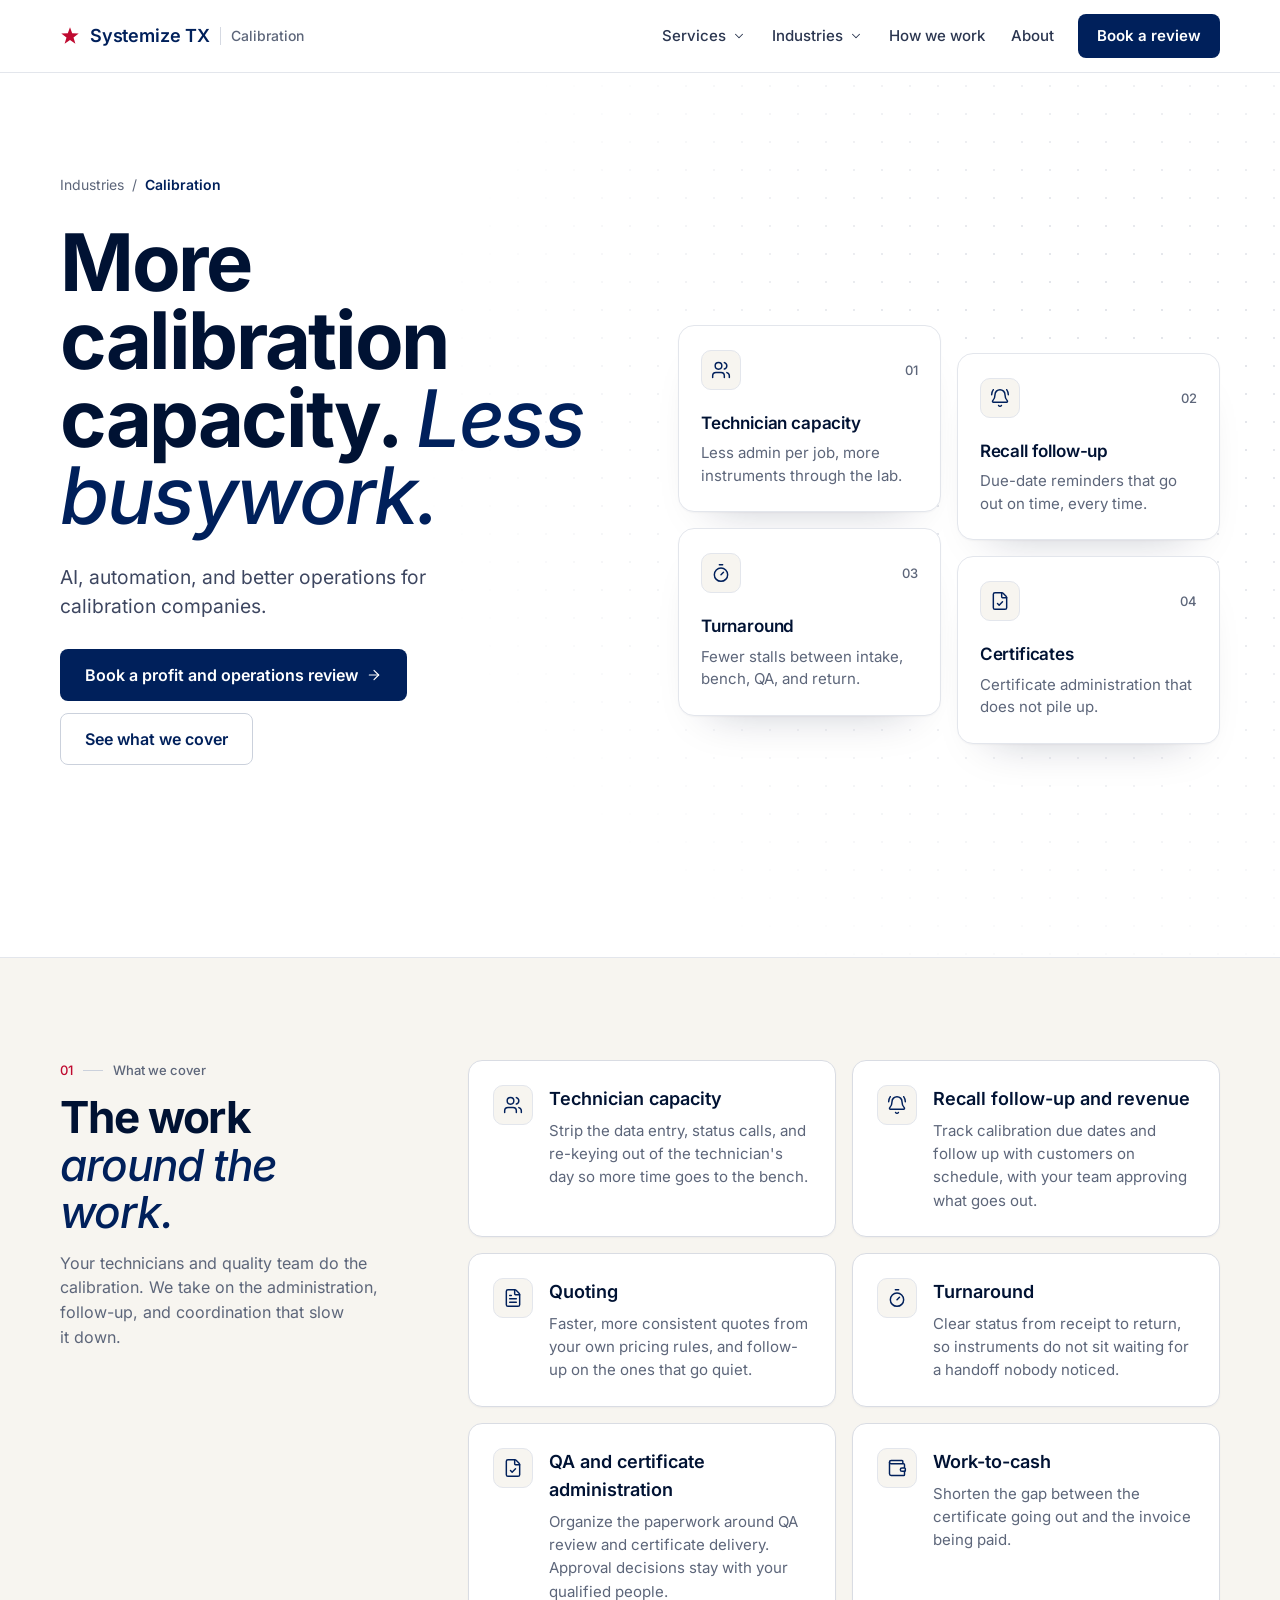
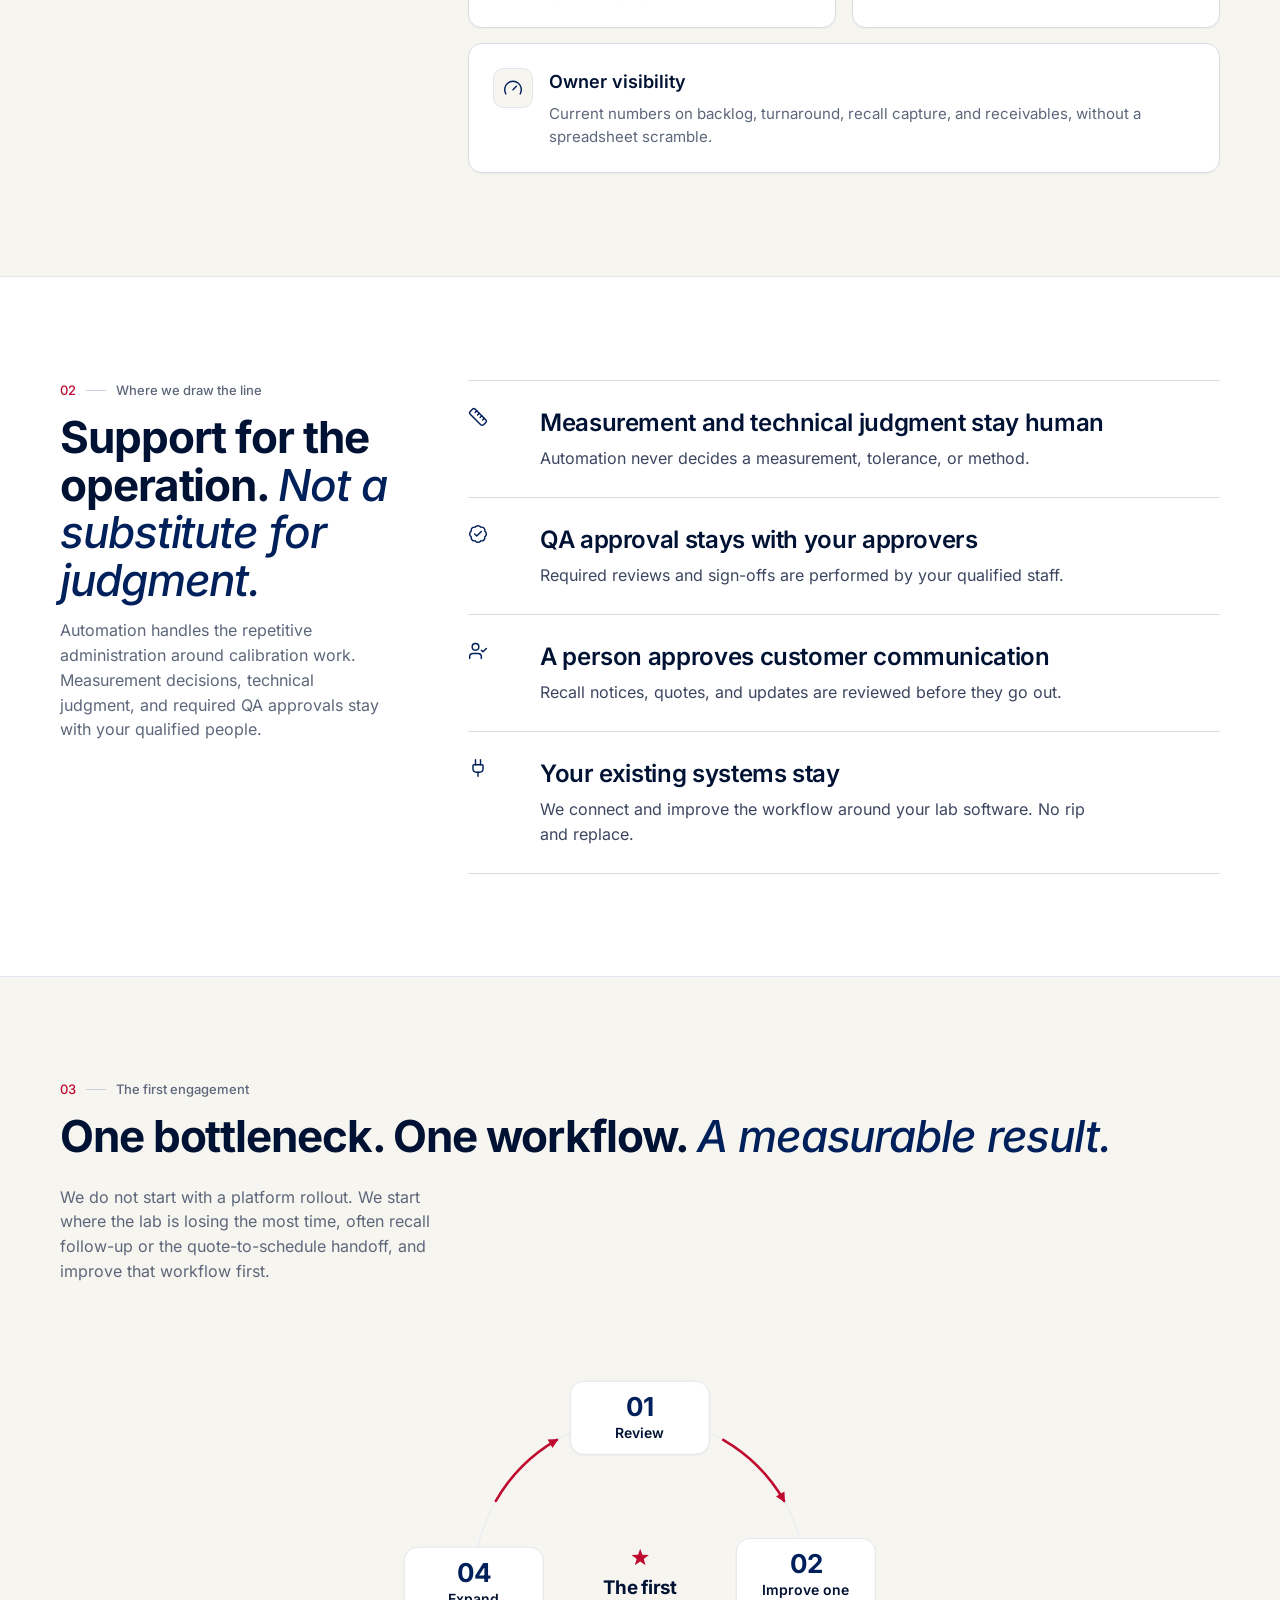
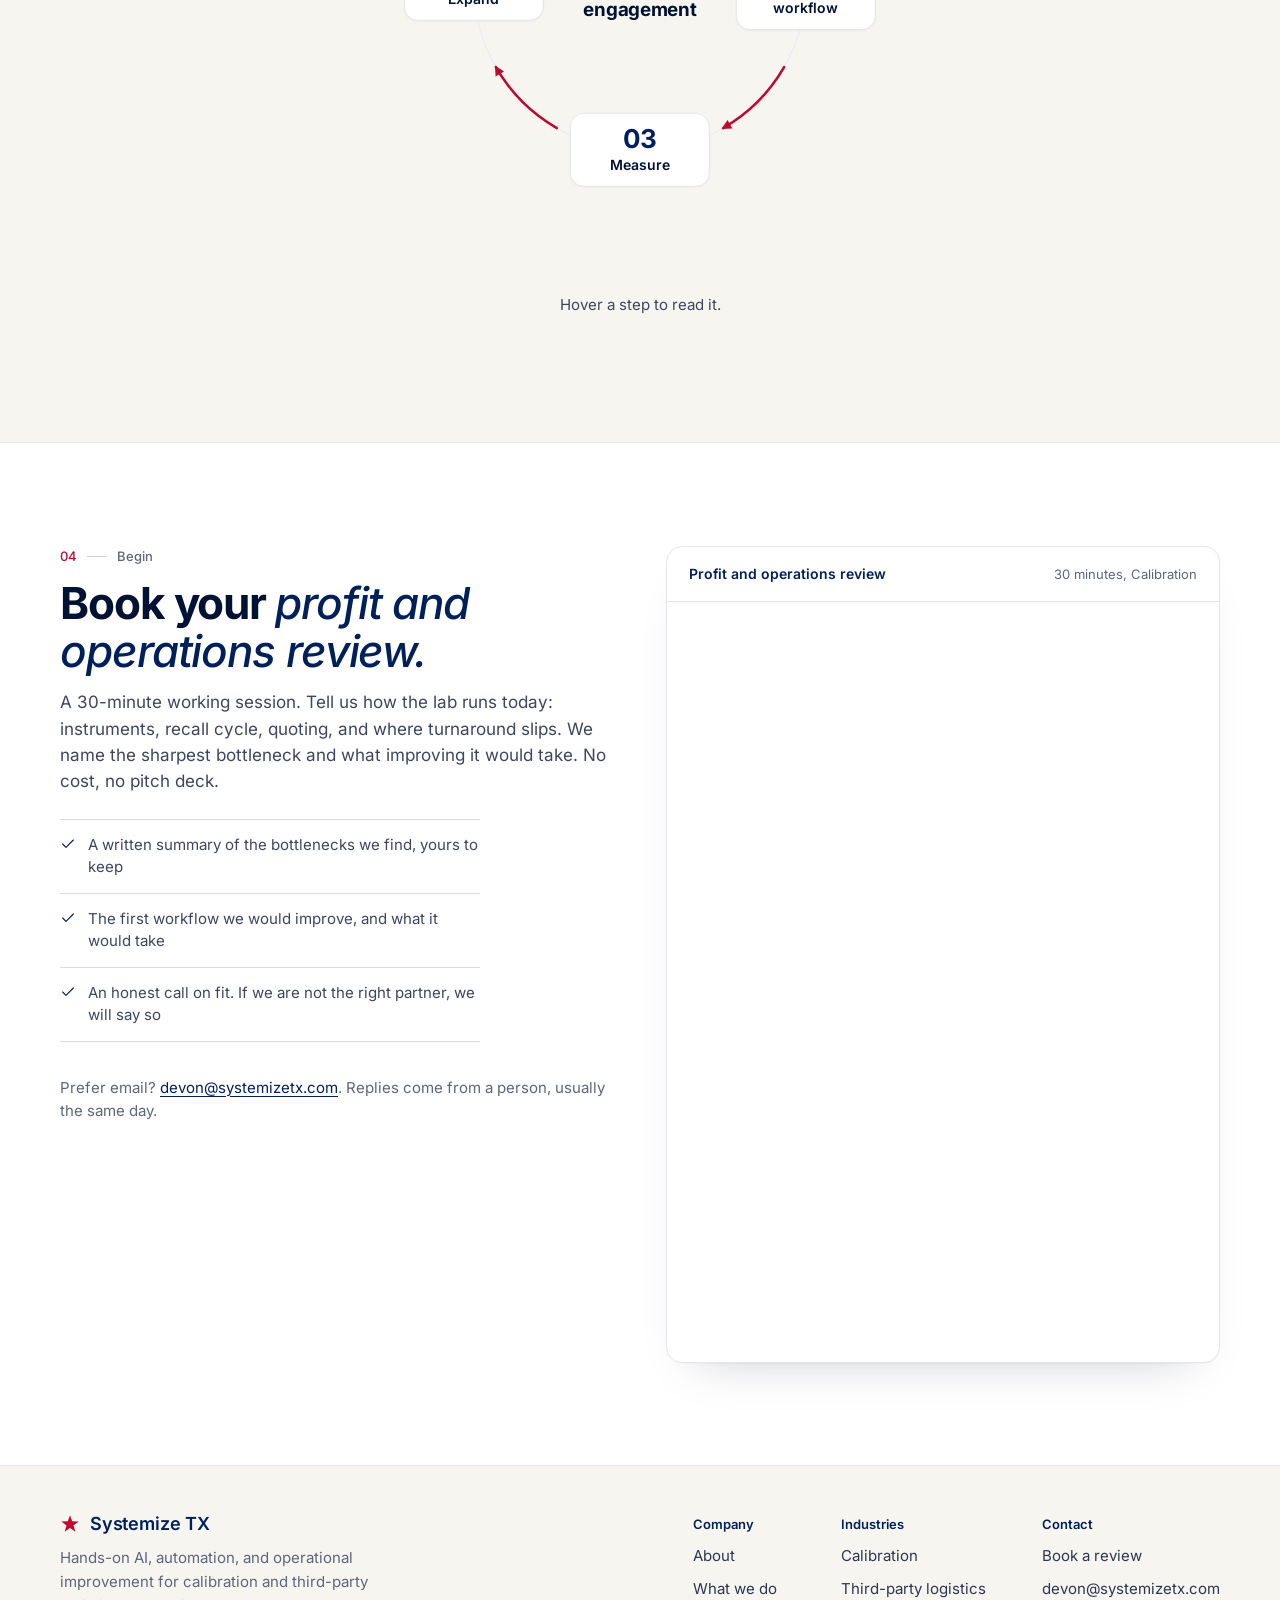
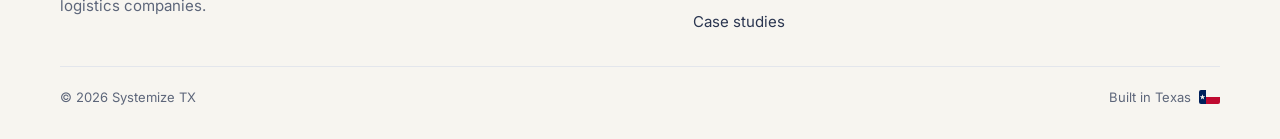
<file: industries/calibration/index.html>
<!DOCTYPE html>
<html lang="en">
<head>
<meta charset="utf-8" />
<meta name="viewport" content="width=device-width, initial-scale=1" />
<title>Calibration | Systemize TX</title>
<meta name="description" content="AI, automation, and better operations for calibration companies. More calibration capacity, less busywork: recall follow-up, quoting, turnaround, certificate administration, and work-to-cash." />
<link rel="canonical" href="https://systemizetx.com/industries/calibration" />
<meta name="theme-color" content="#00205B" />
<meta property="og:type" content="website" />
<meta property="og:site_name" content="Systemize TX" />
<meta property="og:title" content="Calibration | Systemize TX" />
<meta property="og:description" content="AI, automation, and better operations for calibration companies. More calibration capacity, less busywork: recall follow-up, quoting, turnaround, certificate administration, and work-to-cash." />
<meta property="og:url" content="https://systemizetx.com/industries/calibration" />
<meta name="twitter:card" content="summary" />
<link rel="icon" type="image/svg+xml" href="data:image/svg+xml,%3Csvg xmlns='http://www.w3.org/2000/svg' viewBox='0 0 100 100'%3E%3Crect width='100' height='100' fill='%2300205B'/%3E%3Cpath d='M50 18l7.8 21.8 23.2.6-18.4 14.2 6.6 22.2L50 63.6 30.8 76.8l6.6-22.2L19 40.4l23.2-.6z' fill='%23BF0A30'/%3E%3C/svg%3E" />
<link rel="apple-touch-icon" href="data:image/svg+xml,%3Csvg xmlns='http://www.w3.org/2000/svg' viewBox='0 0 100 100'%3E%3Crect width='100' height='100' fill='%2300205B'/%3E%3Cpath d='M50 18l7.8 21.8 23.2.6-18.4 14.2 6.6 22.2L50 63.6 30.8 76.8l6.6-22.2L19 40.4l23.2-.6z' fill='%23BF0A30'/%3E%3C/svg%3E" />
<link rel="preload" href="../../assets/fonts/inter-400-normal.woff2" as="font" type="font/woff2" crossorigin />
<link rel="preload" href="../../assets/fonts/inter-700-normal.woff2" as="font" type="font/woff2" crossorigin />
<link rel="stylesheet" href="../../css/style.css" />
<script>document.documentElement.className += " js";</script>
</head>
<body>
<a class="stx-skip" href="#main">Skip to content</a>
<svg class="stx-sprite" aria-hidden="true" focusable="false" xmlns="http://www.w3.org/2000/svg"><defs><symbol id="i-users" viewBox="0 0 24 24"><path d="M16 21v-2a4 4 0 0 0-4-4H6a4 4 0 0 0-4 4v2" /><path d="M16 3.128a4 4 0 0 1 0 7.744" /><path d="M22 21v-2a4 4 0 0 0-3-3.87" /><circle cx="9" cy="7" r="4" /></symbol><symbol id="i-mail-check" viewBox="0 0 24 24"><path d="M22 13V6a2 2 0 0 0-2-2H4a2 2 0 0 0-2 2v12c0 1.1.9 2 2 2h8" /><path d="m22 7-8.97 5.7a1.94 1.94 0 0 1-2.06 0L2 7" /><path d="m16 19 2 2 4-4" /></symbol><symbol id="i-workflow" viewBox="0 0 24 24"><rect width="8" height="8" x="3" y="3" rx="2" /><path d="M7 11v4a2 2 0 0 0 2 2h4" /><rect width="8" height="8" x="13" y="13" rx="2" /></symbol><symbol id="i-gauge" viewBox="0 0 24 24"><path d="m12 14 4-4" /><path d="M3.34 19a10 10 0 1 1 17.32 0" /></symbol><symbol id="i-wallet" viewBox="0 0 24 24"><path d="M19 7V4a1 1 0 0 0-1-1H5a2 2 0 0 0 0 4h15a1 1 0 0 1 1 1v4h-3a2 2 0 0 0 0 4h3a1 1 0 0 0 1-1v-2a1 1 0 0 0-1-1" /><path d="M3 5v14a2 2 0 0 0 2 2h15a1 1 0 0 0 1-1v-4" /></symbol><symbol id="i-receipt" viewBox="0 0 24 24"><path d="M12 17V7" /><path d="M16 8h-6a2 2 0 0 0 0 4h4a2 2 0 0 1 0 4H8" /><path d="M4 3a1 1 0 0 1 1-1 1.3 1.3 0 0 1 .7.2l.933.6a1.3 1.3 0 0 0 1.4 0l.934-.6a1.3 1.3 0 0 1 1.4 0l.933.6a1.3 1.3 0 0 0 1.4 0l.933-.6a1.3 1.3 0 0 1 1.4 0l.934.6a1.3 1.3 0 0 0 1.4 0l.933-.6A1.3 1.3 0 0 1 19 2a1 1 0 0 1 1 1v18a1 1 0 0 1-1 1 1.3 1.3 0 0 1-.7-.2l-.933-.6a1.3 1.3 0 0 0-1.4 0l-.934.6a1.3 1.3 0 0 1-1.4 0l-.933-.6a1.3 1.3 0 0 0-1.4 0l-.933.6a1.3 1.3 0 0 1-1.4 0l-.934-.6a1.3 1.3 0 0 0-1.4 0l-.933.6a1.3 1.3 0 0 1-.7.2 1 1 0 0 1-1-1z" /></symbol><symbol id="i-timer" viewBox="0 0 24 24"><line x1="10" x2="14" y1="2" y2="2" /><line x1="12" x2="15" y1="14" y2="11" /><circle cx="12" cy="14" r="8" /></symbol><symbol id="i-file-check" viewBox="0 0 24 24"><path d="M6 22a2 2 0 0 1-2-2V4a2 2 0 0 1 2-2h8a2.4 2.4 0 0 1 1.704.706l3.588 3.588A2.4 2.4 0 0 1 20 8v12a2 2 0 0 1-2 2z" /><path d="M14 2v5a1 1 0 0 0 1 1h5" /><path d="m9 15 2 2 4-4" /></symbol><symbol id="i-file-text" viewBox="0 0 24 24"><path d="M6 22a2 2 0 0 1-2-2V4a2 2 0 0 1 2-2h8a2.4 2.4 0 0 1 1.704.706l3.588 3.588A2.4 2.4 0 0 1 20 8v12a2 2 0 0 1-2 2z" /><path d="M14 2v5a1 1 0 0 0 1 1h5" /><path d="M10 9H8" /><path d="M16 13H8" /><path d="M16 17H8" /></symbol><symbol id="i-bell-ring" viewBox="0 0 24 24"><path d="M10.268 21a2 2 0 0 0 3.464 0" /><path d="M22 8c0-2.3-.8-4.3-2-6" /><path d="M3.262 15.326A1 1 0 0 0 4 17h16a1 1 0 0 0 .74-1.673C19.41 13.956 18 12.499 18 8A6 6 0 0 0 6 8c0 4.499-1.411 5.956-2.738 7.326" /><path d="M4 2C2.8 3.7 2 5.7 2 8" /></symbol><symbol id="i-badge-check" viewBox="0 0 24 24"><path d="M3.85 8.62a4 4 0 0 1 4.78-4.77 4 4 0 0 1 6.74 0 4 4 0 0 1 4.78 4.78 4 4 0 0 1 0 6.74 4 4 0 0 1-4.77 4.78 4 4 0 0 1-6.75 0 4 4 0 0 1-4.78-4.77 4 4 0 0 1 0-6.76Z" /><path d="m16 9-5.5 5.5L8 12" /></symbol><symbol id="i-user-check" viewBox="0 0 24 24"><path d="m16 11 2 2 4-4" /><path d="M16 21v-2a4 4 0 0 0-4-4H6a4 4 0 0 0-4 4v2" /><circle cx="9" cy="7" r="4" /></symbol><symbol id="i-ruler" viewBox="0 0 24 24"><path d="M21.3 15.3a2.4 2.4 0 0 1 0 3.4l-2.6 2.6a2.4 2.4 0 0 1-3.4 0L2.7 8.7a2.41 2.41 0 0 1 0-3.4l2.6-2.6a2.41 2.41 0 0 1 3.4 0Z" /><path d="m14.5 12.5 2-2" /><path d="m11.5 9.5 2-2" /><path d="m8.5 6.5 2-2" /><path d="m17.5 15.5 2-2" /></symbol><symbol id="i-plug" viewBox="0 0 24 24"><path d="M12 22v-5" /><path d="M15 8V2" /><path d="M17 8a1 1 0 0 1 1 1v4a4 4 0 0 1-4 4h-4a4 4 0 0 1-4-4V9a1 1 0 0 1 1-1z" /><path d="M9 8V2" /></symbol><symbol id="i-inbox" viewBox="0 0 24 24"><polyline points="22 12 16 12 14 15 10 15 8 12 2 12" /><path d="M5.45 5.11 2 12v6a2 2 0 0 0 2 2h16a2 2 0 0 0 2-2v-6l-3.45-6.89A2 2 0 0 0 16.76 4H7.24a2 2 0 0 0-1.79 1.11z" /></symbol><symbol id="i-messages-square" viewBox="0 0 24 24"><path d="M16 10a2 2 0 0 1-2 2H6.828a2 2 0 0 0-1.414.586l-2.202 2.202A.71.71 0 0 1 2 14.286V4a2 2 0 0 1 2-2h10a2 2 0 0 1 2 2z" /><path d="M20 9a2 2 0 0 1 2 2v10.286a.71.71 0 0 1-1.212.502l-2.202-2.202A2 2 0 0 0 17.172 19H10a2 2 0 0 1-2-2v-1" /></symbol><symbol id="i-truck" viewBox="0 0 24 24"><path d="M14 18V6a2 2 0 0 0-2-2H4a2 2 0 0 0-2 2v11a1 1 0 0 0 1 1h2" /><path d="M15 18H9" /><path d="M19 18h2a1 1 0 0 0 1-1v-3.65a1 1 0 0 0-.22-.624l-3.48-4.35A1 1 0 0 0 17.52 8H14" /><circle cx="17" cy="18" r="2" /><circle cx="7" cy="18" r="2" /></symbol><symbol id="i-trending-up" viewBox="0 0 24 24"><path d="M16 7h6v6" /><path d="m22 7-8.5 8.5-5-5L2 17" /></symbol><symbol id="i-unplug" viewBox="0 0 24 24"><path d="m19 5 3-3" /><path d="m2 22 3-3" /><path d="M6.3 20.3a2.4 2.4 0 0 0 3.4 0L12 18l-6-6-2.3 2.3a2.4 2.4 0 0 0 0 3.4Z" /><path d="M7.5 13.5 10 11" /><path d="M10.5 16.5 13 14" /><path d="m12 6 6 6 2.3-2.3a2.4 2.4 0 0 0 0-3.4l-2.6-2.6a2.4 2.4 0 0 0-3.4 0Z" /></symbol><symbol id="i-brain" viewBox="0 0 24 24"><path d="M12 18V5" /><path d="M15 13a4.17 4.17 0 0 1-3-4 4.17 4.17 0 0 1-3 4" /><path d="M17.598 6.5A3 3 0 1 0 12 5a3 3 0 1 0-5.598 1.5" /><path d="M17.997 5.125a4 4 0 0 1 2.526 5.77" /><path d="M18 18a4 4 0 0 0 2-7.464" /><path d="M19.967 17.483A4 4 0 1 1 12 18a4 4 0 1 1-7.967-.517" /><path d="M6 18a4 4 0 0 1-2-7.464" /><path d="M6.003 5.125a4 4 0 0 0-2.526 5.77" /></symbol><symbol id="i-hourglass" viewBox="0 0 24 24"><path d="M5 22h14" /><path d="M5 2h14" /><path d="M17 22v-4.172a2 2 0 0 0-.586-1.414L12 12l-4.414 4.414A2 2 0 0 0 7 17.828V22" /><path d="M7 2v4.172a2 2 0 0 0 .586 1.414L12 12l4.414-4.414A2 2 0 0 0 17 6.172V2" /></symbol><symbol id="i-target" viewBox="0 0 24 24"><circle cx="12" cy="12" r="10" /><circle cx="12" cy="12" r="6" /><circle cx="12" cy="12" r="2" /></symbol><symbol id="i-wrench" viewBox="0 0 24 24"><path d="M14.7 6.3a1 1 0 0 0 0 1.4l1.6 1.6a1 1 0 0 0 1.4 0l3.106-3.105c.32-.322.863-.22.983.218a6 6 0 0 1-8.259 7.057l-7.91 7.91a1 1 0 0 1-2.999-3l7.91-7.91a6 6 0 0 1 7.057-8.259c.438.12.54.662.219.984z" /></symbol><symbol id="i-arrow-right" viewBox="0 0 24 24"><path d="M5 12h14" /><path d="m12 5 7 7-7 7" /></symbol><symbol id="i-check" viewBox="0 0 24 24"><path d="M20 6 9 17l-5-5" /></symbol><symbol id="i-chevron-down" viewBox="0 0 24 24"><path d="m6 9 6 6 6-6" /></symbol><symbol id="i-x" viewBox="0 0 24 24"><path d="M18 6 6 18" /><path d="m6 6 12 12" /></symbol><symbol id="i-git-commit-horizontal" viewBox="0 0 24 24"><circle cx="12" cy="12" r="3" /><line x1="3" x2="9" y1="12" y2="12" /><line x1="15" x2="21" y1="12" y2="12" /></symbol><symbol id="i-map-pin" viewBox="0 0 24 24"><path d="M20 10c0 4.993-5.539 10.193-7.399 11.799a1 1 0 0 1-1.202 0C9.539 20.193 4 14.993 4 10a8 8 0 0 1 16 0" /><circle cx="12" cy="10" r="3" /></symbol></defs></svg>
<div class="stx-header-spacer" aria-hidden="true"></div>
<header class="stx-header" id="stxHeader">
  <div class="stx-progress" aria-hidden="true"><div class="stx-progress__fill" id="stxProgress"></div></div>
  <div class="stx-bar">
    <a class="stx-logo" href="../../" aria-label="Systemize TX, home"><svg class="stx-logo__star" viewBox="0 0 100 100" aria-hidden="true"><path d="M50 6l10.9 30.6 32.5.8-25.8 19.9 9.3 31.1L50 69.9 23.1 88.4l9.3-31.1L6.6 37.4l32.5-.8z" fill="currentColor"/></svg><span class="stx-logo__word">Systemize TX</span><span class="stx-logo__rule" aria-hidden="true"></span><span class="stx-logo__label">Calibration</span></a>
    <nav class="stx-nav-d" aria-label="Primary">
        <div class="stx-drop">
          <button type="button" class="stx-nav-d__trigger stx-drop__trigger" aria-haspopup="true" aria-expanded="false" aria-controls="stx-drop-services">Services <svg class="stx-i stx-i--14" viewBox="0 0 24 24" aria-hidden="true"><use href="#i-chevron-down"></use></svg></button>
          <div class="stx-drop__panel" id="stx-drop-services">
            <div class="stx-drop__card">
              <a href="../../#services"><strong>What we improve</strong><span>Capacity, follow-up, coordination, work-to-cash</span></a>
              <a href="../../#how"><strong>How we work</strong><span>One workflow first, then expand</span></a>
              <a href="../../services/"><strong>What we do</strong><span>The engagement, phase by phase</span></a>
              <a href="../../case-studies/"><strong>Case studies</strong><span>Challenge, build, outcome</span></a>
            </div>
          </div>
        </div>
        <div class="stx-drop">
          <button type="button" class="stx-nav-d__trigger stx-drop__trigger" aria-haspopup="true" aria-expanded="false" aria-controls="stx-drop-industries">Industries <svg class="stx-i stx-i--14" viewBox="0 0 24 24" aria-hidden="true"><use href="#i-chevron-down"></use></svg></button>
          <div class="stx-drop__panel" id="stx-drop-industries">
            <div class="stx-drop__card">
              <a href="../../industries/calibration/"><strong>Calibration</strong><span>Labs and field calibration companies</span></a>
              <a href="../../industries/3pl/"><strong>Third-party logistics</strong><span>3PL operations of any model</span></a>
            </div>
          </div>
        </div>
      <a href="../../#how">How we work</a>
      <a href="../../#about">About</a>
      <a class="stx-btn stx-btn--primary stx-btn--sm" href="#book" data-book="general">Book a review</a>
    </nav>
    <button type="button" class="stx-burger" id="stxBurger" aria-label="Open menu" aria-expanded="false" aria-controls="stx-mobile-menu">
      <span></span><span></span><span></span>
    </button>
  </div>
  <nav class="stx-nav-m" id="stx-mobile-menu" aria-label="Primary, mobile">
    <div class="stx-nav-m__inner">
      <span class="stx-nav-m__group">Services</span>
      <a href="../../#services">What we improve</a>
      <a href="../../#how">How we work</a>
      <a href="../../services/">What we do</a>
      <a href="../../case-studies/">Case studies</a>
      <span class="stx-nav-m__group">Industries</span>
      <a href="../../industries/calibration/">Calibration</a>
      <a href="../../industries/3pl/">Third-party logistics</a>
      <span class="stx-nav-m__group">More</span>
      <a href="../../#how">How we work</a>
      <a href="../../#about">About</a>
      <a class="stx-btn stx-btn--primary stx-btn--block" href="#book" data-book="general">Book a review</a>
    </div>
  </nav>
</header>
<main id="main">

<section class="stx-hero" aria-labelledby="hero-title">
  <div class="stx-hero__dots" aria-hidden="true"></div>
  <div class="stx-wrap stx-hero__grid">
    <div class="stx-hero__copy">
      <nav class="stx-breadcrumb" aria-label="Breadcrumb" data-reveal>
        <a href="../../#industries">Industries</a><span aria-hidden="true">/</span><strong aria-current="page">Calibration</strong>
      </nav>
      <h1 class="stx-hero__h1" id="hero-title" data-reveal style="--d:0.08s;">More calibration capacity. <em>Less busywork.</em></h1>
      <p class="stx-hero__lede" data-reveal style="--d:0.16s;">AI, automation, and better operations for calibration companies.</p>
      <div class="stx-hero__actions" data-reveal style="--d:0.24s;">
        <a class="stx-btn stx-btn--primary" href="#book" data-book="calibration">Book a profit and operations review <svg class="stx-i stx-i--16" viewBox="0 0 24 24" aria-hidden="true"><use href="#i-arrow-right"></use></svg></a>
        <a class="stx-btn stx-btn--secondary" href="#cover">See what we cover</a>
      </div>
      <ul class="stx-hero__meta" data-reveal style="--d:0.32s;">
        <li><svg class="stx-i stx-i--16" viewBox="0 0 24 24" aria-hidden="true"><use href="#i-file-text"></use></svg>Free profit and operations review</li>
        <li><svg class="stx-i stx-i--16" viewBox="0 0 24 24" aria-hidden="true"><use href="#i-plug"></use></svg>Your lab software stays</li>
        <li><svg class="stx-i stx-i--16" viewBox="0 0 24 24" aria-hidden="true"><use href="#i-badge-check"></use></svg>QA approval stays with your people</li>
      </ul>
    </div>
    <div class="stx-herocards" data-reveal style="--d:0.20s;" role="img" aria-label="Technician capacity, recall follow-up, turnaround, and certificate administration">
      
        <div class="stx-herocard">
          <div class="stx-herocard__top">
            <span class="stx-tile"><svg class="stx-i" viewBox="0 0 24 24" aria-hidden="true"><use href="#i-users"></use></svg></span>
            <span class="stx-herocard__no">01</span>
          </div>
          <div class="stx-herocard__text">
            <strong>Technician capacity</strong>
            <span class="stx-herocard__body">Less admin per job, more instruments through the lab.</span>
          </div>
        </div>
        <div class="stx-herocard stx-herocard--offset">
          <div class="stx-herocard__top">
            <span class="stx-tile"><svg class="stx-i" viewBox="0 0 24 24" aria-hidden="true"><use href="#i-bell-ring"></use></svg></span>
            <span class="stx-herocard__no">02</span>
          </div>
          <div class="stx-herocard__text">
            <strong>Recall follow-up</strong>
            <span class="stx-herocard__body">Due-date reminders that go out on time, every time.</span>
          </div>
        </div>
        <div class="stx-herocard">
          <div class="stx-herocard__top">
            <span class="stx-tile"><svg class="stx-i" viewBox="0 0 24 24" aria-hidden="true"><use href="#i-timer"></use></svg></span>
            <span class="stx-herocard__no">03</span>
          </div>
          <div class="stx-herocard__text">
            <strong>Turnaround</strong>
            <span class="stx-herocard__body">Fewer stalls between intake, bench, QA, and return.</span>
          </div>
        </div>
        <div class="stx-herocard stx-herocard--offset">
          <div class="stx-herocard__top">
            <span class="stx-tile"><svg class="stx-i" viewBox="0 0 24 24" aria-hidden="true"><use href="#i-file-check"></use></svg></span>
            <span class="stx-herocard__no">04</span>
          </div>
          <div class="stx-herocard__text">
            <strong>Certificates</strong>
            <span class="stx-herocard__body">Certificate administration that does not pile up.</span>
          </div>
        </div>
    </div>
  </div>
</section>

<section class="stx-sec stx-sec--paper" id="cover" aria-labelledby="cover-title">
  <div class="stx-wrap stx-split">
    <div class="stx-split__head" data-reveal>
      <span class="stx-eyebrow"><span class="stx-eyebrow__no">01</span><span class="stx-eyebrow__rule" aria-hidden="true"></span>What we cover</span>
      <h2 class="stx-h2" id="cover-title">The work <em>around the work.</em></h2>
      <p class="stx-intro">Your technicians and quality team do the calibration. We take on the administration, follow-up, and coordination that slow it down.</p>
    </div>
    <dl class="stx-split__body stx-dl">
      
      <div data-reveal style="--d:0.00s;">
        <span class="stx-tile"><svg class="stx-i" viewBox="0 0 24 24" aria-hidden="true"><use href="#i-users"></use></svg></span>
        <div>
          <dt>Technician capacity</dt>
          <dd>Strip the data entry, status calls, and re-keying out of the technician's day so more time goes to the bench.</dd>
        </div>
      </div>
      <div data-reveal style="--d:0.06s;">
        <span class="stx-tile"><svg class="stx-i" viewBox="0 0 24 24" aria-hidden="true"><use href="#i-bell-ring"></use></svg></span>
        <div>
          <dt>Recall follow-up and revenue</dt>
          <dd>Track calibration due dates and follow up with customers on schedule, with your team approving what goes out.</dd>
        </div>
      </div>
      <div data-reveal style="--d:0.12s;">
        <span class="stx-tile"><svg class="stx-i" viewBox="0 0 24 24" aria-hidden="true"><use href="#i-file-text"></use></svg></span>
        <div>
          <dt>Quoting</dt>
          <dd>Faster, more consistent quotes from your own pricing rules, and follow-up on the ones that go quiet.</dd>
        </div>
      </div>
      <div data-reveal style="--d:0.18s;">
        <span class="stx-tile"><svg class="stx-i" viewBox="0 0 24 24" aria-hidden="true"><use href="#i-timer"></use></svg></span>
        <div>
          <dt>Turnaround</dt>
          <dd>Clear status from receipt to return, so instruments do not sit waiting for a handoff nobody noticed.</dd>
        </div>
      </div>
      <div data-reveal style="--d:0.24s;">
        <span class="stx-tile"><svg class="stx-i" viewBox="0 0 24 24" aria-hidden="true"><use href="#i-file-check"></use></svg></span>
        <div>
          <dt>QA and certificate administration</dt>
          <dd>Organize the paperwork around QA review and certificate delivery. Approval decisions stay with your qualified people.</dd>
        </div>
      </div>
      <div data-reveal style="--d:0.30s;">
        <span class="stx-tile"><svg class="stx-i" viewBox="0 0 24 24" aria-hidden="true"><use href="#i-wallet"></use></svg></span>
        <div>
          <dt>Work-to-cash</dt>
          <dd>Shorten the gap between the certificate going out and the invoice being paid.</dd>
        </div>
      </div>
      <div data-reveal style="--d:0.36s;" class="stx-span-full">
        <span class="stx-tile"><svg class="stx-i" viewBox="0 0 24 24" aria-hidden="true"><use href="#i-gauge"></use></svg></span>
        <div>
          <dt>Owner visibility</dt>
          <dd>Current numbers on backlog, turnaround, recall capture, and receivables, without a spreadsheet scramble.</dd>
        </div>
      </div>
    </dl>
  </div>
</section>

<section class="stx-sec" aria-labelledby="line-title">
  <div class="stx-wrap stx-split">
    <div class="stx-split__head" data-reveal>
      <span class="stx-eyebrow"><span class="stx-eyebrow__no">02</span><span class="stx-eyebrow__rule" aria-hidden="true"></span>Where we draw the line</span>
      <h2 class="stx-h2" id="line-title">Support for the operation. <em>Not a substitute for judgment.</em></h2>
      <p class="stx-intro">Automation handles the repetitive administration around calibration work. Measurement decisions, technical judgment, and required QA approvals stay with your qualified people.</p>
    </div>
    <ol class="stx-split__body stx-rows">
      
      <li class="stx-row" data-reveal style="--d:0.00s;">
        <span class="stx-row__icon"><svg class="stx-i" viewBox="0 0 24 24" aria-hidden="true"><use href="#i-ruler"></use></svg></span>
        <div>
          <h3>Measurement and technical judgment stay human</h3>
          <p>Automation never decides a measurement, tolerance, or method.</p>
        </div>
      </li>
      <li class="stx-row" data-reveal style="--d:0.11s;">
        <span class="stx-row__icon"><svg class="stx-i" viewBox="0 0 24 24" aria-hidden="true"><use href="#i-badge-check"></use></svg></span>
        <div>
          <h3>QA approval stays with your approvers</h3>
          <p>Required reviews and sign-offs are performed by your qualified staff.</p>
        </div>
      </li>
      <li class="stx-row" data-reveal style="--d:0.22s;">
        <span class="stx-row__icon"><svg class="stx-i" viewBox="0 0 24 24" aria-hidden="true"><use href="#i-user-check"></use></svg></span>
        <div>
          <h3>A person approves customer communication</h3>
          <p>Recall notices, quotes, and updates are reviewed before they go out.</p>
        </div>
      </li>
      <li class="stx-row" data-reveal style="--d:0.33s;">
        <span class="stx-row__icon"><svg class="stx-i" viewBox="0 0 24 24" aria-hidden="true"><use href="#i-plug"></use></svg></span>
        <div>
          <h3>Your existing systems stay</h3>
          <p>We connect and improve the workflow around your lab software. No rip and replace.</p>
        </div>
      </li>
    </ol>
  </div>
</section>

<section class="stx-sec stx-sec--paper" aria-labelledby="first-title">
  <div class="stx-wrap">
    <div class="stx-headrow" data-reveal>
      <div class="stx-headrow__main">
        <span class="stx-eyebrow"><span class="stx-eyebrow__no">03</span><span class="stx-eyebrow__rule" aria-hidden="true"></span>The first engagement</span>
        <h2 class="stx-h2" id="first-title">One bottleneck. One workflow. <em>A measurable result.</em></h2>
      </div>
      <p class="stx-headrow__desc">We do not start with a platform rollout. We start where the lab is losing the most time, often recall follow-up or the quote-to-schedule handoff, and improve that workflow first.</p>
    </div>
    <div data-reveal>
<div class="stx-ringwrap">
  <div class="stx-ringbox">
    <div class="stx-ring">
      <svg viewBox="0 0 400 400" aria-hidden="true">
        <defs>
          <marker id="stx-arrow" viewBox="0 0 12 12" refX="9" refY="6" markerWidth="4.5" markerHeight="4.5" orient="auto">
            <path d="M 1 1 L 11 6 L 1 11 Z" fill="#BF0A30"/>
          </marker>
        </defs>
        <circle cx="200" cy="200" r="128" fill="none" stroke="#EAECF1" stroke-width="1"/>
        <g fill="none" stroke="#BF0A30" stroke-width="2" stroke-linecap="round" marker-end="url(#stx-arrow)">
          <path d="M 264 89.15 A 128 128 0 0 1 310.85 136"/>
          <path d="M 310.85 264 A 128 128 0 0 1 264 310.85"/>
          <path d="M 136 310.85 A 128 128 0 0 1 89.15 264"/>
          <path d="M 89.15 136 A 128 128 0 0 1 136 89.15"/>
        </g>
      </svg>
      <div class="stx-ringlayer stx-ringlayer--1">
        <div class="stx-ringnode">
          <div class="stx-ringnode__up">
            <button type="button" class="stx-ringcard" aria-describedby="stx-ring-caption"
              data-step-label="01 Review" data-step-body="We study how work moves through the lab and name the bottleneck costing the most.">
              <span class="stx-ringcard__no">01</span>
              <span class="stx-ringcard__title">Review</span>
            </button>
          </div>
        </div>
      </div>
      <div class="stx-ringlayer stx-ringlayer--2">
        <div class="stx-ringnode">
          <div class="stx-ringnode__up">
            <button type="button" class="stx-ringcard" aria-describedby="stx-ring-caption"
              data-step-label="02 Improve one workflow" data-step-body="We fix that workflow first, reviewed by your team before anything goes live.">
              <span class="stx-ringcard__no">02</span>
              <span class="stx-ringcard__title">Improve one workflow</span>
            </button>
          </div>
        </div>
      </div>
      <div class="stx-ringlayer stx-ringlayer--3">
        <div class="stx-ringnode">
          <div class="stx-ringnode__up">
            <button type="button" class="stx-ringcard" aria-describedby="stx-ring-caption"
              data-step-label="03 Measure" data-step-body="Recall capture, turnaround, or days-to-cash: measured against where you started.">
              <span class="stx-ringcard__no">03</span>
              <span class="stx-ringcard__title">Measure</span>
            </button>
          </div>
        </div>
      </div>
      <div class="stx-ringlayer stx-ringlayer--4">
        <div class="stx-ringnode">
          <div class="stx-ringnode__up">
            <button type="button" class="stx-ringcard" aria-describedby="stx-ring-caption"
              data-step-label="04 Expand" data-step-body="When the first workflow holds, we take on the next one.">
              <span class="stx-ringcard__no">04</span>
              <span class="stx-ringcard__title">Expand</span>
            </button>
          </div>
        </div>
      </div>
    </div>
    <div class="stx-ringhub"><svg class="" viewBox="0 0 100 100" width="20" height="20" aria-hidden="true"><path d="M50 6l10.9 30.6 32.5.8-25.8 19.9 9.3 31.1L50 69.9 23.1 88.4l9.3-31.1L6.6 37.4l32.5-.8z" fill="currentColor"/></svg><span>The first engagement</span></div>
  </div>
  <div class="stx-ringcaption" id="stx-ring-caption" aria-live="polite">
    <span class="stx-ringcaption__label"></span>
    <p class="stx-ringcaption__body" data-hint="Hover a step to read it.">Hover a step to read it.</p>
  </div>
</div></div>
  </div>
</section>

<section class="stx-sec" id="book" aria-labelledby="book-title">
  <div class="stx-wrap stx-book2">
    <div class="stx-book__copy" data-reveal>
      <span class="stx-eyebrow"><span class="stx-eyebrow__no">04</span><span class="stx-eyebrow__rule" aria-hidden="true"></span>Begin</span>
      <h2 class="stx-h2" id="book-title">Book your <em>profit and operations review.</em></h2>
      <p>A 30-minute working session. Tell us how the lab runs today: instruments, recall cycle, quoting, and where turnaround slips. We name the sharpest bottleneck and what improving it would take. No cost, no pitch deck.</p>
      <ul class="stx-checks" style="margin-top:10px">
        <li><svg class="stx-i stx-i--16" viewBox="0 0 24 24" aria-hidden="true"><use href="#i-check"></use></svg>A written summary of the bottlenecks we find, yours to keep</li>
        <li><svg class="stx-i stx-i--16" viewBox="0 0 24 24" aria-hidden="true"><use href="#i-check"></use></svg>The first workflow we would improve, and what it would take</li>
        <li><svg class="stx-i stx-i--16" viewBox="0 0 24 24" aria-hidden="true"><use href="#i-check"></use></svg>An honest call on fit. If we are not the right partner, we will say so</li>
      </ul>
      <p style="font-size:15px;color:var(--ink-muted);margin-top:20px">Prefer email? <a href="mailto:devon@systemizetx.com?subject=Profit%20and%20operations%20review%20request%20(Calibration)" style="text-decoration:underline;text-underline-offset:3px">devon@systemizetx.com</a>. Replies come from a person, usually the same day.</p>
    </div>
    <div data-reveal>
      <div class="stx-cal">
        <div class="stx-cal__head">
          <span class="stx-cal__title">Profit and operations review</span>
          <span class="stx-cal__meta">30 minutes, Calibration</span>
        </div>
        <div id="my-cal-inline-calibration-review" class="stx-cal__embed"></div>
        <script>
        (function (C, A, L) { let p = function (a, ar) { a.q.push(ar); }; let d = C.document; C.Cal = C.Cal || function () { let cal = C.Cal; let ar = arguments; if (!cal.loaded) { cal.ns = {}; cal.q = cal.q || []; d.head.appendChild(d.createElement("script")).src = A; cal.loaded = true; } if (ar[0] === L) { const api = function () { p(api, arguments); }; const namespace = ar[1]; api.q = api.q || []; if (typeof namespace === "string") { cal.ns[namespace] = cal.ns[namespace] || api; p(cal.ns[namespace], ar); p(cal, ["initNamespace", namespace]); } else p(cal, ar); return; } p(cal, ar); }; })(window, "https://app.cal.com/embed/embed.js", "init");
        Cal("init", "calibration-review", { origin: "https://app.cal.com" });
        Cal.config = Cal.config || {};
        Cal.config.forwardQueryParams = true;
        Cal.ns["calibration-review"]("inline", {
          elementOrSelector: "#my-cal-inline-calibration-review",
          config: { layout: "month_view", useSlotsViewOnSmallScreen: "true", metadata: { industry: "calibration" } },
          calLink: "devonbooker/calibration-review"
        });
        Cal.ns["calibration-review"]("ui", { hideEventTypeDetails: false, layout: "month_view" });
        </script>
      </div></div>
  </div>
</section>

</main>

<footer class="stx-footer">
  <div class="stx-footer__inner">
    <div class="stx-footer__top">
      <div class="stx-footer__brand">
        <a class="stx-logo" href="../../" aria-label="Systemize TX, home"><svg class="stx-logo__star" viewBox="0 0 100 100" aria-hidden="true"><path d="M50 6l10.9 30.6 32.5.8-25.8 19.9 9.3 31.1L50 69.9 23.1 88.4l9.3-31.1L6.6 37.4l32.5-.8z" fill="currentColor"/></svg><span class="stx-logo__word">Systemize TX</span></a>
        <p>Hands-on AI, automation, and operational improvement for calibration and third-party logistics companies.</p>
      </div>
      <div class="stx-footer__navs">
        <nav aria-label="Company">
          <span>Company</span>
          <a href="../../about/">About</a>
          <a href="../../services/">What we do</a>
          <a href="../../case-studies/">Case studies</a>
        </nav>
        <nav aria-label="Industries">
          <span>Industries</span>
          <a href="../../industries/calibration/">Calibration</a>
          <a href="../../industries/3pl/">Third-party logistics</a>
        </nav>
        <nav aria-label="Contact">
          <span>Contact</span>
          <a href="#book" data-book="general">Book a review</a>
          <a href="mailto:devon@systemizetx.com">devon@systemizetx.com</a>
        </nav>
      </div>
    </div>
    <div class="stx-footer__base">
      <span>&copy; 2026 Systemize TX</span>
      <span class="stx-footer__tx">Built in Texas <svg aria-hidden="true" viewBox="0 0 30 20" width="21" height="14"><rect width="30" height="20" fill="#F7F5F0"/><rect width="10" height="20" fill="#00205B"/><rect x="10" y="10" width="20" height="10" fill="#BF0A30"/><path d="M5 6.2l1 2.75 2.9.08-2.3 1.78.83 2.79L5 11.94l-2.43 1.66.83-2.79-2.3-1.78 2.9-.08z" fill="#F7F5F0"/></svg></span>
    </div>
  </div>
</footer>
<div class="stx-dialog" id="stxBookDialog" hidden>
  <div class="stx-dialog__panel" role="dialog" aria-modal="true" aria-labelledby="stx-book-title">
    <div class="stx-dialog__head">
      <span>Profit and operations review</span>
      <button type="button" class="stx-dialog__close" data-dialog-close aria-label="Close"><svg class="stx-i stx-i--18" viewBox="0 0 24 24" aria-hidden="true"><use href="#i-x"></use></svg></button>
    </div>

    <div class="stx-dialog__body" id="stxBookPick">
      <div>
        <h2 id="stx-book-title">Which industry are you booking for?</h2>
        <p class="stx-dialog__sub">This routes you to the right calendar so the review is with the person who knows your operation.</p>
      </div>
      <div class="stx-dialog__opts">
        <a class="stx-opt" href="../../industries/calibration/#book" data-dialog-route>
          <span><strong>Calibration</strong><span>Labs and field calibration companies.</span></span>
          <svg class="stx-i stx-i--18" viewBox="0 0 24 24" aria-hidden="true"><use href="#i-arrow-right"></use></svg>
        </a>
        <a class="stx-opt" href="../../industries/3pl/#book" data-dialog-route>
          <span><strong>Third-party logistics</strong><span>3PL operations of any model.</span></span>
          <svg class="stx-i stx-i--18" viewBox="0 0 24 24" aria-hidden="true"><use href="#i-arrow-right"></use></svg>
        </a>
        <button type="button" class="stx-opt" data-dialog-step="form">
          <span><strong>Something else</strong><span>Tell us what you run and we will come back to you.</span></span>
          <svg class="stx-i stx-i--18" viewBox="0 0 24 24" aria-hidden="true"><use href="#i-arrow-right"></use></svg>
        </button>
      </div>
    </div>

    <form class="stx-dialog__body" id="stxBookForm" hidden novalidate>
      <div>
        <h2>Tell us what you run.</h2>
        <p class="stx-dialog__sub">We will read it and reply with the right next step, usually the same day.</p>
      </div>
      <div class="stx-fields">
        <label>Name<input type="text" name="name" required autocomplete="name" /></label>
        <label>Email<input type="email" name="email" required autocomplete="email" /></label>
        <label>Company<input type="text" name="company" autocomplete="organization" /></label>
        <label>What does your business do, and where is the bottleneck?<textarea name="detail" rows="4" required></textarea></label>
      </div>
      <div class="stx-dialog__actions">
        <button type="button" class="stx-btn stx-btn--secondary stx-btn--sm" data-dialog-step="pick">Back</button>
        <button type="submit" class="stx-btn stx-btn--primary stx-btn--sm">Send to devon <svg class="stx-i stx-i--16" viewBox="0 0 24 24" aria-hidden="true"><use href="#i-arrow-right"></use></svg></button>
      </div>
      <p class="stx-dialog__fine">This opens your email app with the message ready to send.</p>
    </form>
  </div>
</div>
<script src="../../js/main.js"></script>
</body>
</html>
</file>
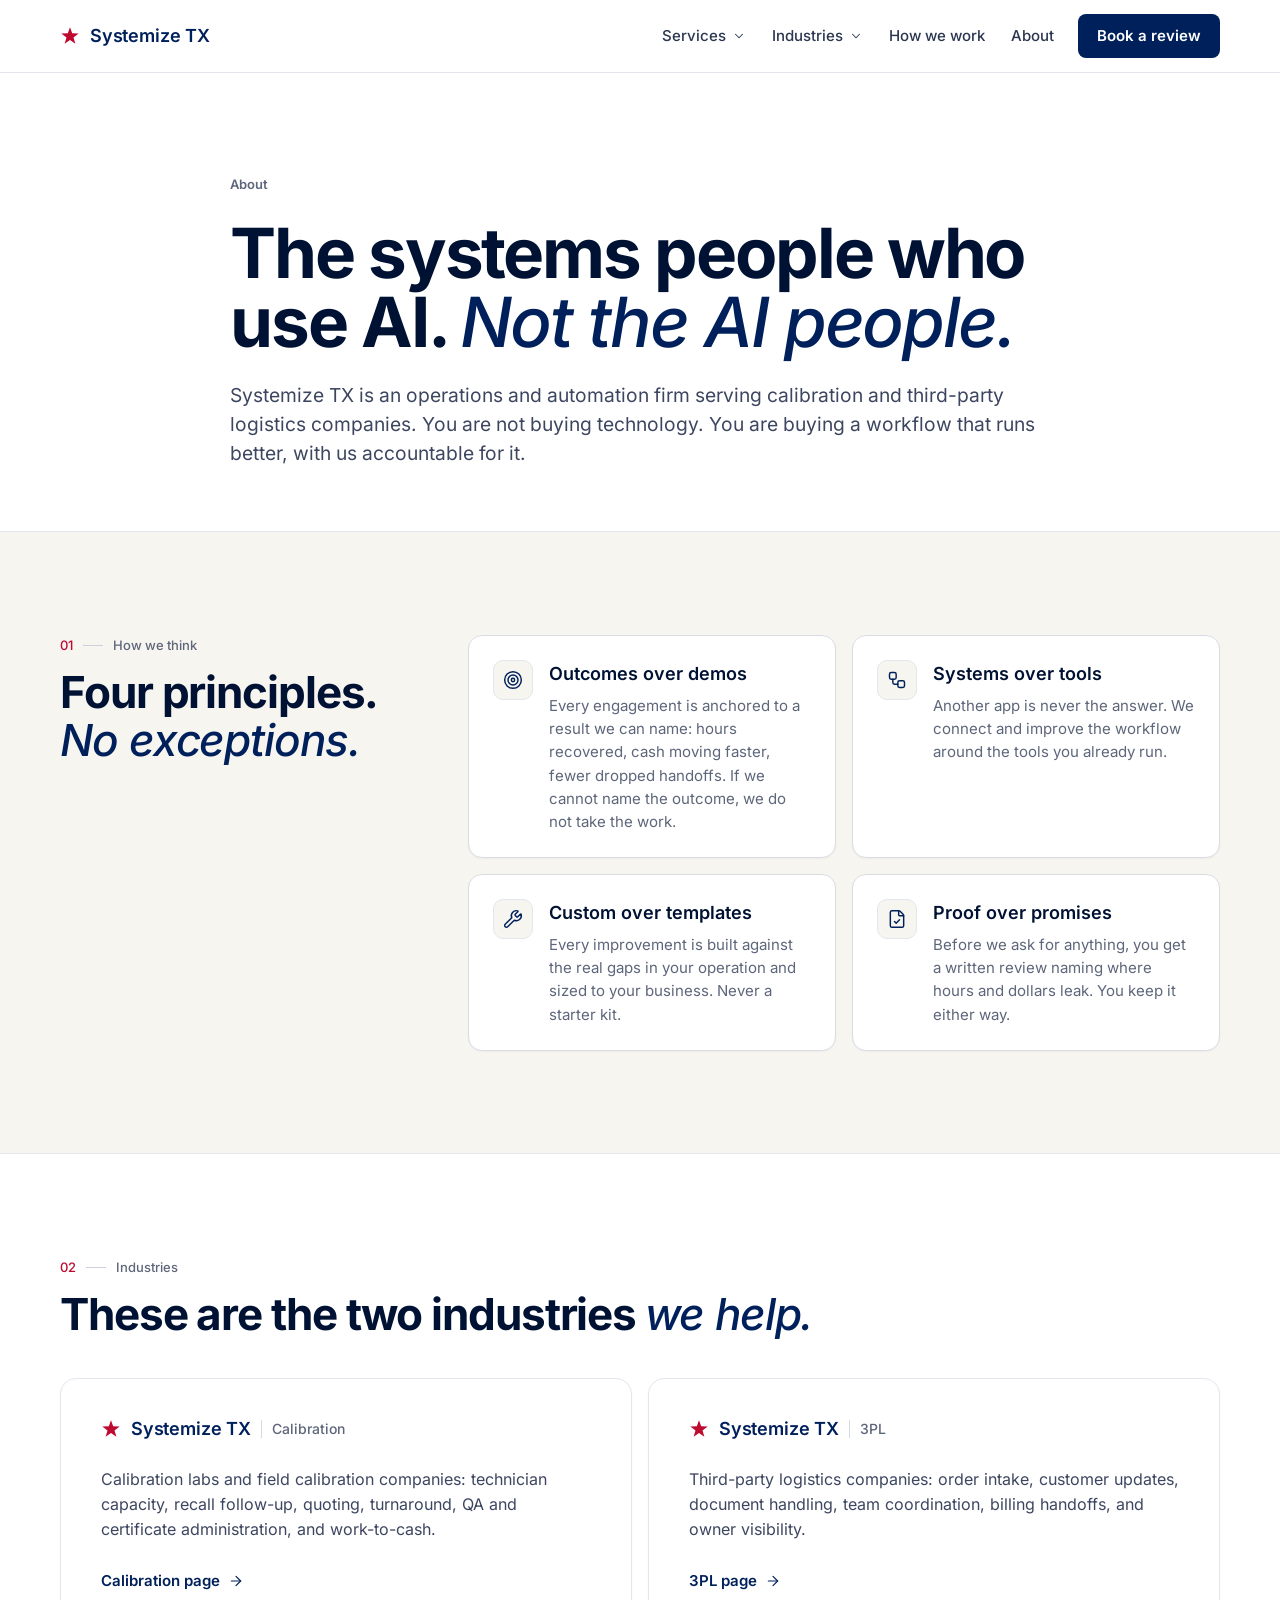
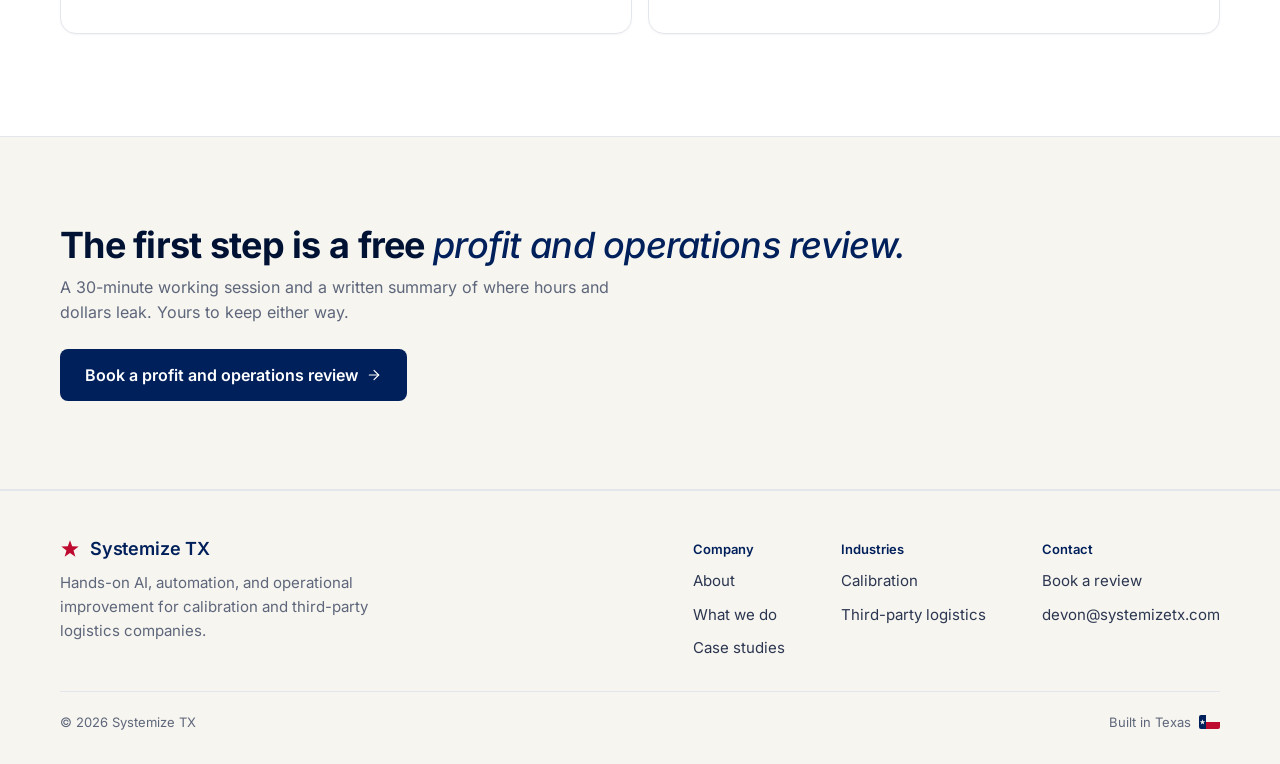
<file: about.html>
<!DOCTYPE html>
<html lang="en">
<head>
<meta charset="utf-8" />
<meta name="viewport" content="width=device-width, initial-scale=1" />
<title>Moved | Systemize TX</title>
<meta http-equiv="refresh" content="0; url=about/" />
<link rel="canonical" href="https://systemizetx.com/about" />
<meta name="description" content="This page has moved. Continue to Systemize TX." />
<link rel="stylesheet" href="css/style.css" />
<script>window.location.replace("about/");</script>
</head>
<body>
  <main id="main" class="stx-sec">
    <div class="stx-wrap stx-pagehero__inner">
      <h1 class="stx-h2">This page has moved.</h1>
      <p class="stx-lede">The About page now lives at /about.</p>
      <p><a class="stx-btn stx-btn--primary" href="about/">Continue</a></p>
    </div>
  </main>
</body>
</html>
</file>
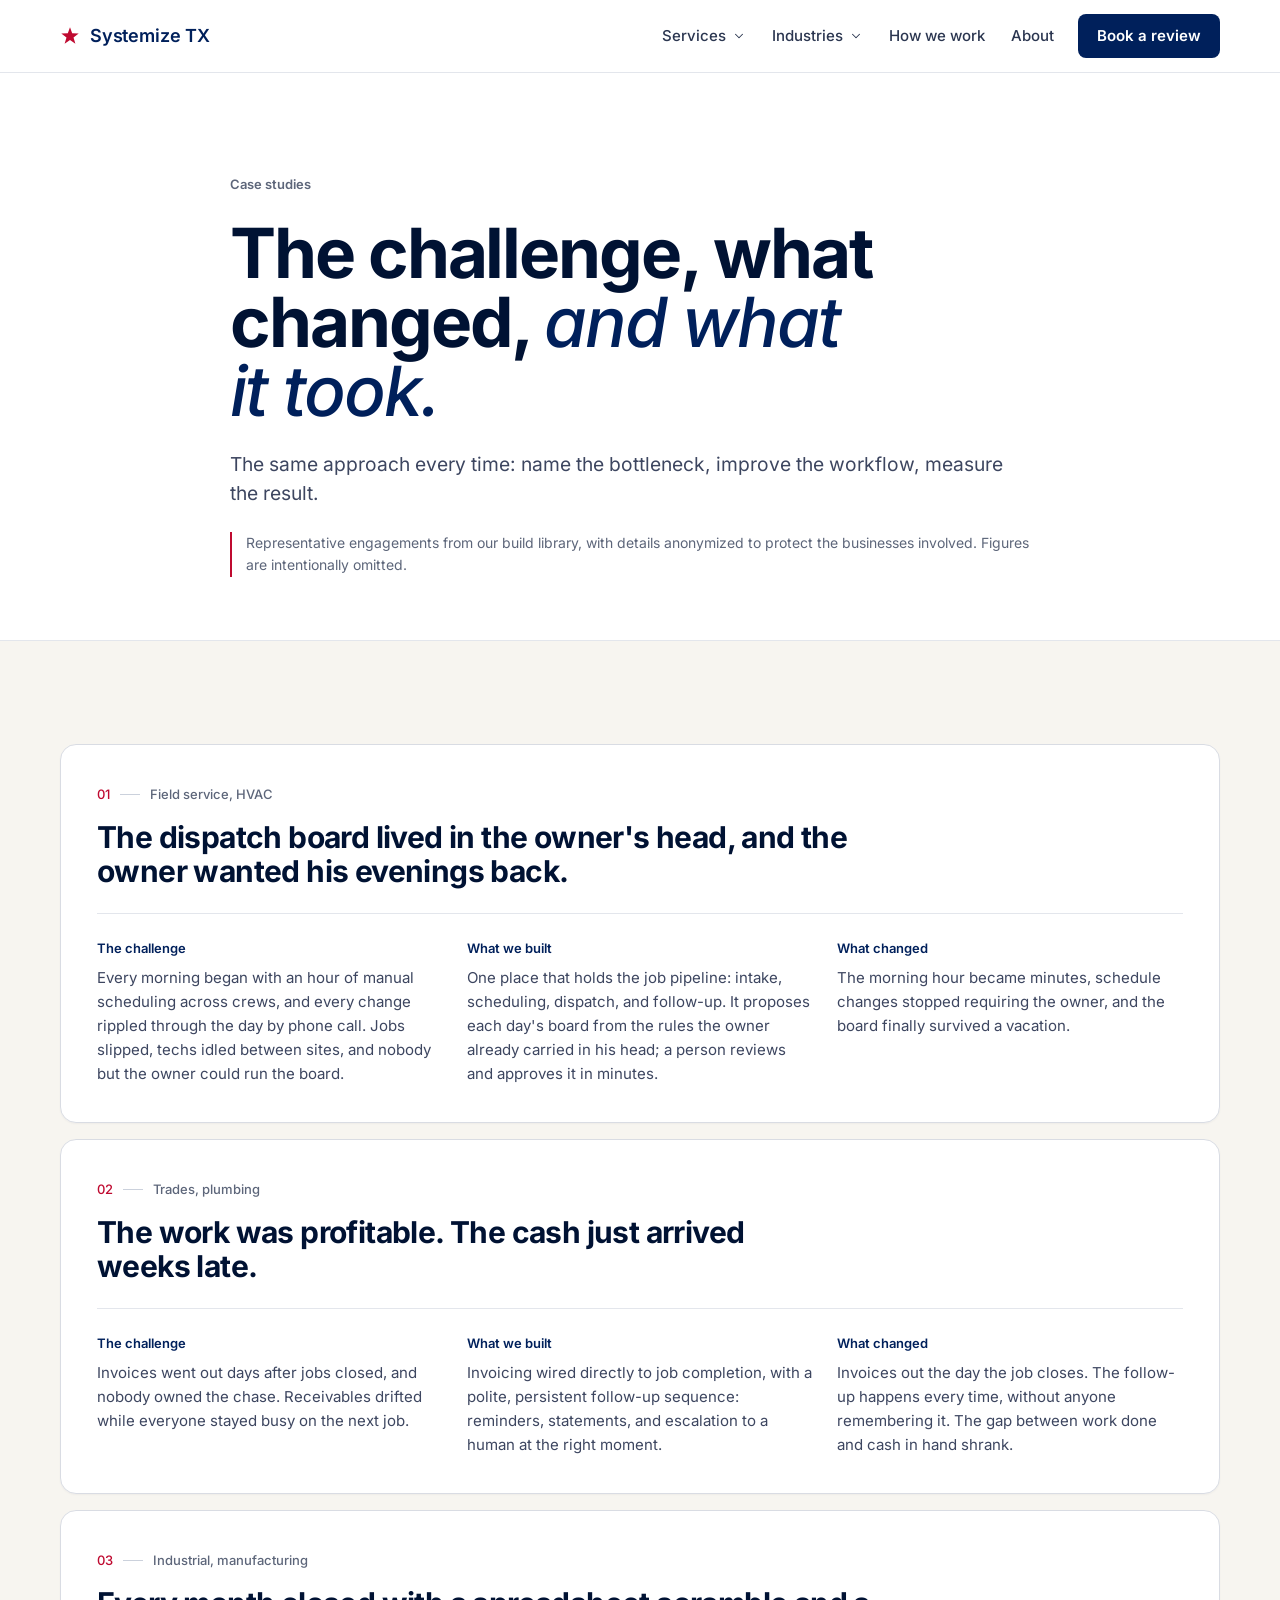
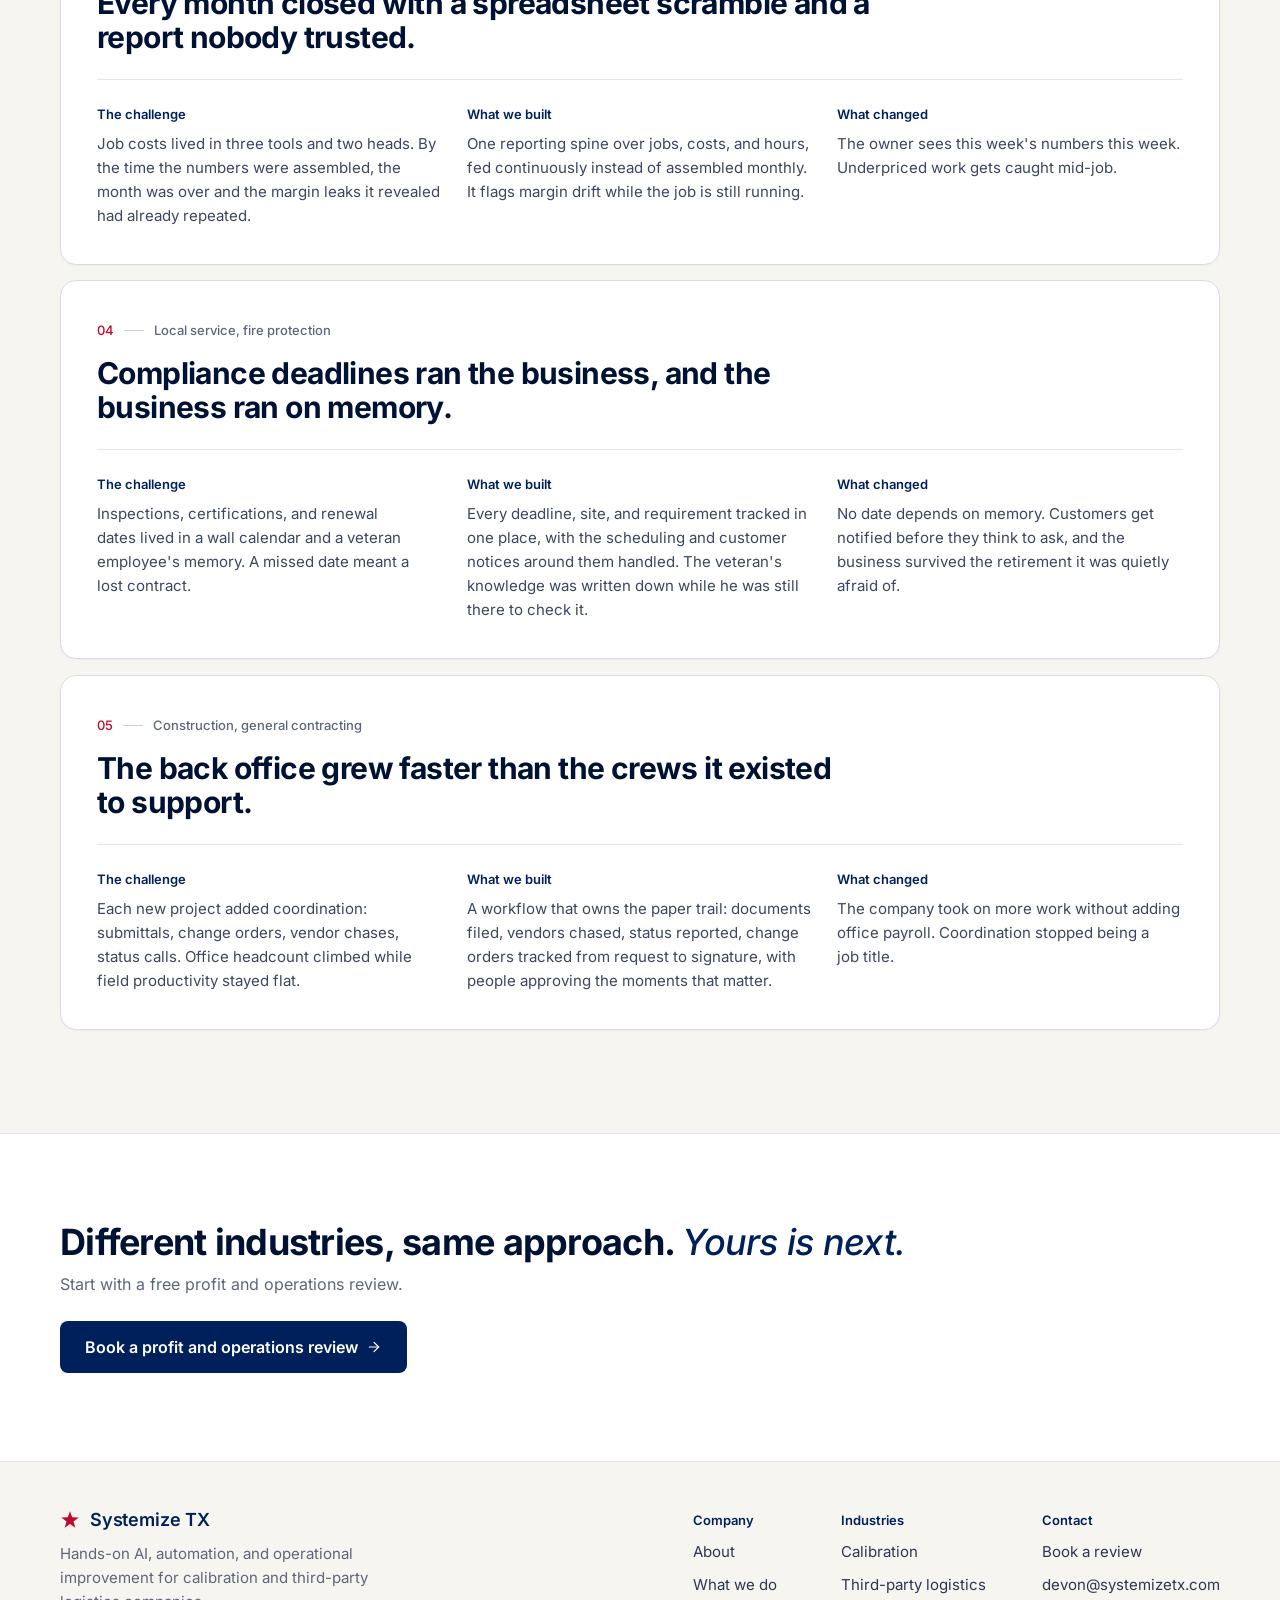
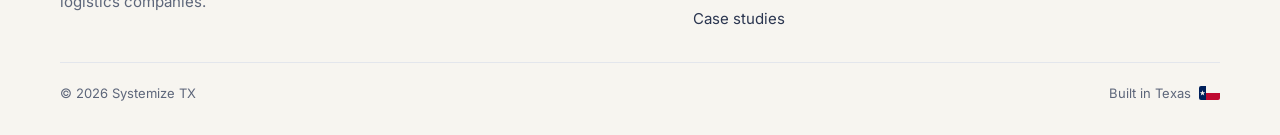
<file: case-studies.html>
<!DOCTYPE html>
<html lang="en">
<head>
<meta charset="utf-8" />
<meta name="viewport" content="width=device-width, initial-scale=1" />
<title>Moved | Systemize TX</title>
<meta http-equiv="refresh" content="0; url=case-studies/" />
<link rel="canonical" href="https://systemizetx.com/case-studies" />
<meta name="description" content="This page has moved. Continue to Systemize TX." />
<link rel="stylesheet" href="css/style.css" />
<script>window.location.replace("case-studies/");</script>
</head>
<body>
  <main id="main" class="stx-sec">
    <div class="stx-wrap stx-pagehero__inner">
      <h1 class="stx-h2">This page has moved.</h1>
      <p class="stx-lede">Case studies now live at /case-studies.</p>
      <p><a class="stx-btn stx-btn--primary" href="case-studies/">Continue</a></p>
    </div>
  </main>
</body>
</html>
</file>
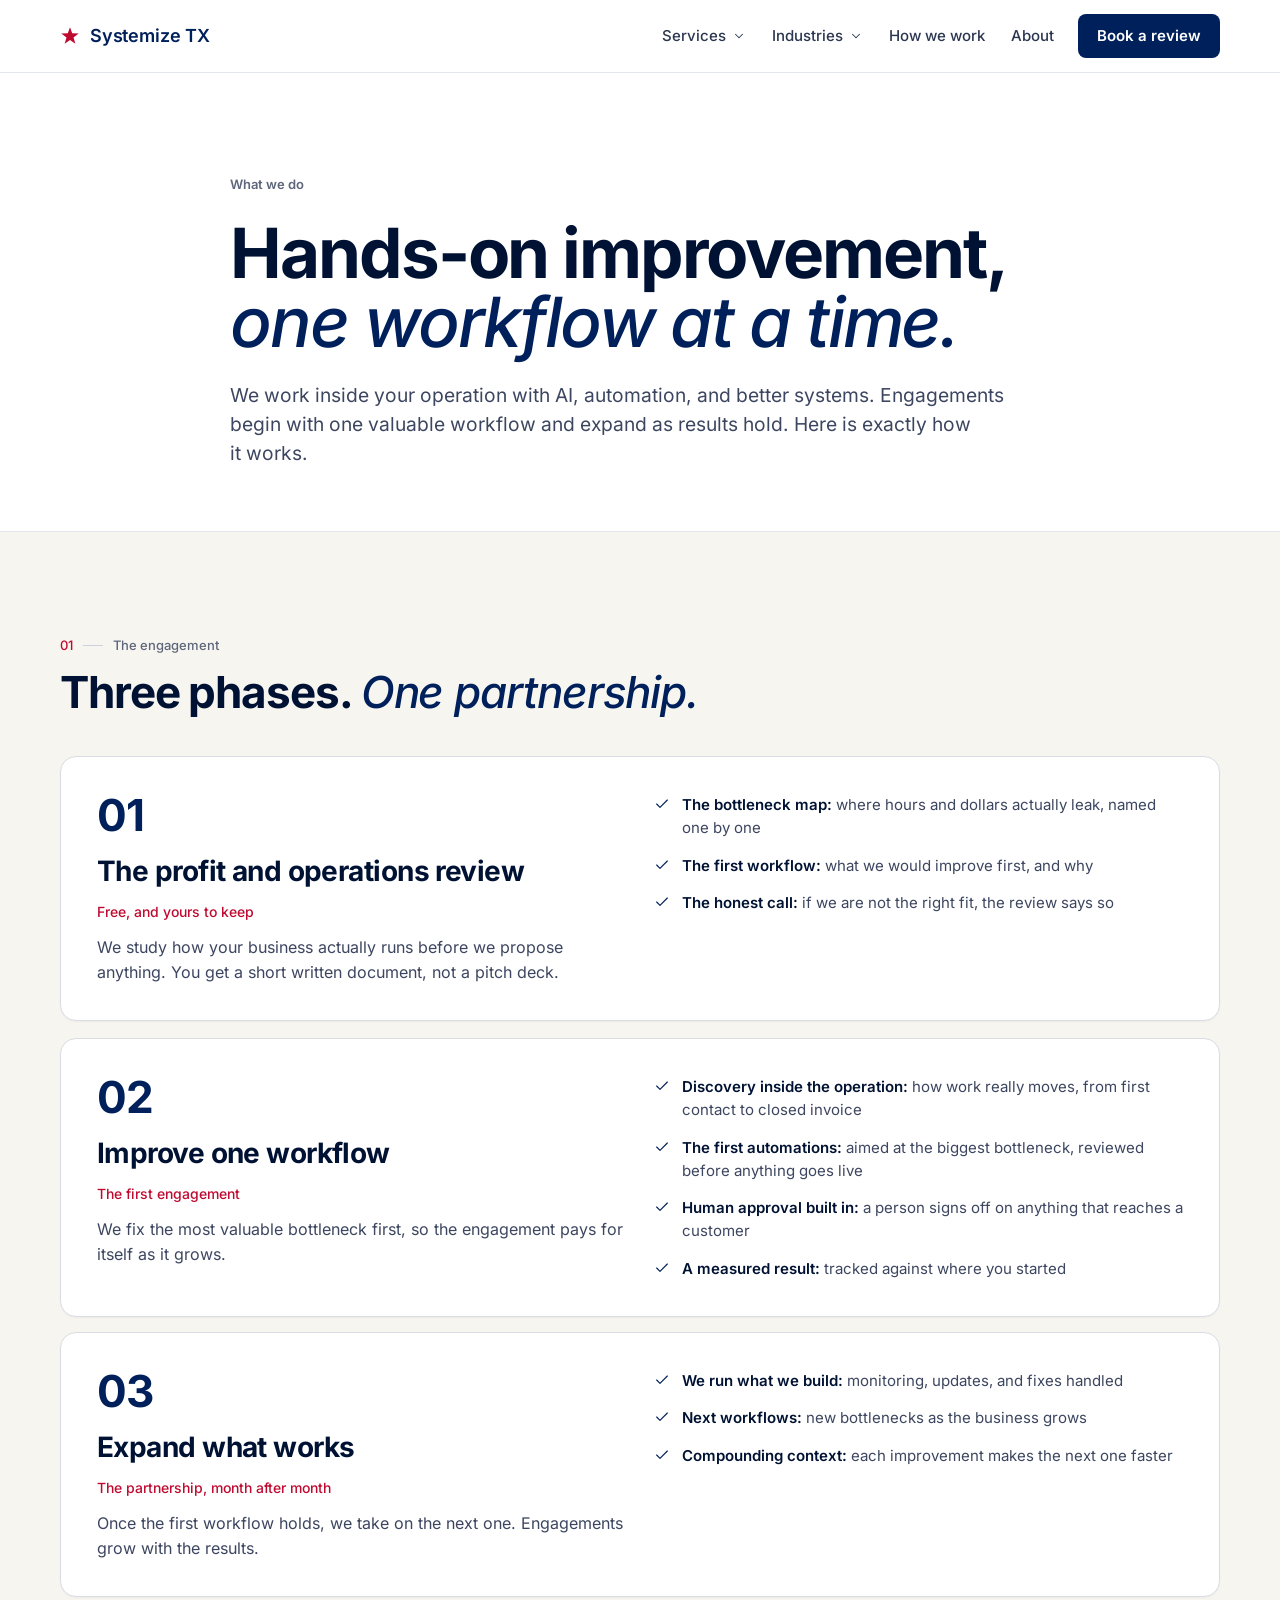
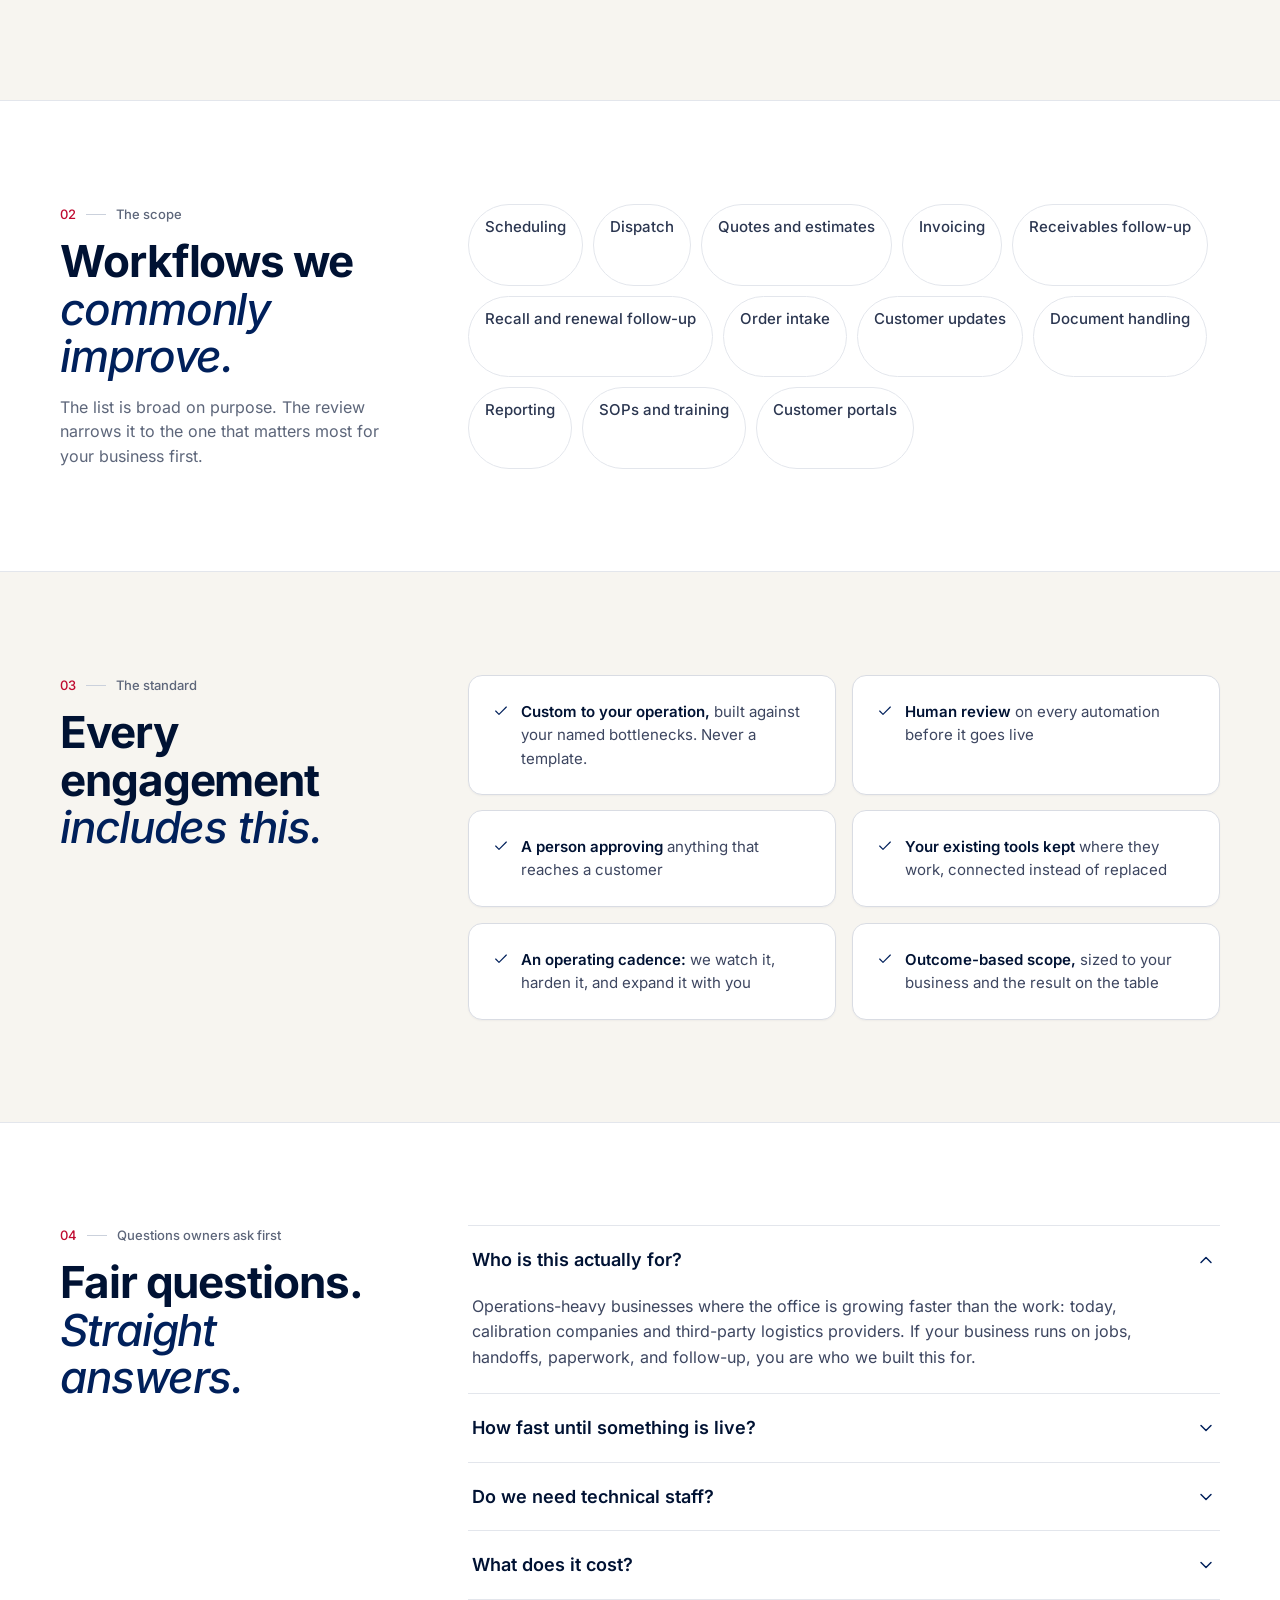
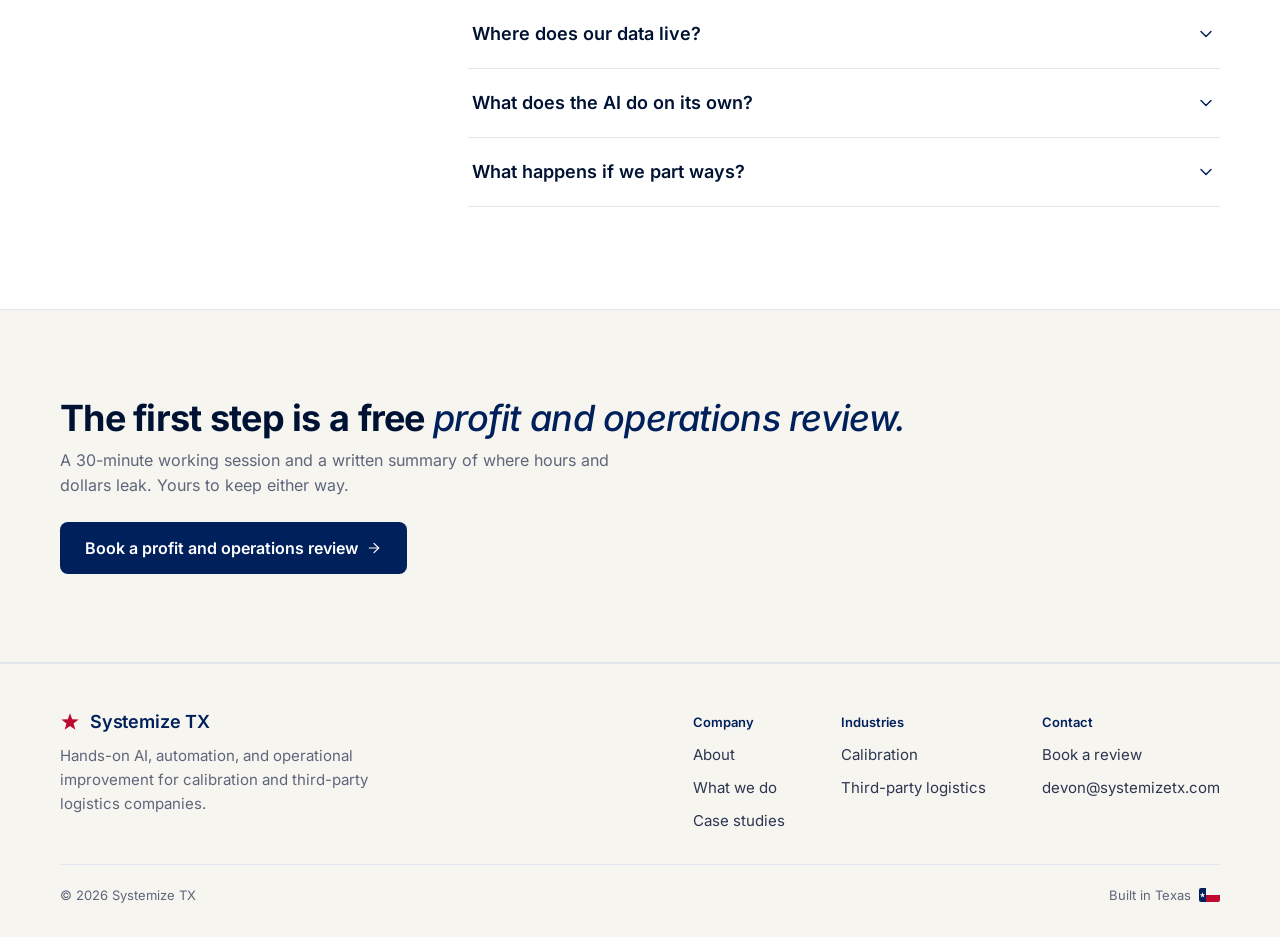
<file: services.html>
<!DOCTYPE html>
<html lang="en">
<head>
<meta charset="utf-8" />
<meta name="viewport" content="width=device-width, initial-scale=1" />
<title>Moved | Systemize TX</title>
<meta http-equiv="refresh" content="0; url=services/" />
<link rel="canonical" href="https://systemizetx.com/services" />
<meta name="description" content="This page has moved. Continue to Systemize TX." />
<link rel="stylesheet" href="css/style.css" />
<script>window.location.replace("services/");</script>
</head>
<body>
  <main id="main" class="stx-sec">
    <div class="stx-wrap stx-pagehero__inner">
      <h1 class="stx-h2">This page has moved.</h1>
      <p class="stx-lede">What we do now lives at /services.</p>
      <p><a class="stx-btn stx-btn--primary" href="services/">Continue</a></p>
    </div>
  </main>
</body>
</html>
</file>
<file: css/style.css>
/* ==========================================================================
   SYSTEMIZE TX
   Values in this file come from the rebrand design specification.
   Do not change a color, size, radius or shadow here without changing it there.
   See BRAND.md.
   ========================================================================== */

/* --------------------------------------------------------------------------
   1. FONTS
   Inter, self hosted, subsetted to Latin. SIL Open Font License 1.1, which
   permits embedding on a public site. The licence ships alongside the files
   in assets/fonts/OFL.txt, as the OFL requires.

   Inter is used in place of SF Pro deliberately. SF Pro is licensed by Apple
   solely for mock-ups of interfaces running on Apple platforms, and its
   licence states plainly that it may not be embedded or used to display
   website content. Inter was drawn on close to the same proportions and
   renders identically on every platform, which SF Pro never could.
   -------------------------------------------------------------------------- */
@font-face{font-family:"Inter";font-style:normal;font-weight:400;font-display:swap;src:url("../assets/fonts/inter-400-normal.woff2") format("woff2")}
@font-face{font-family:"Inter";font-style:normal;font-weight:500;font-display:swap;src:url("../assets/fonts/inter-500-normal.woff2") format("woff2")}
@font-face{font-family:"Inter";font-style:normal;font-weight:600;font-display:swap;src:url("../assets/fonts/inter-600-normal.woff2") format("woff2")}
@font-face{font-family:"Inter";font-style:normal;font-weight:700;font-display:swap;src:url("../assets/fonts/inter-700-normal.woff2") format("woff2")}
@font-face{font-family:"Inter";font-style:italic;font-weight:500;font-display:swap;src:url("../assets/fonts/inter-500-italic.woff2") format("woff2")}

/* --------------------------------------------------------------------------
   2. TOKENS
   -------------------------------------------------------------------------- */
:root {
  /* Brand */
  --navy:        #00205B;
  --navy-deep:   #001233;
  --red:         #BF0A30;
  --white:       #FFFFFF;
  --paper:       #F7F5F0;

  /* Ink */
  --ink-body:    #3D4660;   /* body copy, 9.0:1 on white */
  --ink-muted:   #5D667A;   /* secondary text, 5.6:1 on white */
  --ink-default: #2B3650;   /* nav links, base body color */

  /* Lines and surfaces */
  --line:        #E3E6EC;   /* 1px borders and dividers */
  --line-paper:  #D9DCE3;   /* dividers on paper */
  --line-control:#CBD1DC;   /* secondary buttons and inputs */
  --chip:        #F3F4F7;   /* nav hover background */
  --logo-divider:#D5D9E2;
  --dot-grid:    #D9DCE3;
  --ring-guide:  #EAECF1;

  /* Type */
  /* Inter loads on every platform, so rendering is identical everywhere.
     The system faces behind it only apply if the webfont fails to load. */
  --font-sans: "Inter", -apple-system, BlinkMacSystemFont, "Segoe UI",
               "Helvetica Neue", Arial, sans-serif;

  --fs-hero-h1:  clamp(44px, 6.2vw, 84px);
  --fs-page-h1:  clamp(40px, 5.4vw, 72px);
  --fs-h2:       clamp(30px, 3.6vw, 44px);
  --fs-cta-h2:   clamp(26px, 3vw, 36px);
  --fs-case-h2:  clamp(22px, 2.4vw, 30px);
  --fs-ind-title:clamp(24px, 2.6vw, 32px);
  --fs-row-title:clamp(20px, 2vw, 24px);
  --fs-statement:clamp(20px, 1.9vw, 26px);
  --fs-lede:     clamp(17px, 1.5vw, 21px);

  /* Layout */
  --content: min(1160px, 100% - clamp(20px, 5vw, 48px) * 2);
  --section-pad: clamp(64px, 8vw, 112px);
  --cta-pad: clamp(56px, 7vw, 88px);
  --header-h: 72px;

  /* Radius */
  --r-sm: 6px;
  --r-btn: 8px;
  --r-tile: 10px;
  --r-opt: 12px;
  --r-card: 14px;
  --r-lg: 16px;
  --r-pill: 999px;

  /* Shadow */
  --sh-rest:      0 1px 2px rgba(0,18,51,.04);
  --sh-elevated:  0 1px 2px rgba(0,18,51,.04), 0 24px 48px -32px rgba(0,18,51,.25);
  --sh-card-hover:0 20px 40px -28px rgba(0,18,51,.35);
  --sh-large-hover:0 28px 56px -32px rgba(0,18,51,.4);
  --sh-btn-hover: 0 10px 24px -12px rgba(0,18,51,.5);
  --sh-dialog:    0 40px 80px -40px rgba(0,18,51,.6);
  --sh-header:    0 1px 0 #E3E6EC;
  --sh-header-on: 0 1px 0 #E3E6EC, 0 8px 24px -16px rgba(0,18,51,.18);
  --sh-dropdown:  0 24px 48px -24px rgba(0,18,51,.35);

  --ease-reveal: cubic-bezier(.16, 1, .3, 1);
}

/* --------------------------------------------------------------------------
   3. RESET AND BASE
   -------------------------------------------------------------------------- */
*, *::before, *::after { box-sizing: border-box; }
* { margin: 0; padding: 0; }

html {
  scroll-behavior: smooth;
  -webkit-text-size-adjust: 100%;
}
/* Clear the 72px fixed header on in-page navigation. */
section[id], div[id] { scroll-margin-top: 96px; }

body {
  font-family: var(--font-sans);
  font-size: 16px;
  line-height: 1.55;
  color: var(--ink-default);
  background: var(--white);
  -webkit-font-smoothing: antialiased;
  text-rendering: optimizeLegibility;
  overflow-x: hidden;
}

img, svg, video { display: block; max-width: 100%; }
ul, ol { list-style: none; }
a { color: var(--navy); text-decoration: none; }
a:hover { color: var(--navy-deep); }
button { font: inherit; color: inherit; background: none; border: 0; cursor: pointer; }
h1, h2, h3, p, dl, dt, dd { text-wrap: pretty; }
h1, h2, h3 { color: var(--navy-deep); }

/* The signature typographic move: every H1 and H2 ends with an italic phrase. */
h1 em, h2 em {
  font-style: italic;
  font-weight: 500;
  color: var(--navy);
}

::selection { background: var(--navy); color: var(--white); }

/* Focus: a 2px surface ring inside a 2px navy ring, on every control. */
:focus-visible {
  outline: none;
  box-shadow: 0 0 0 2px var(--white), 0 0 0 4px var(--navy);
  border-radius: var(--r-sm);
}
.stx-paper :focus-visible,
.stx-sec--paper :focus-visible { box-shadow: 0 0 0 2px var(--paper), 0 0 0 4px var(--navy); }

.stx-skip {
  position: absolute; left: 16px; top: -100px; z-index: 300;
  padding: 10px 16px; background: var(--navy); color: var(--white);
  border-radius: var(--r-btn); font-size: 15px; font-weight: 600;
}
.stx-skip:focus { top: 12px; color: var(--white); }

.stx-vh {
  position: absolute !important; width: 1px; height: 1px;
  margin: -1px; padding: 0; overflow: hidden;
  clip: rect(0 0 0 0); clip-path: inset(50%); white-space: nowrap; border: 0;
}
.stx-sprite { position: absolute; width: 0; height: 0; overflow: hidden; }

.stx-i { width: 20px; height: 20px; flex: none; fill: none; stroke: currentColor; stroke-width: 1.75; stroke-linecap: round; stroke-linejoin: round; }
.stx-i--14 { width: 14px; height: 14px; }
.stx-i--16 { width: 16px; height: 16px; }
.stx-i--18 { width: 18px; height: 18px; }
.stx-i--22 { width: 22px; height: 22px; }

/* --------------------------------------------------------------------------
   4. LAYOUT
   -------------------------------------------------------------------------- */
.stx-wrap { width: var(--content); margin-inline: auto; }

.stx-sec { padding-block: var(--section-pad); }
.stx-sec--paper {
  background: var(--paper);
  border-top: 1px solid var(--line);
  border-bottom: 1px solid var(--line);
}
.stx-sec--cta { padding-block: var(--cta-pad); }

/* Heading column + content column, used by most sections. */
.stx-split {
  display: flex;
  flex-wrap: wrap;
  gap: 36px clamp(40px, 6vw, 96px);
}
.stx-split__head { flex: 1 1 240px; max-width: 340px; display: grid; gap: 14px; align-content: start; }
.stx-split__body { flex: 3 1 480px; min-width: 0; }

/* Heading left, description right, baselines aligned. */
.stx-headrow {
  display: flex;
  flex-wrap: wrap;
  justify-content: space-between;
  align-items: flex-end;
  gap: 24px clamp(40px, 6vw, 80px);
  margin-bottom: 40px;
}
.stx-headrow__main { display: grid; gap: 14px; }
.stx-headrow__desc { font-size: 16px; line-height: 1.55; color: var(--ink-muted); max-width: 400px; }

.stx-eyebrow {
  display: inline-flex;
  align-items: center;
  gap: 10px;
  font-size: 13px;
  font-weight: 500;
  color: var(--ink-muted);
}
.stx-eyebrow__no { color: var(--red); }
.stx-eyebrow__rule { width: 20px; height: 1px; background: #CBD1DC; }

.stx-h2 { font-size: var(--fs-h2); font-weight: 700; line-height: 1.08; letter-spacing: -0.025em; }
.stx-intro { font-size: 16px; line-height: 1.55; color: var(--ink-muted); }
.stx-lede { font-size: var(--fs-lede); line-height: 1.5; color: var(--ink-body); }

/* --------------------------------------------------------------------------
   5. LOGO
   -------------------------------------------------------------------------- */
.stx-logo { display: inline-flex; align-items: center; gap: 10px; color: var(--navy); flex: none; }
.stx-logo:hover { color: var(--navy); }
.stx-logo__star { flex: none; color: var(--red); fill: currentColor; width: 20px; height: 20px; }
.stx-logo__word { font-size: 18px; font-weight: 600; letter-spacing: -0.01em; color: var(--navy); line-height: 1; }
.stx-logo__rule { width: 1px; height: 18px; background: var(--logo-divider); flex: none; }
.stx-logo__label { font-size: 14px; font-weight: 500; letter-spacing: 0; color: var(--ink-muted); line-height: 1; }

.stx-logo--sm .stx-logo__star { width: 16px; height: 16px; }
.stx-logo--sm .stx-logo__word { font-size: 15px; }
.stx-logo--sm .stx-logo__label { font-size: 12px; }

.stx-logo--lg .stx-logo__star { width: 26px; height: 26px; }
.stx-logo--lg .stx-logo__word { font-size: 24px; }
.stx-logo--lg .stx-logo__label { font-size: 17px; }

/* --------------------------------------------------------------------------
   6. BUTTONS
   -------------------------------------------------------------------------- */
.stx-btn {
  display: inline-flex; align-items: center; justify-content: center; gap: 8px;
  min-height: 52px; padding: 0 24px;
  border: 1px solid transparent; border-radius: var(--r-btn);
  font-size: 16px; font-weight: 600; text-align: center;
  transition: background .2s, border-color .2s, transform .2s, box-shadow .2s, color .2s;
}
.stx-btn--primary { background: var(--navy); color: var(--white); }
.stx-btn--primary:hover { background: var(--navy-deep); color: var(--white); transform: translateY(-1px); box-shadow: var(--sh-btn-hover); }
.stx-btn--secondary { background: var(--white); border-color: var(--line-control); color: var(--navy); }
.stx-btn--secondary:hover { background: var(--paper); border-color: var(--navy); color: var(--navy); transform: translateY(-1px); }
.stx-btn--sm { min-height: 44px; padding: 0 18px; font-size: 15px; }
.stx-btn--block { width: 100%; }

.stx-arrowlink {
  display: inline-flex; align-items: center; gap: 8px;
  font-size: 15px; font-weight: 600; color: var(--navy);
}
.stx-arrowlink svg { transition: transform .25s; }

/* --------------------------------------------------------------------------
   7. CARDS AND TILES
   -------------------------------------------------------------------------- */
.stx-tile {
  width: 40px; height: 40px; flex: none;
  border-radius: var(--r-tile); border: 1px solid var(--line);
  background: var(--paper);
  display: grid; place-items: center;
  color: var(--navy);
}

.stx-card {
  background: var(--white);
  border: 1px solid var(--line);
  border-radius: var(--r-card);
  padding: 24px;
  box-shadow: var(--sh-rest);
  transition: transform .3s, box-shadow .3s, border-color .3s;
}
.stx-card--hover:hover {
  transform: translateY(-3px);
  box-shadow: var(--sh-card-hover);
  border-color: var(--line-control);
}

/* Definition-list card grid, used by "what we improve" and "what we cover". */
.stx-dl { display: grid; grid-template-columns: repeat(auto-fit, minmax(min(100%, 260px), 1fr)); gap: 16px; }
.stx-dl > div {
  display: grid; grid-template-columns: 40px minmax(0, 1fr); gap: 16px; align-items: start;
  background: var(--white); border: 1px solid var(--line); border-radius: var(--r-card);
  padding: 24px; box-shadow: var(--sh-rest);
  transition: transform .3s, box-shadow .3s, border-color .3s;
}
.stx-sec--paper .stx-dl > div { border-color: var(--line-paper); }
.stx-dl > div:hover { transform: translateY(-3px); box-shadow: var(--sh-card-hover); border-color: var(--line-control); }
.stx-dl dt { font-size: 18px; font-weight: 600; color: var(--navy-deep); margin-bottom: 6px; }
.stx-dl dd { font-size: 15px; line-height: 1.55; color: var(--ink-muted); }
/* Odd child count in a two-column grid: the last one spans the row. */
.stx-span-full { grid-column: 1 / -1; }

/* Numbered problem rows and icon boundary rows. */
.stx-rows { border-top: 1px solid var(--line-paper); }
.stx-row {
  display: grid; grid-template-columns: 56px minmax(0, 1fr); gap: 16px;
  padding: 26px 0; border-bottom: 1px solid var(--line-paper);
  transition: padding-left .3s;
}
.stx-row:hover { padding-left: 8px; }
.stx-row__no { font-size: 15px; font-weight: 500; color: var(--red); }
.stx-row__icon { color: var(--navy); }
.stx-row h3 { font-size: var(--fs-row-title); font-weight: 600; line-height: 1.3; letter-spacing: -0.015em; margin-bottom: 8px; }
.stx-row p { font-size: 16px; line-height: 1.55; color: var(--ink-body); max-width: 620px; }

/* --------------------------------------------------------------------------
   8. HEADER
   -------------------------------------------------------------------------- */
.stx-header-spacer { height: var(--header-h); }

.stx-header {
  position: fixed; top: 0; left: 0; right: 0; z-index: 50;
  background: rgba(255, 255, 255, 0.94);
  backdrop-filter: blur(10px);
  -webkit-backdrop-filter: blur(10px);
  box-shadow: var(--sh-header);
  transition: box-shadow .3s;
}
.stx-header.is-scrolled { box-shadow: var(--sh-header-on); }

.stx-progress {
  position: absolute; top: 0; left: 0; right: 0; height: 4px;
  pointer-events: none; overflow: hidden;
}
.stx-progress__fill {
  height: 100%; background: var(--red);
  transform: scaleX(0); transform-origin: 0 50%;
  will-change: transform;
}

.stx-bar {
  width: var(--content); margin-inline: auto;
  height: var(--header-h);
  display: flex; align-items: center; justify-content: space-between; gap: 24px;
}

.stx-nav-d { display: flex; align-items: center; gap: 2px; flex: none; }
.stx-nav-d > a:not(.stx-btn),
.stx-nav-d__trigger {
  display: inline-flex; align-items: center; gap: 6px;
  padding: 8px 12px; border-radius: var(--r-btn);
  font-size: 15px; font-weight: 500; color: var(--ink-default);
  white-space: nowrap;
  transition: color .2s, background .2s;
}
.stx-nav-d > a:not(.stx-btn):hover,
.stx-nav-d__trigger:hover { color: var(--navy); background: var(--chip); }
.stx-nav-d .stx-btn { margin-left: 10px; white-space: nowrap; }

.stx-drop { position: relative; }
.stx-drop__trigger svg { transition: transform .25s; }
.stx-drop.is-open .stx-drop__trigger { color: var(--navy); background: var(--chip); }
.stx-drop.is-open .stx-drop__trigger svg { transform: rotate(180deg); }
/* The panel's hit area starts flush at the trigger's bottom edge; the visible
   card is inset with padding-top. A visual gap here makes the menu close as
   the pointer crosses it. */
.stx-drop__panel {
  display: none;
  position: absolute; top: 100%; left: 0; z-index: 60;
  padding-top: 8px; min-width: 264px;
}
.stx-drop.is-open .stx-drop__panel { display: block; }
.stx-drop__card {
  background: var(--white); border: 1px solid var(--line);
  border-radius: var(--r-opt); box-shadow: var(--sh-dropdown); padding: 8px;
  display: grid; gap: 2px;
}
.stx-drop__card a { display: grid; gap: 2px; padding: 10px 12px; border-radius: var(--r-btn); transition: background .2s; }
.stx-drop__card a:hover { background: var(--paper); }
.stx-drop__card strong { font-size: 15px; font-weight: 600; color: var(--navy-deep); }
.stx-drop__card span { font-size: 13px; line-height: 1.45; color: var(--ink-muted); }

.stx-burger {
  display: none;
  width: 44px; height: 44px; flex: none;
  border: 1px solid var(--line); border-radius: var(--r-btn);
  place-items: center;
}
.stx-burger span { display: block; width: 18px; height: 2px; background: var(--navy); border-radius: 2px; }
.stx-burger span + span { margin-top: 4px; }

.stx-nav-m {
  display: none;
  border-top: 1px solid var(--line); background: var(--white);
  max-height: calc(100vh - var(--header-h)); overflow: auto;
}
.stx-nav-m__inner { width: var(--content); margin-inline: auto; padding: 16px 0 24px; display: grid; gap: 2px; }
.stx-nav-m__group { font-size: 12px; font-weight: 600; color: var(--ink-muted); padding: 16px 4px 4px; }
.stx-nav-m a:not(.stx-btn) {
  display: flex; align-items: center; min-height: 48px; padding: 0 4px;
  font-size: 17px; font-weight: 500; color: var(--ink-default);
  border-bottom: 1px solid var(--line);
}
.stx-nav-m a:not(.stx-btn):hover { color: var(--navy); }
.stx-nav-m .stx-btn { margin-top: 20px; }

/* Breakpoint is CSS only: both navs are in the markup and this swaps them.
   Deciding it in JS is what previously rendered the mobile header on desktop.

   Why 960px. The desktop nav needs 838px: 244px for the widest lockup
   ("Systemize TX | Calibration") plus 570px of nav plus the 24px bar gap.
   The container is 0.9 x viewport below 960px, so it only reaches 838px at
   a 931px viewport. 960px leaves 26px of slack. The original 900px was
   calculated against SF Pro, which is narrower than Inter; at 901px the
   lockup was being squeezed by 27px to fit. */
@media (max-width: 960px) {
  .stx-nav-d { display: none; }
  .stx-burger { display: grid; }
  .stx-header.is-menu-open .stx-nav-m { display: block; }
}

/* --------------------------------------------------------------------------
   9. HERO
   -------------------------------------------------------------------------- */
.stx-hero { position: relative; overflow: hidden; padding: clamp(56px, 8vw, 112px) 0 clamp(56px, 7vw, 96px); }
.stx-hero__dots {
  position: absolute; inset: 0; pointer-events: none; opacity: .7;
  background-image: radial-gradient(var(--dot-grid) 1px, transparent 1px);
  background-size: 28px 28px;
  -webkit-mask-image: radial-gradient(70% 90% at 85% 40%, #000 20%, transparent 75%);
  mask-image: radial-gradient(70% 90% at 85% 40%, #000 20%, transparent 75%);
}
.stx-hero__grid {
  position: relative;
  display: grid; grid-template-columns: repeat(auto-fit, minmax(min(100%, 440px), 1fr));
  gap: clamp(40px, 6vw, 80px); align-items: center;
}
.stx-hero__copy { display: grid; gap: 28px; min-width: 0; }
.stx-hero__eyebrow { display: inline-flex; align-items: center; gap: 10px; font-size: 14px; font-weight: 500; color: var(--ink-muted); }
.stx-hero__eyebrow svg { width: 11px; height: 11px; flex: none; color: var(--red); fill: currentColor; }
.stx-hero__h1 { font-size: var(--fs-hero-h1); font-weight: 700; line-height: .98; letter-spacing: -0.03em; }
.stx-hero__lede { font-size: var(--fs-lede); line-height: 1.5; color: var(--ink-body); max-width: 560px; }
.stx-hero__actions { display: flex; flex-wrap: wrap; gap: 12px; }
.stx-hero__meta {
  display: flex; flex-wrap: wrap; gap: 10px 28px;
  padding-top: 20px; border-top: 1px solid var(--line);
  font-size: 14px; color: var(--ink-muted);
}
.stx-hero__meta li { display: inline-flex; align-items: center; gap: 8px; }
.stx-hero__meta svg { color: var(--ink-muted); }

.stx-breadcrumb { display: flex; align-items: center; gap: 8px; font-size: 14px; color: var(--ink-muted); }
.stx-breadcrumb a { color: var(--ink-muted); }
.stx-breadcrumb a:hover { color: var(--navy); text-decoration: underline; }
.stx-breadcrumb strong { font-weight: 600; color: var(--navy); }

/* Conceptual card set. Deliberately not a product screenshot: no numbers, no charts. */
.stx-herocards { display: grid; grid-template-columns: repeat(2, minmax(0, 1fr)); gap: 16px; min-width: 0; padding: 8px 0; }
.stx-herocard {
  background: var(--white); border: 1px solid var(--line); border-radius: var(--r-lg);
  padding: 24px 22px; display: grid; gap: 20px; align-content: start;
  box-shadow: var(--sh-rest), 0 24px 48px -32px rgba(0,18,51,.28);
  transition: transform .35s, box-shadow .35s, border-color .35s;
}
.stx-herocard--offset { transform: translateY(28px); }
.stx-herocard:hover { transform: translateY(-4px); box-shadow: 0 28px 56px -30px rgba(0,18,51,.4); border-color: var(--line-control); }
.stx-herocard--offset:hover { transform: translateY(24px); }
.stx-herocard__top { display: flex; justify-content: space-between; align-items: center; gap: 12px; }
.stx-herocard__no { font-size: 13px; font-weight: 500; color: var(--ink-muted); }
.stx-herocard strong { font-size: 17px; font-weight: 600; color: var(--navy-deep); letter-spacing: -0.01em; }
.stx-herocard span.stx-herocard__body { font-size: 15px; line-height: 1.5; color: var(--ink-muted); }
.stx-herocard__text { display: grid; gap: 6px; }

@media (max-width: 460px) {
  .stx-herocards { grid-template-columns: 1fr; }
  .stx-herocard--offset { transform: none; }
  .stx-herocard--offset:hover { transform: translateY(-4px); }
}

/* Narrow single-column hero, for About, Services and Case studies. */
.stx-pagehero { padding: clamp(56px, 8vw, 112px) 0 clamp(40px, 5vw, 64px); }
.stx-pagehero__inner { max-width: 820px; display: grid; gap: 24px; }
.stx-pagehero__label { font-size: 13px; font-weight: 600; color: var(--ink-muted); }
.stx-pagehero h1 { font-size: var(--fs-page-h1); font-weight: 700; line-height: 1; letter-spacing: -0.03em; }
.stx-note {
  font-size: 14px; line-height: 1.6; color: var(--ink-muted);
  border-left: 2px solid var(--red); padding-left: 14px;
}

/* --------------------------------------------------------------------------
   10. INDUSTRY CARDS
   -------------------------------------------------------------------------- */
.stx-inds { display: grid; grid-template-columns: repeat(auto-fit, minmax(min(100%, 340px), 1fr)); gap: 16px; }
.stx-ind {
  display: grid; gap: 28px; align-content: start;
  padding: clamp(28px, 3.4vw, 40px);
  background: var(--white); border: 1px solid var(--line); border-radius: var(--r-lg);
  box-shadow: var(--sh-rest);
  transition: transform .3s, box-shadow .3s, border-color .3s;
}
.stx-ind:hover { transform: translateY(-4px); box-shadow: var(--sh-large-hover); border-color: var(--navy); }
.stx-ind:focus-visible { box-shadow: inset 0 0 0 3px var(--navy); }
.stx-ind h3 { font-size: var(--fs-ind-title); font-weight: 700; line-height: 1.1; letter-spacing: -0.02em; margin-bottom: 10px; }
.stx-ind p { font-size: 16px; line-height: 1.55; color: var(--ink-body); }
.stx-ind__tags {
  display: grid; grid-template-columns: repeat(auto-fit, minmax(min(100%, 140px), 1fr));
  gap: 10px 24px; padding-top: 20px; border-top: 1px solid var(--line);
}
.stx-ind__tags li { display: flex; align-items: flex-start; gap: 10px; font-size: 14px; color: var(--ink-body); }
.stx-ind__tags li::before {
  content: ""; flex: none; width: 4px; height: 4px; border-radius: 2px;
  background: var(--red); position: relative; top: 8px;
}

/* --------------------------------------------------------------------------
   11. STEP RING
   -------------------------------------------------------------------------- */
@keyframes stx-spin { from { transform: rotate(0deg); } to { transform: rotate(360deg); } }
@keyframes stx-spin-rev { from { transform: rotate(0deg); } to { transform: rotate(-360deg); } }

.stx-ringwrap { display: grid; gap: 20px; justify-items: center; width: 100%; }
.stx-ringbox {
  position: relative; container-type: inline-size;
  width: 100%; max-width: 520px; margin-inline: auto;
  aspect-ratio: 1 / 1;            /* never add min-height: it overrides this */
}
.stx-ring { position: absolute; inset: 0; animation: stx-spin 90s linear infinite; }
.stx-ring > svg { position: absolute; inset: 0; width: 100%; height: 100%; overflow: visible; }
/* Each layer covers the whole box, so only the cards may take pointer events. */
.stx-ringlayer { position: absolute; inset: 0; pointer-events: none; }
.stx-ringlayer--1 { transform: rotate(0deg); }
.stx-ringlayer--2 { transform: rotate(90deg); }
.stx-ringlayer--3 { transform: rotate(180deg); }
.stx-ringlayer--4 { transform: rotate(270deg); }
/* Two counter-rotations are required: this one cancels the animated spin... */
.stx-ringnode {
  position: absolute; left: 50%; top: calc(50% - 32cqi);
  translate: -50% -50%; transform-origin: 50% 50%;
  animation: stx-spin-rev 90s linear infinite;
}
/* ...and this static one cancels the layer's own placement angle. */
.stx-ringnode__up { transform-origin: 50% 50%; }
.stx-ringlayer--1 .stx-ringnode__up { transform: rotate(0deg); }
.stx-ringlayer--2 .stx-ringnode__up { transform: rotate(-90deg); }
.stx-ringlayer--3 .stx-ringnode__up { transform: rotate(-180deg); }
.stx-ringlayer--4 .stx-ringnode__up { transform: rotate(-270deg); }

.stx-ringcard {
  pointer-events: auto;
  width: clamp(94px, 27cqi, 148px);
  display: grid; gap: 4px; justify-items: center; text-align: center;
  padding: clamp(10px, 2.4cqi, 16px) clamp(8px, 2cqi, 14px);
  background: var(--white); border: 1px solid var(--line); border-radius: var(--r-card);
  cursor: default; box-shadow: var(--sh-rest);
  transition: background .25s, border-color .25s, box-shadow .25s;
}
.stx-ringcard:hover { border-color: var(--navy); box-shadow: 0 20px 40px -24px rgba(0,18,51,.4); }
.stx-ringcard__no { font-size: clamp(20px, 5cqi, 26px); font-weight: 700; letter-spacing: -0.03em; line-height: 1; color: var(--navy); }
.stx-ringcard__title { font-size: clamp(13px, 2.7cqi, 14px); font-weight: 600; line-height: 1.25; color: var(--navy-deep); }

.stx-ringhub {
  position: absolute; left: 50%; top: 50%; translate: -50% -50%;
  width: min(33%, 172px); display: grid; gap: 10px; justify-items: center;
  text-align: center; pointer-events: none;
}
.stx-ringhub svg { width: 20px; height: 20px; color: var(--red); fill: currentColor; }
.stx-ringhub span { font-size: clamp(15px, 3.6cqi, 20px); font-weight: 700; letter-spacing: -0.015em; line-height: 1.15; color: var(--navy-deep); }

/* The caption lives below the ring: the gap between orbiting cards is
   narrower than readable text. min-height reserves space so nothing jumps. */
.stx-ringcaption {
  width: min(100%, 520px); min-height: 76px;
  display: grid; gap: 6px; justify-items: center; text-align: center; padding: 0 8px;
}
.stx-ringcaption__label { font-size: 13px; font-weight: 500; color: var(--red); }
.stx-ringcaption__body { font-size: 15px; line-height: 1.5; color: var(--ink-body); max-width: 44ch; }

.stx-ringwrap:hover .stx-ring,
.stx-ringwrap:hover .stx-ringnode,
.stx-ringwrap:focus-within .stx-ring,
.stx-ringwrap:focus-within .stx-ringnode { animation-play-state: paused; }

/* --------------------------------------------------------------------------
   12. BOOKING
   -------------------------------------------------------------------------- */
.stx-book__top {
  display: flex; flex-wrap: wrap; justify-content: space-between; align-items: flex-end;
  gap: 24px clamp(40px, 6vw, 80px); margin-bottom: 40px;
}
.stx-book__copy { display: grid; gap: 14px; max-width: 620px; }
.stx-book__copy p { font-size: 17px; line-height: 1.55; color: var(--ink-body); }
.stx-checks { max-width: 420px; border-top: 1px solid var(--line-paper); }
.stx-checks li {
  display: flex; align-items: flex-start; gap: 12px;
  padding: 14px 0; border-bottom: 1px solid var(--line-paper);
  font-size: 15px; line-height: 1.5; color: var(--ink-body);
}
.stx-checks svg { color: var(--navy); margin-top: 2px; }

.stx-cal {
  background: var(--white); border: 1px solid var(--line); border-radius: var(--r-lg);
  overflow: hidden; box-shadow: var(--sh-elevated);
}
.stx-cal__head {
  display: flex; flex-wrap: wrap; justify-content: space-between; align-items: center; gap: 8px 16px;
  padding: 16px 22px; border-bottom: 1px solid var(--line);
}
.stx-cal__title { font-size: 14px; font-weight: 600; color: var(--navy); }
.stx-cal__meta { font-size: 13px; color: var(--ink-muted); }
/* border-box is required: width 100% plus padding would otherwise overflow
   the card by 48px and clip the calendar. */
/* Every Cal.com mount, whichever calendar it hosts. border-box is required:
   width 100% plus padding would otherwise overflow the card by 48px and clip
   the calendar. */
[id^="my-cal-inline-"] {
  box-sizing: border-box; width: 100%; padding: 24px;
  min-height: min(760px, 110vh);
  overflow: auto;
}
/* No calendar wired up yet: do not reserve the full embed height. */
[id^="my-cal-inline-"][data-cal-pending] { min-height: 0; overflow: visible; }
.stx-cal__pending {
  display: grid; place-items: center; align-content: center; gap: 10px;
  text-align: center; padding: 32px;
  border: 1px dashed var(--line-control); border-radius: var(--r-opt);
}
.stx-cal__pending strong { font-size: 15px; font-weight: 600; color: var(--navy-deep); }
.stx-cal__pending span { font-size: 14px; line-height: 1.55; color: var(--ink-muted); max-width: 46ch; }

.stx-book__fallback { text-align: center; font-size: 15px; color: var(--ink-muted); margin-top: 24px; }
.stx-book__fallback a { text-decoration: underline; text-underline-offset: 3px; }
.stx-book__fallback a:hover { color: var(--red); }

/* Two-column booking layout, used by the industry pages. */
.stx-book2 { display: grid; grid-template-columns: repeat(auto-fit, minmax(min(100%, 340px), 1fr)); gap: clamp(32px, 4vw, 56px); align-items: start; }
.stx-book2 [id^="my-cal-inline-"] { width: auto; }

/* --------------------------------------------------------------------------
   13. BOOKING DIALOG
   -------------------------------------------------------------------------- */
.stx-dialog[hidden] { display: none !important; }
.stx-dialog {
  position: fixed; inset: 0; z-index: 200;
  background: rgba(0, 18, 51, .45);
  backdrop-filter: blur(3px); -webkit-backdrop-filter: blur(3px);
  display: grid; place-items: center; padding: 20px; overflow: auto;
}
.stx-dialog__panel {
  width: min(560px, 100%); background: var(--white);
  border-radius: var(--r-lg); box-shadow: var(--sh-dialog); overflow: hidden;
}
.stx-dialog__head {
  display: flex; align-items: center; justify-content: space-between; gap: 16px;
  padding: 14px 20px; background: var(--paper); border-bottom: 1px solid var(--line);
}
.stx-dialog__head span { font-size: 13px; font-weight: 600; color: var(--navy); }
.stx-dialog__close {
  width: 32px; height: 32px; display: grid; place-items: center;
  border-radius: var(--r-btn); color: var(--ink-muted); transition: background .2s, color .2s;
}
.stx-dialog__close:hover { background: var(--chip); color: var(--navy-deep); }
.stx-dialog__body { padding: 24px; display: grid; gap: 24px; }
/* display:grid above would otherwise beat the UA rule for [hidden]. */
.stx-dialog__body[hidden] { display: none !important; }
.stx-dialog__body h2 { font-size: 22px; font-weight: 700; letter-spacing: -0.02em; }
.stx-dialog__sub { font-size: 15px; line-height: 1.55; color: var(--ink-muted); margin-top: 8px; }
.stx-dialog__opts { display: grid; gap: 10px; }
.stx-opt {
  display: flex; align-items: center; justify-content: space-between; gap: 16px; text-align: left;
  padding: 18px 20px; border: 1px solid var(--line); border-radius: var(--r-opt);
  background: var(--white); transition: border-color .2s, background .2s, transform .2s;
}
.stx-opt:hover { border-color: var(--navy); background: var(--paper); transform: translateY(-1px); }
.stx-opt strong { display: block; font-size: 17px; font-weight: 600; color: var(--navy-deep); }
.stx-opt span { display: block; font-size: 14px; color: var(--ink-muted); margin-top: 2px; }
.stx-opt svg { color: var(--navy); flex: none; }

.stx-fields { display: grid; gap: 16px; }
.stx-fields label { display: grid; gap: 6px; font-size: 14px; font-weight: 600; color: var(--navy-deep); }
.stx-fields input, .stx-fields textarea {
  box-sizing: border-box; width: 100%; height: 48px;
  border: 1px solid var(--line-control); border-radius: var(--r-btn);
  padding: 0 14px; font: inherit; font-size: 16px; font-weight: 400; color: var(--ink-default);
  background: var(--white); transition: border-color .2s, box-shadow .2s;
}
.stx-fields textarea { height: auto; min-height: 108px; padding: 12px 14px; resize: vertical; line-height: 1.5; }
.stx-fields input:focus, .stx-fields textarea:focus {
  outline: none; border-color: var(--navy); box-shadow: 0 0 0 3px rgba(0, 32, 91, .12);
}
.stx-dialog__actions { display: flex; flex-wrap: wrap; gap: 12px; justify-content: flex-end; }
.stx-dialog__fine { font-size: 13px; color: var(--ink-muted); text-align: right; }

/* --------------------------------------------------------------------------
   14. SERVICES PAGE
   -------------------------------------------------------------------------- */
.stx-phases { display: grid; gap: 16px; }
.stx-phase {
  display: grid; grid-template-columns: repeat(auto-fit, minmax(min(100%, 300px), 1fr));
  gap: 28px; padding: clamp(24px, 3vw, 36px);
  background: var(--white); border: 1px solid var(--line); border-radius: var(--r-lg);
  box-shadow: var(--sh-rest);
}
.stx-sec--paper .stx-phase { border-color: var(--line-paper); }
.stx-phase__no { font-size: clamp(34px, 3.6vw, 44px); font-weight: 700; line-height: 1; color: var(--navy); letter-spacing: -0.03em; }
.stx-phase h3 { font-size: clamp(22px, 2.2vw, 28px); font-weight: 700; letter-spacing: -0.02em; margin-top: 12px; }
.stx-phase__tag { font-size: 14px; font-weight: 500; color: var(--red); margin-top: 8px; }
.stx-phase__body { font-size: 16px; line-height: 1.55; color: var(--ink-body); margin-top: 12px; }

.stx-checklist { display: grid; gap: 14px; align-content: start; }
.stx-checklist li { display: flex; align-items: flex-start; gap: 12px; font-size: 15px; line-height: 1.55; color: var(--ink-body); }
.stx-checklist svg { color: var(--navy); margin-top: 3px; flex: none; }
.stx-checklist strong { font-weight: 600; color: var(--navy-deep); }

.stx-pills { display: flex; flex-wrap: wrap; gap: 10px; }
.stx-pills li {
  padding: 10px 16px; border-radius: var(--r-pill);
  border: 1px solid var(--line); font-size: 15px; font-weight: 500; color: var(--ink-default);
  transition: border-color .2s, background .2s;
}
.stx-pills li:hover { border-color: var(--navy); background: var(--paper); }

.stx-standard { display: grid; grid-template-columns: repeat(auto-fit, minmax(min(100%, 300px), 1fr)); gap: 16px; }
.stx-standard li {
  display: flex; align-items: flex-start; gap: 12px;
  padding: 24px; background: var(--white); border: 1px solid var(--line); border-radius: var(--r-card);
  font-size: 15px; line-height: 1.55; color: var(--ink-body); box-shadow: var(--sh-rest);
}
.stx-sec--paper .stx-standard li { border-color: var(--line-paper); }
.stx-standard svg { color: var(--navy); margin-top: 3px; flex: none; }
.stx-standard strong { font-weight: 600; color: var(--navy-deep); }

.stx-faq { border-top: 1px solid var(--line); max-width: 820px; }
.stx-faq__item { border-bottom: 1px solid var(--line); }
.stx-faq__q { width: 100%; display: flex; align-items: center; justify-content: space-between; gap: 20px; text-align: left; padding: 20px 4px; }
.stx-faq__q span:first-child { font-size: 18px; font-weight: 600; color: var(--navy-deep); }
.stx-faq__q svg { color: var(--navy); flex: none; transition: transform .3s; }
.stx-faq__q[aria-expanded="true"] svg { transform: rotate(180deg); }
.stx-faq__a { padding: 0 4px 22px; }
.stx-faq__a[hidden] { display: none; }
.stx-faq__a p { font-size: 16px; line-height: 1.6; color: var(--ink-body); max-width: 680px; }

/* --------------------------------------------------------------------------
   15. CASE STUDIES
   -------------------------------------------------------------------------- */
.stx-cases { display: grid; gap: 16px; }
.stx-case {
  padding: clamp(24px, 3vw, 36px);
  background: var(--white); border: 1px solid var(--line); border-radius: var(--r-lg);
  box-shadow: var(--sh-rest); transition: transform .3s, box-shadow .3s, border-color .3s;
}
.stx-sec--paper .stx-case { border-color: var(--line-paper); }
.stx-case:hover { transform: translateY(-2px); box-shadow: var(--sh-card-hover); border-color: var(--line-control); }
.stx-case h2 { font-size: var(--fs-case-h2); font-weight: 700; line-height: 1.15; letter-spacing: -0.02em; max-width: 800px; margin: 14px 0 24px; }
.stx-case__cols {
  display: grid; grid-template-columns: repeat(auto-fit, minmax(min(100%, 240px), 1fr));
  gap: 24px; padding-top: 24px; border-top: 1px solid var(--line);
}
.stx-case__cols h3 { font-size: 13px; font-weight: 600; color: var(--navy); margin-bottom: 8px; }
.stx-case__cols p { font-size: 15px; line-height: 1.6; color: var(--ink-body); }

/* --------------------------------------------------------------------------
   16. CLOSING CTA + FOOTER
   -------------------------------------------------------------------------- */
.stx-ctaband {
  display: flex; flex-wrap: wrap; align-items: center; justify-content: space-between;
  gap: 24px clamp(40px, 6vw, 80px);
}
.stx-ctaband h2 { font-size: var(--fs-cta-h2); font-weight: 700; line-height: 1.12; letter-spacing: -0.02em; }
.stx-ctaband p { font-size: 16px; color: var(--ink-muted); margin-top: 10px; max-width: 60ch; }

.stx-footer { background: var(--paper); border-top: 1px solid var(--line); color: var(--ink-default); }
.stx-footer__inner { width: var(--content); margin-inline: auto; padding: 48px 0 32px; display: grid; gap: 32px; }
.stx-footer__top { display: flex; flex-wrap: wrap; justify-content: space-between; gap: 24px 48px; align-items: flex-start; }
.stx-footer__brand { display: grid; gap: 12px; max-width: 360px; }
.stx-footer__brand p { font-size: 15px; line-height: 1.6; color: var(--ink-muted); }
.stx-footer__navs { display: flex; flex-wrap: wrap; gap: 32px 56px; }
.stx-footer nav { display: grid; gap: 10px; align-content: start; }
.stx-footer nav > span { font-size: 13px; font-weight: 600; color: var(--navy); }
.stx-footer nav a { font-size: 15px; color: var(--ink-default); }
.stx-footer nav a:hover { color: var(--navy); text-decoration: underline; }
.stx-footer__base {
  display: flex; flex-wrap: wrap; justify-content: space-between; align-items: center;
  gap: 12px 24px; padding-top: 20px; border-top: 1px solid var(--line);
  font-size: 13px; color: var(--ink-muted);
}
.stx-footer__tx { display: inline-flex; align-items: center; gap: 8px; }
.stx-footer__tx svg { border-radius: 2px; }

/* --------------------------------------------------------------------------
   17. REVEALS AND REDUCED MOTION
   Scoped to .js so that with JavaScript disabled every section renders
   immediately. The reveal mechanism must never be the only thing between
   the reader and the copy.
   -------------------------------------------------------------------------- */
.js [data-reveal] {
  opacity: 0;
  transform: translateY(28px);
  transition: opacity 1.5s var(--ease-reveal), transform 1.5s var(--ease-reveal);
  transition-delay: var(--d, 0s);
  will-change: opacity, transform;
}
.js [data-reveal].is-in { opacity: 1; transform: none; }

@media (prefers-reduced-motion: reduce) {
  *, *::before, *::after {
    transition: none !important;
    animation: none !important;
    scroll-behavior: auto !important;
  }
  html { scroll-behavior: auto; }
  .js [data-reveal] { opacity: 1; transform: none; }
}

@media print {
  .stx-header, .stx-header-spacer, .stx-nav-m, .stx-skip, .stx-dialog { display: none !important; }
  .js [data-reveal] { opacity: 1; transform: none; }
}
</file>
